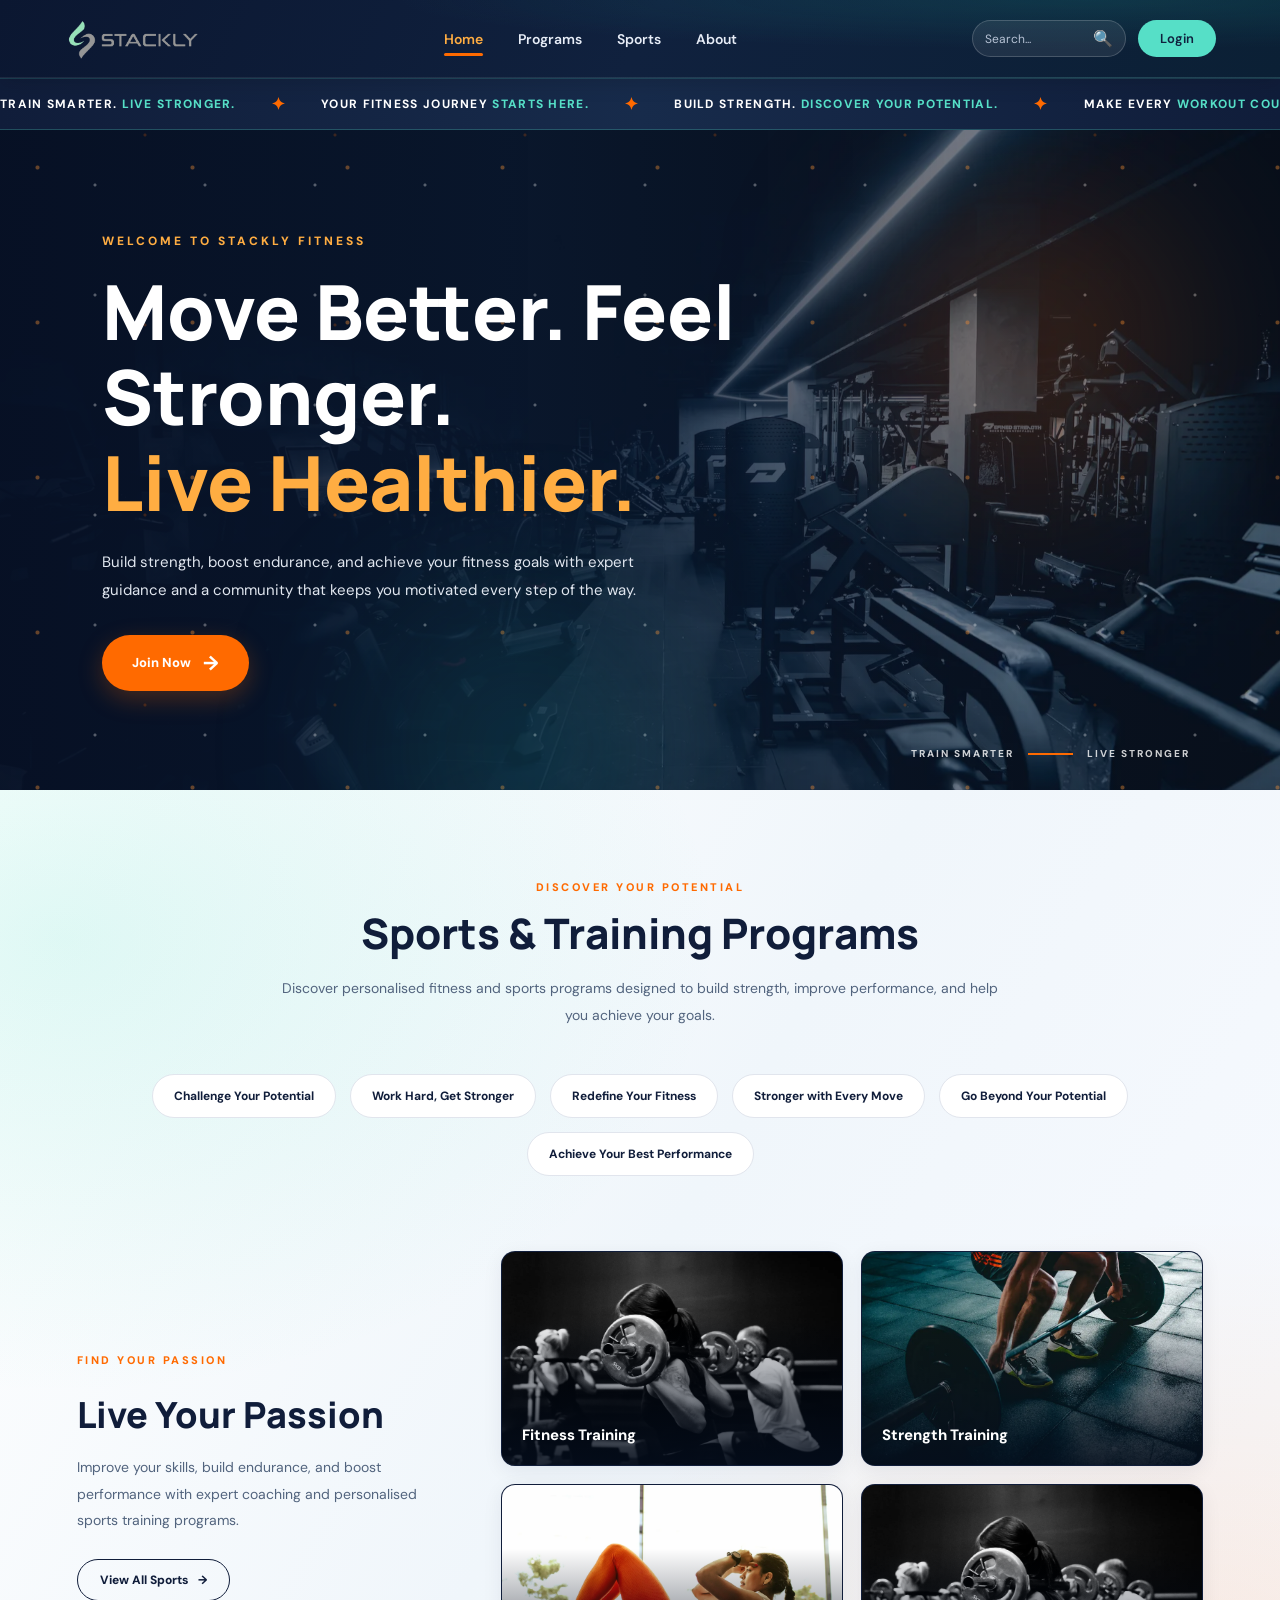
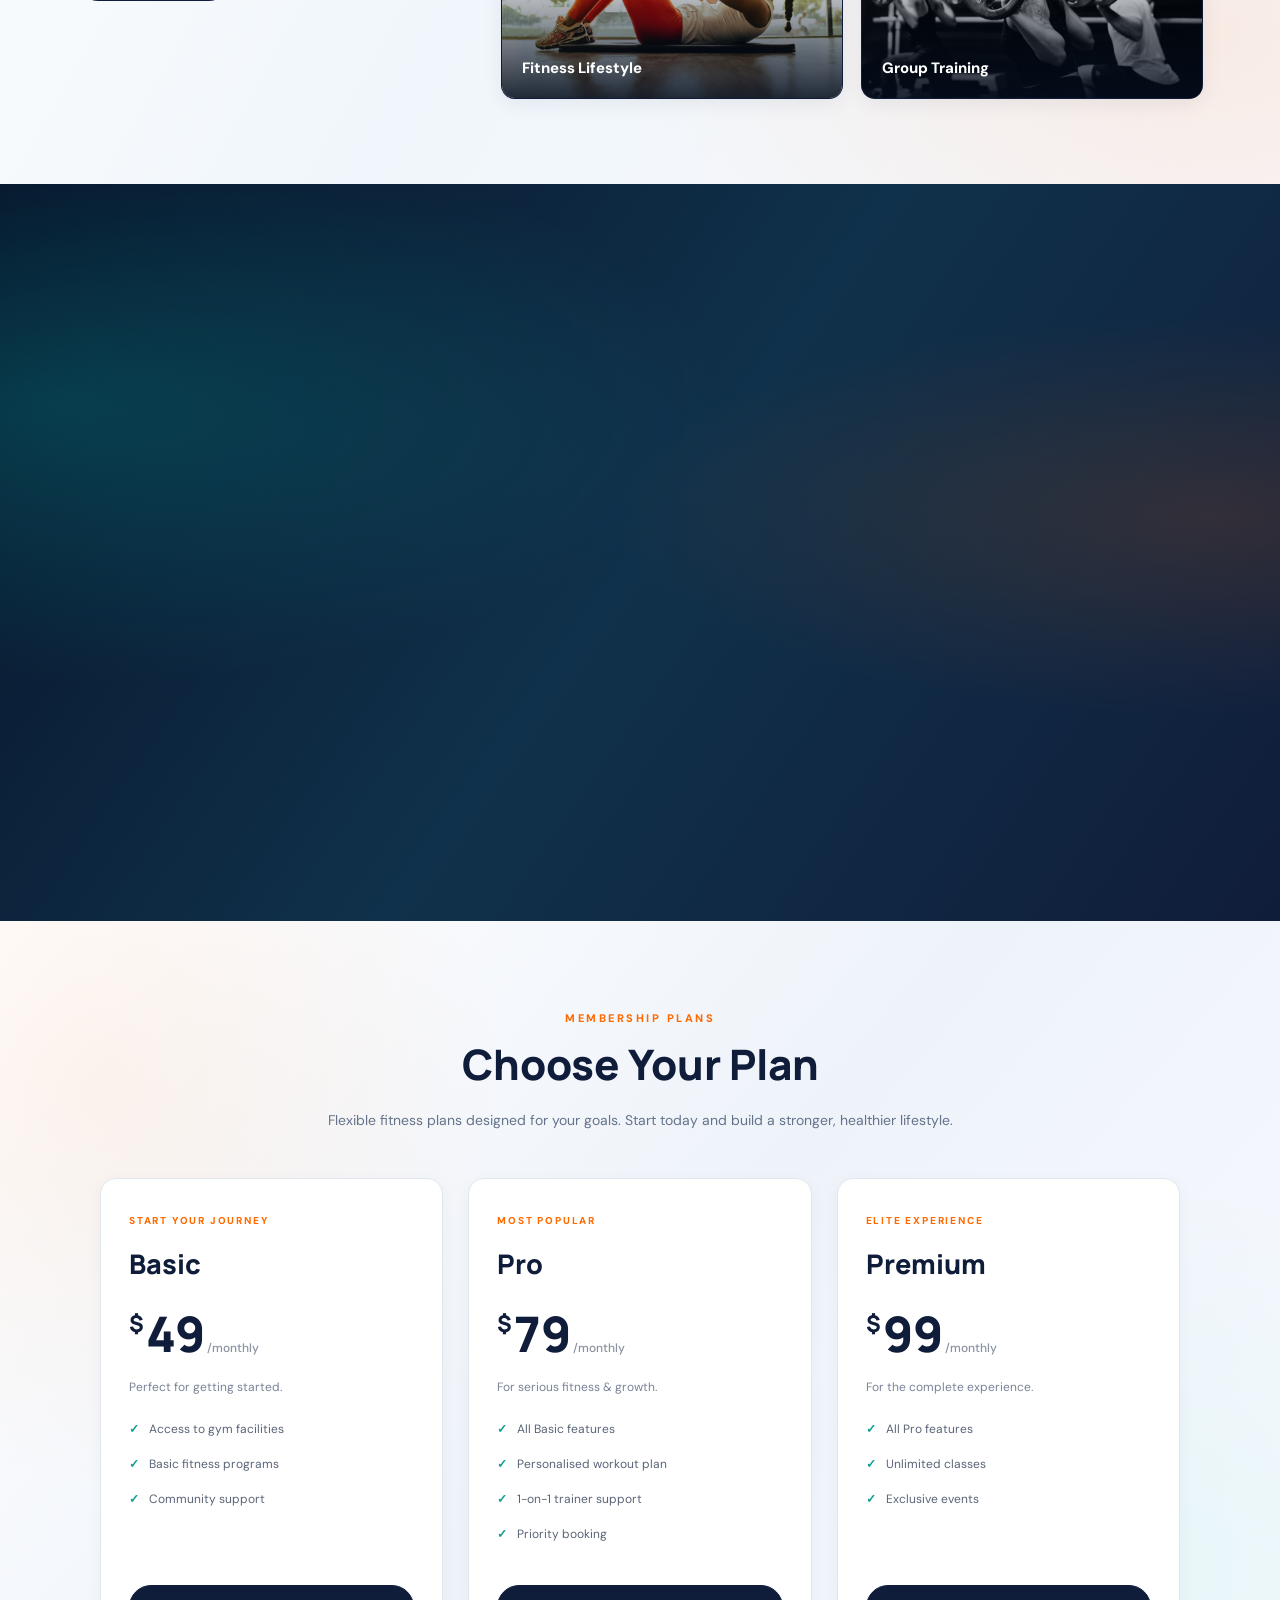
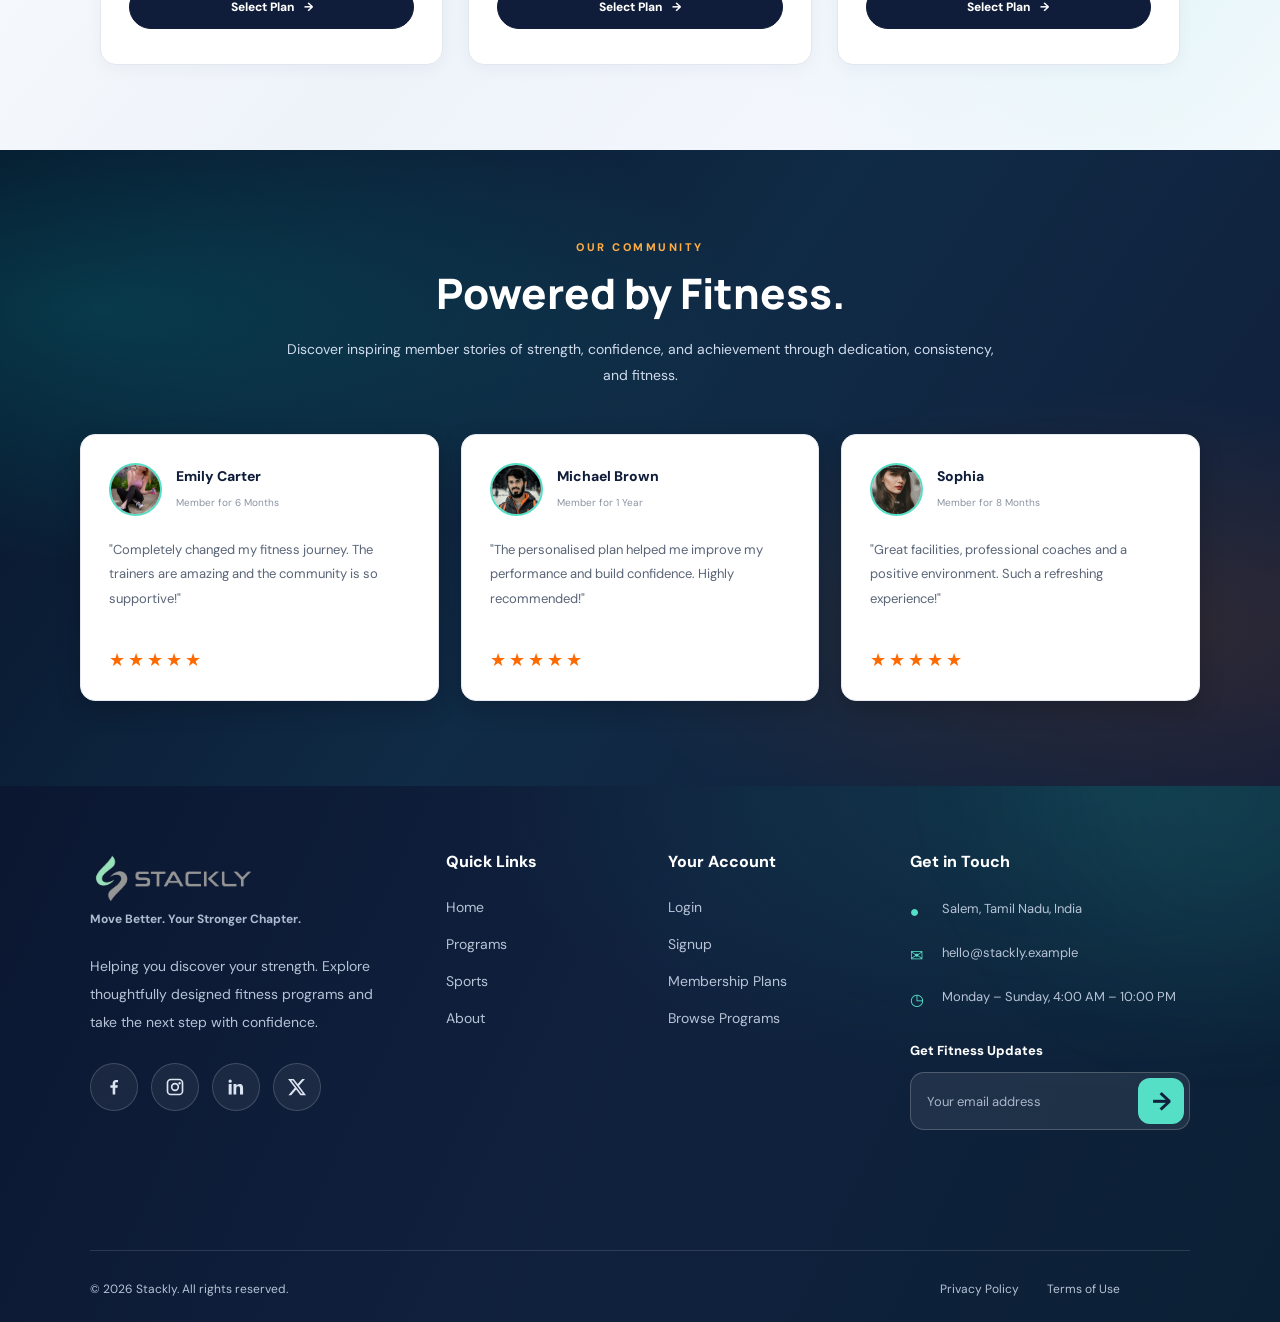
<file: index.html>
<!DOCTYPE html>
<html lang="en">

<head>

    <meta charset="UTF-8">
    <meta name="viewport" content="width=device-width, initial-scale=1.0">
    <meta name="theme-color" content="#101d3a">

    <meta
        name="description"
        content="Move Better. Feel Stronger. Live Healthier. Explore STACKLY fitness programs, expert trainers, sports and membership plans."
    >

    <title>STACKLY | Move Better. Feel Stronger.</title>

    <!-- GOOGLE FONTS -->

    <link rel="preconnect" href="https://fonts.googleapis.com">
    <link rel="preconnect" href="https://fonts.gstatic.com" crossorigin>

    <link
        href="https://fonts.googleapis.com/css2?family=DM+Sans:wght@400;500;600;700;800&family=Manrope:wght@400;500;600;700;800&display=swap"
        rel="stylesheet"
    >

    <!-- COMMON CSS -->

    <link rel="stylesheet" href="common.css">

    <!-- HOME PAGE CSS -->

    <link rel="stylesheet" href="index.css">

</head>

<body>


<!-- =====================================================
     COMMON HEADER
====================================================== -->

<div id="siteHeader"></div>


<!-- =====================================================
     HOMEPAGE ANNOUNCEMENT TICKER
====================================================== -->

<div
    class="home-announcement"
    aria-label="Stackly Fitness announcements"
>

    <div class="home-announcement-track">

        <!-- FIRST GROUP -->

        <div class="home-announcement-group">

            <span>
                TRAIN SMARTER.
                <strong>LIVE STRONGER.</strong>
            </span>

            <span class="home-ticker-divider">✦</span>

            <span>
                YOUR FITNESS JOURNEY
                <strong>STARTS HERE.</strong>
            </span>

            <span class="home-ticker-divider">✦</span>

            <span>
                BUILD STRENGTH.
                <strong>DISCOVER YOUR POTENTIAL.</strong>
            </span>

            <span class="home-ticker-divider">✦</span>

            <span>
                MAKE EVERY
                <strong>WORKOUT COUNT.</strong>
            </span>

            <span class="home-ticker-divider">✦</span>

        </div>


        <!-- DUPLICATE GROUP FOR CONTINUOUS SCROLLING -->

        <div
            class="home-announcement-group"
            aria-hidden="true"
        >

            <span>
                TRAIN SMARTER.
                <strong>LIVE STRONGER.</strong>
            </span>

            <span class="home-ticker-divider">✦</span>

            <span>
                YOUR FITNESS JOURNEY
                <strong>STARTS HERE.</strong>
            </span>

            <span class="home-ticker-divider">✦</span>

            <span>
                BUILD STRENGTH.
                <strong>DISCOVER YOUR POTENTIAL.</strong>
            </span>

            <span class="home-ticker-divider">✦</span>

            <span>
                MAKE EVERY
                <strong>WORKOUT COUNT.</strong>
            </span>

            <span class="home-ticker-divider">✦</span>

        </div>

    </div>

</div>


<main>

    <!-- =================================================
         HERO SECTION
    ================================================== -->

    <section class="home-hero" id="home">

        <!-- Background image -->

        <div class="hero-background">

            <img
                src="assets/about/about hero.webp"
                alt="Premium STACKLY fitness training environment"
                class="hero-bg-image"
            >

            <div class="hero-dark-overlay"></div>

            <div class="hero-glitter"></div>

            <div class="hero-orb hero-orb-one"></div>

            <div class="hero-orb hero-orb-two"></div>

        </div>


        <!-- Hero Content -->

        <div class="hero-content">

            <span class="hero-small-title">
                WELCOME TO STACKLY FITNESS
            </span>

            <h1>
                Move Better. Feel Stronger.
                <span>Live Healthier.</span>
            </h1>

            <p>
                Build strength, boost endurance, and achieve
                your fitness goals with expert guidance and a
                community that keeps you motivated every step
                of the way.
            </p>

            <a href="programs.html" class="stackly-btn hero-btn">

                Join Now

                <span>→</span>

            </a>

        </div>


        <!-- Hero bottom information -->

        <div class="hero-bottom-info">

            <span>TRAIN SMARTER</span>

            <span class="hero-info-line"></span>

            <span>LIVE STRONGER</span>

        </div>

    </section>


    <!-- =================================================
         SPORTS & TRAINING PROGRAMS
    ================================================== -->

    <section
        class="program-section section-padding"
        id="programs"
    >

        <div class="section-heading">

            <span class="section-label">
                DISCOVER YOUR POTENTIAL
            </span>

            <h2>
                Sports & Training Programs
            </h2>

            <p>
                Discover personalised fitness and sports
                programs designed to build strength, improve
                performance, and help you achieve your goals.
            </p>

        </div>


        <!-- Program Tags -->

        <div class="program-tags">

            <a href="programs.html">
                Challenge Your Potential
            </a>

            <a href="programs.html">
                Work Hard, Get Stronger
            </a>

            <a href="programs.html">
                Redefine Your Fitness
            </a>

            <a href="programs.html">
                Stronger with Every Move
            </a>

            <a href="programs.html">
                Go Beyond Your Potential
            </a>

            <a href="programs.html">
                Achieve Your Best Performance
            </a>

        </div>


        <!-- Passion Layout -->

        <div class="passion-layout">

            <div class="passion-description">

                <span class="section-label">
                    FIND YOUR PASSION
                </span>

                <h3>
                    Live Your Passion
                </h3>

                <p>
                    Improve your skills, build endurance, and
                    boost performance with expert coaching
                    and personalised sports training programs.
                </p>

                <a href="sports.html" class="outline-btn">

                    View All Sports

                    <span>→</span>

                </a>

            </div>


            <div class="passion-cards">


                <!-- CARD 1 -->

                <a
                    href="sports.html"
                    class="passion-card stackly-card"
                >

                    <img
                        src="assets/home/group fitness.webp"
                        alt="Modern fitness training"
                        loading="lazy"
                    >

                    <div class="image-overlay">

                        <span>Fitness Training</span>

                        <span class="card-arrow">↗</span>

                    </div>

                </a>


                <!-- CARD 2 -->

                <a
                    href="sports.html"
                    class="passion-card stackly-card"
                >

                    <img
                        src="assets/home/strength training.webp"
                        alt="Strength workout"
                        loading="lazy"
                    >

                    <div class="image-overlay">

                        <span>Strength Training</span>

                        <span class="card-arrow">↗</span>

                    </div>

                </a>


                <!-- CARD 3 -->

                <a
                    href="sports.html"
                    class="passion-card stackly-card"
                >

                    <img
                        src="assets/home/fitness lifestyle.webp"
                        alt="Personal fitness workout"
                        loading="lazy"
                    >

                    <div class="image-overlay">

                        <span>Fitness Lifestyle</span>

                        <span class="card-arrow">↗</span>

                    </div>

                </a>


                <!-- CARD 4 -->

                <a
                    href="sports.html"
                    class="passion-card stackly-card"
                >

                    <img
                        src="assets/home/group fitness.webp"
                        alt="Group fitness training"
                        loading="lazy"
                    >

                    <div class="image-overlay">

                        <span>Group Training</span>

                        <span class="card-arrow">↗</span>

                    </div>

                </a>

            </div>

        </div>

    </section>


    <!-- =================================================
         TRAIN WITH THE BEST
    ================================================== -->

    <section
        class="trainer-section section-padding"
        id="trainers"
    >

        <div class="trainer-heading">

            <div>

                <span class="section-label">
                    MEET OUR EXPERTS
                </span>

                <h2>
                    Train with the Best
                </h2>

                <p>
                    Train with expert coaches who inspire
                    progress, build confidence, and help you
                    achieve your fitness and sports goals.
                </p>

            </div>

            <a href="programs.html" class="outline-btn">

                View All Trainers

                <span>→</span>

            </a>

        </div>


        <div class="trainer-grid">


            <!-- TRAINER 1 -->

            <a
                href="programs.html"
                class="trainer-card stackly-card"
            >

                <div class="trainer-image">

                    <img
                        src="assets/home/sarah trainer.webp"
                        alt="Strength and conditioning trainer"
                        loading="lazy"
                    >

                </div>

                <div class="trainer-info">

                    <h3>Sarah Mitchell</h3>

                    <p>Strength & Conditioning</p>

                    <span>★ 4.9 (120 reviews)</span>

                </div>

            </a>


            <!-- TRAINER 2 -->

            <a
                href="programs.html"
                class="trainer-card stackly-card"
            >

                <div class="trainer-image">

                    <img
                        src="assets/home/james trainer.webp"
                        alt="Sports performance trainer"
                        loading="lazy"
                    >

                </div>

                <div class="trainer-info">

                    <h3>James Carter</h3>

                    <p>Sports Performance</p>

                    <span>★ 4.8 (104 reviews)</span>

                </div>

            </a>


            <!-- TRAINER 3 -->

            <a
                href="programs.html"
                class="trainer-card stackly-card"
            >

                <div class="trainer-image">

                    <img
                        src="assets/home/david trainer.webp"
                        alt="Professional fitness coach"
                        loading="lazy"
                    >

                </div>

                <div class="trainer-info">

                    <h3>David Wilson</h3>

                    <p>Sports Performance</p>

                    <span>★ 4.4 (100 reviews)</span>

                </div>

            </a>


            <!-- TRAINER 4 -->

            <a
                href="programs.html"
                class="trainer-card stackly-card"
            >

                <div class="trainer-image">

                    <img
                        src="assets/home/gym experts.webp"
                        alt="Personal fitness coaching"
                        loading="lazy"
                    >

                </div>

                <div class="trainer-info">

                    <h3>Fitness Experts</h3>

                    <p>Personal Coaching</p>

                    <span>★ 4.9 (98 reviews)</span>

                </div>

            </a>

        </div>

    </section>


    <!-- =================================================
         MEMBERSHIP PLANS
    ================================================== -->

    <section
        class="membership-section section-padding"
        id="membership"
    >

        <div class="membership-heading">

            <span class="section-label">
                MEMBERSHIP PLANS
            </span>

            <h2>
                Choose Your Plan
            </h2>

            <p>
                Flexible fitness plans designed for your goals.
                Start today and build a stronger, healthier
                lifestyle.
            </p>

        </div>


        <div class="membership-grid">


            <!-- BASIC PLAN -->

            <article class="membership-card stackly-card">

                <span class="plan-label">
                    START YOUR JOURNEY
                </span>

                <h3>Basic</h3>

                <div class="plan-price">

                    <span>$</span>49

                    <small>/monthly</small>

                </div>

                <p class="plan-description">
                    Perfect for getting started.
                </p>

                <ul>

                    <li>
                        <span>✓</span>
                        Access to gym facilities
                    </li>

                    <li>
                        <span>✓</span>
                        Basic fitness programs
                    </li>

                    <li>
                        <span>✓</span>
                        Community support
                    </li>

                </ul>

                <a
                    href="signup.html?plan=basic"
                    class="plan-btn"
                >

                    Select Plan

                    <span>→</span>

                </a>

            </article>


            <!-- PRO PLAN -->

            <article class="membership-card stackly-card">

                <span class="plan-label">
                    MOST POPULAR
                </span>

                <h3>Pro</h3>

                <div class="plan-price">

                    <span>$</span>79

                    <small>/monthly</small>

                </div>

                <p class="plan-description">
                    For serious fitness & growth.
                </p>

                <ul>

                    <li>
                        <span>✓</span>
                        All Basic features
                    </li>

                    <li>
                        <span>✓</span>
                        Personalised workout plan
                    </li>

                    <li>
                        <span>✓</span>
                        1-on-1 trainer support
                    </li>

                    <li>
                        <span>✓</span>
                        Priority booking
                    </li>

                </ul>

                <a
                    href="signup.html?plan=pro"
                    class="plan-btn"
                >

                    Select Plan

                    <span>→</span>

                </a>

            </article>


            <!-- PREMIUM PLAN -->

            <article class="membership-card stackly-card">

                <span class="plan-label">
                    ELITE EXPERIENCE
                </span>

                <h3>Premium</h3>

                <div class="plan-price">

                    <span>$</span>99

                    <small>/monthly</small>

                </div>

                <p class="plan-description">
                    For the complete experience.
                </p>

                <ul>

                    <li>
                        <span>✓</span>
                        All Pro features
                    </li>

                    <li>
                        <span>✓</span>
                        Unlimited classes
                    </li>

                    <li>
                        <span>✓</span>
                        Exclusive events
                    </li>

                </ul>

                <a
                    href="signup.html?plan=premium"
                    class="plan-btn"
                >

                    Select Plan

                    <span>→</span>

                </a>

            </article>

        </div>

    </section>


    <!-- =================================================
         POWERED BY FITNESS - TESTIMONIALS
    ================================================== -->

    <section
        class="testimonial-section section-padding"
        id="testimonials"
    >

        <div class="testimonial-heading">

            <span class="section-label">
                OUR COMMUNITY
            </span>

            <h2>
                Powered by Fitness.
            </h2>

            <p>
                Discover inspiring member stories of strength,
                confidence, and achievement through dedication,
                consistency, and fitness.
            </p>

        </div>


        <div class="testimonial-grid">


            <!-- TESTIMONIAL 1 -->

            <article class="testimonial-card">

                <div class="testimonial-user">

                    <img
                        src="assets/home/email image1.webp"
                        alt="Emily Carter"
                        loading="lazy"
                    >

                    <div>

                        <h3>Emily Carter</h3>

                        <span>Member for 6 Months</span>

                    </div>

                </div>

                <p>
                    "Completely changed my fitness journey.
                    The trainers are amazing and the community
                    is so supportive!"
                </p>

                <div class="testimonial-stars">
                    ★★★★★
                </div>

            </article>


            <!-- TESTIMONIAL 2 -->

            <article class="testimonial-card">

                <div class="testimonial-user">

                    <img
                        src="assets/home/email image2.webp"
                        alt="Michael Brown"
                        loading="lazy"
                    >

                    <div>

                        <h3>Michael Brown</h3>

                        <span>Member for 1 Year</span>

                    </div>

                </div>

                <p>
                    "The personalised plan helped me improve
                    my performance and build confidence.
                    Highly recommended!"
                </p>

                <div class="testimonial-stars">
                    ★★★★★
                </div>

            </article>


            <!-- TESTIMONIAL 3 -->

            <article class="testimonial-card">

                <div class="testimonial-user">

                    <img
                        src="assets/home/email image3.webp"
                        alt="Sophia"
                        loading="lazy"
                    >

                    <div>

                        <h3>Sophia</h3>

                        <span>Member for 8 Months</span>

                    </div>

                </div>

                <p>
                    "Great facilities, professional coaches
                    and a positive environment. Such a
                    refreshing experience!"
                </p>

                <div class="testimonial-stars">
                    ★★★★★
                </div>

            </article>

        </div>

    </section>

</main>


<!-- =====================================================
     COMMON FOOTER
====================================================== -->

<div id="siteFooter"></div>


<!-- =====================================================
     JAVASCRIPT
====================================================== -->

<script src="common.js"></script>

<script src="index.js"></script>


</body>

</html>
</file>
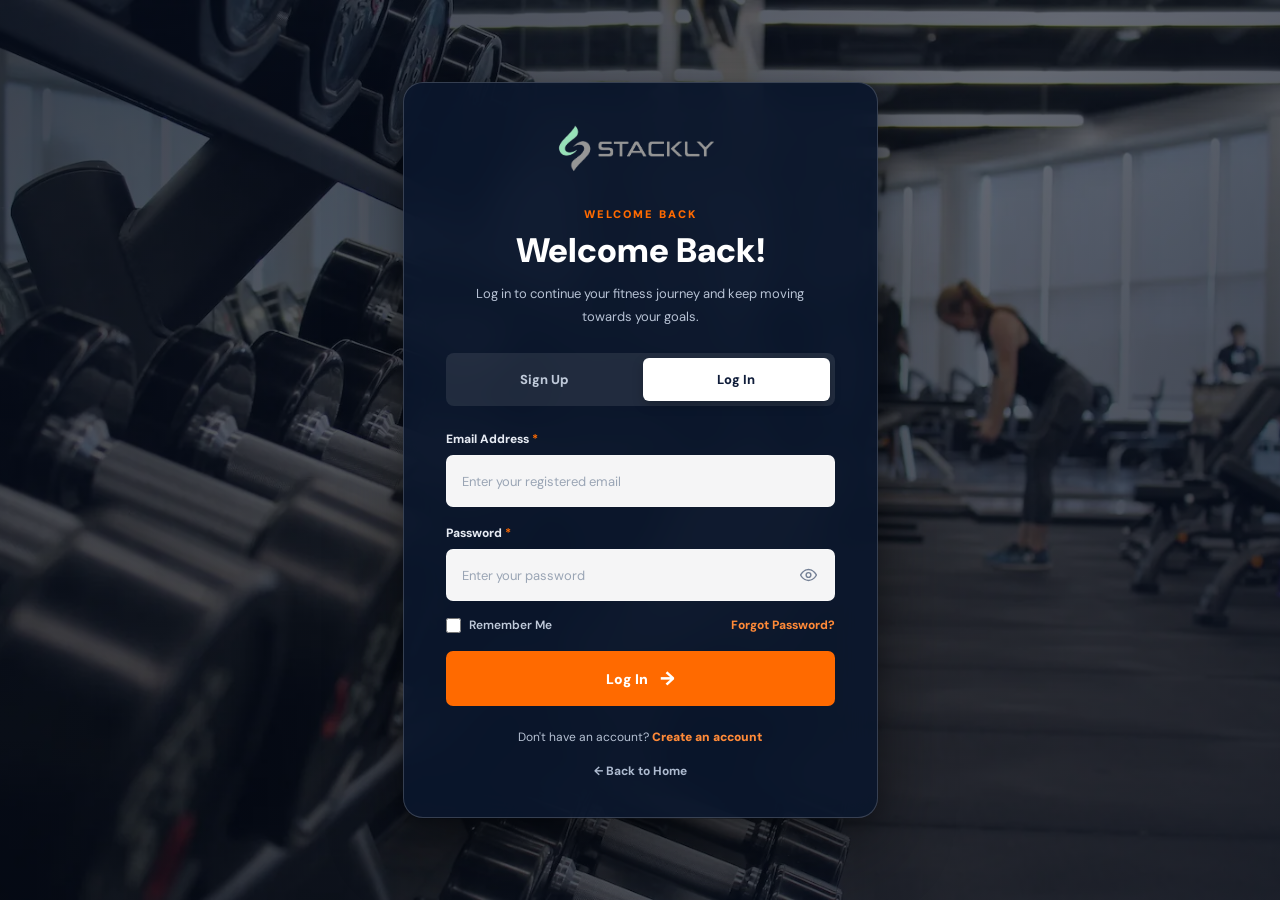
<file: login.html>
<!DOCTYPE html>

<html lang="en">

<head>
  <meta charset="UTF-8">
  <meta name="viewport" content="width=device-width, initial-scale=1.0">
  <meta name="theme-color" content="#101d3a">

<meta
name="description"
content="Log in to your Stackly Fitness account and continue your fitness journey."

>

  <title>Login | Stackly Fitness</title>

  <!-- Google Fonts -->

  <link rel="preconnect" href="https://fonts.googleapis.com">
  <link rel="preconnect" href="https://fonts.gstatic.com" crossorigin>

  <link
    href="https://fonts.googleapis.com/css2?family=DM+Sans:wght@400;500;600;700;800&family=Manrope:wght@400;500;600;700;800&display=swap"
    rel="stylesheet"
  >

  <!-- Login CSS -->

  <link rel="stylesheet" href="login.css">
</head>

<body class="auth-page login-page">

  <main class="auth-layout">


<section class="auth-form-panel">

  <div class="auth-form-inner">

    <!-- LOGO -->
    <a href="index.html" class="auth-logo">
      <img
        src="assets/stackly logo.webp"
        alt="Stackly Fitness Logo"
      >
    </a>

    <!-- FORM HEADING -->
    <div class="auth-heading">

      <span class="auth-eyebrow">WELCOME BACK</span>

      <h1>Welcome Back!</h1>

      <p>
        Log in to continue your fitness journey
        and keep moving towards your goals.
      </p>

    </div>

    <!-- LOGIN / SIGNUP SWITCH -->
    <div class="auth-switch">

      <a href="signup.html" class="auth-switch-btn">
        Sign Up
      </a>

      <a href="login.html" class="auth-switch-btn active">
        Log In
      </a>

    </div>

    <!-- LOGIN FORM -->
    <form id="loginForm" class="auth-form" novalidate>

      <!-- EMAIL -->
      <div class="auth-field">

        <label for="loginEmail">
          Email Address <span>*</span>
        </label>

        <input
          type="email"
          id="loginEmail"
          name="email"
          placeholder="Enter your registered email"
          autocomplete="email"
          required
        >

        <small
          class="auth-error"
          data-error-for="email"
        ></small>

      </div>

      <!-- PASSWORD -->
      <div class="auth-field">

        <label for="loginPassword">
          Password <span>*</span>
        </label>

        <div class="auth-password-wrap">

          <input
            type="password"
            id="loginPassword"
            name="password"
            placeholder="Enter your password"
            autocomplete="current-password"
            required
          >

          <button
            type="button"
            class="auth-toggle-password"
            data-toggle-password="loginPassword"
            aria-label="Show password"
          >

            <svg viewBox="0 0 24 24" aria-hidden="true">
              <path
                d="M2 12s3.6-7 10-7 10 7 10 7-3.6 7-10 7S2 12 2 12Z"
              />
              <circle cx="12" cy="12" r="3"/>
            </svg>

          </button>

        </div>

        <small
          class="auth-error"
          data-error-for="password"
        ></small>

      </div>

      <!-- REMEMBER ME / FORGOT PASSWORD -->
      <div class="auth-options">

        <label class="auth-remember">

          <input
            type="checkbox"
            id="rememberMe"
            name="remember"
          >

          <span>Remember Me</span>

        </label>

        <a
          href="#"
          class="auth-forgot-link"
          id="forgotPasswordLink"
        >
          Forgot Password?
        </a>

      </div>

      <!-- MESSAGE -->
      <div
        class="auth-message"
        id="loginMessage"
        role="status"
        aria-live="polite"
        hidden
      ></div>

      <!-- SUBMIT -->
      <button
        type="submit"
        class="auth-submit-btn"
        id="loginSubmit"
      >
        Log In
        <span>→</span>
      </button>

    </form>

    <!-- SIGNUP LINK -->
    <p class="auth-bottom-text">
      Don't have an account?
      <a href="signup.html">Create an account</a>
    </p>

    <!-- HOME LINK -->
    <a href="index.html" class="auth-home-link">
      ← Back to Home
    </a>

  </div>

</section>


  </main>

  <!-- LOGIN JS -->

  <script src="login.js"></script>

</body>
</html>
</file>
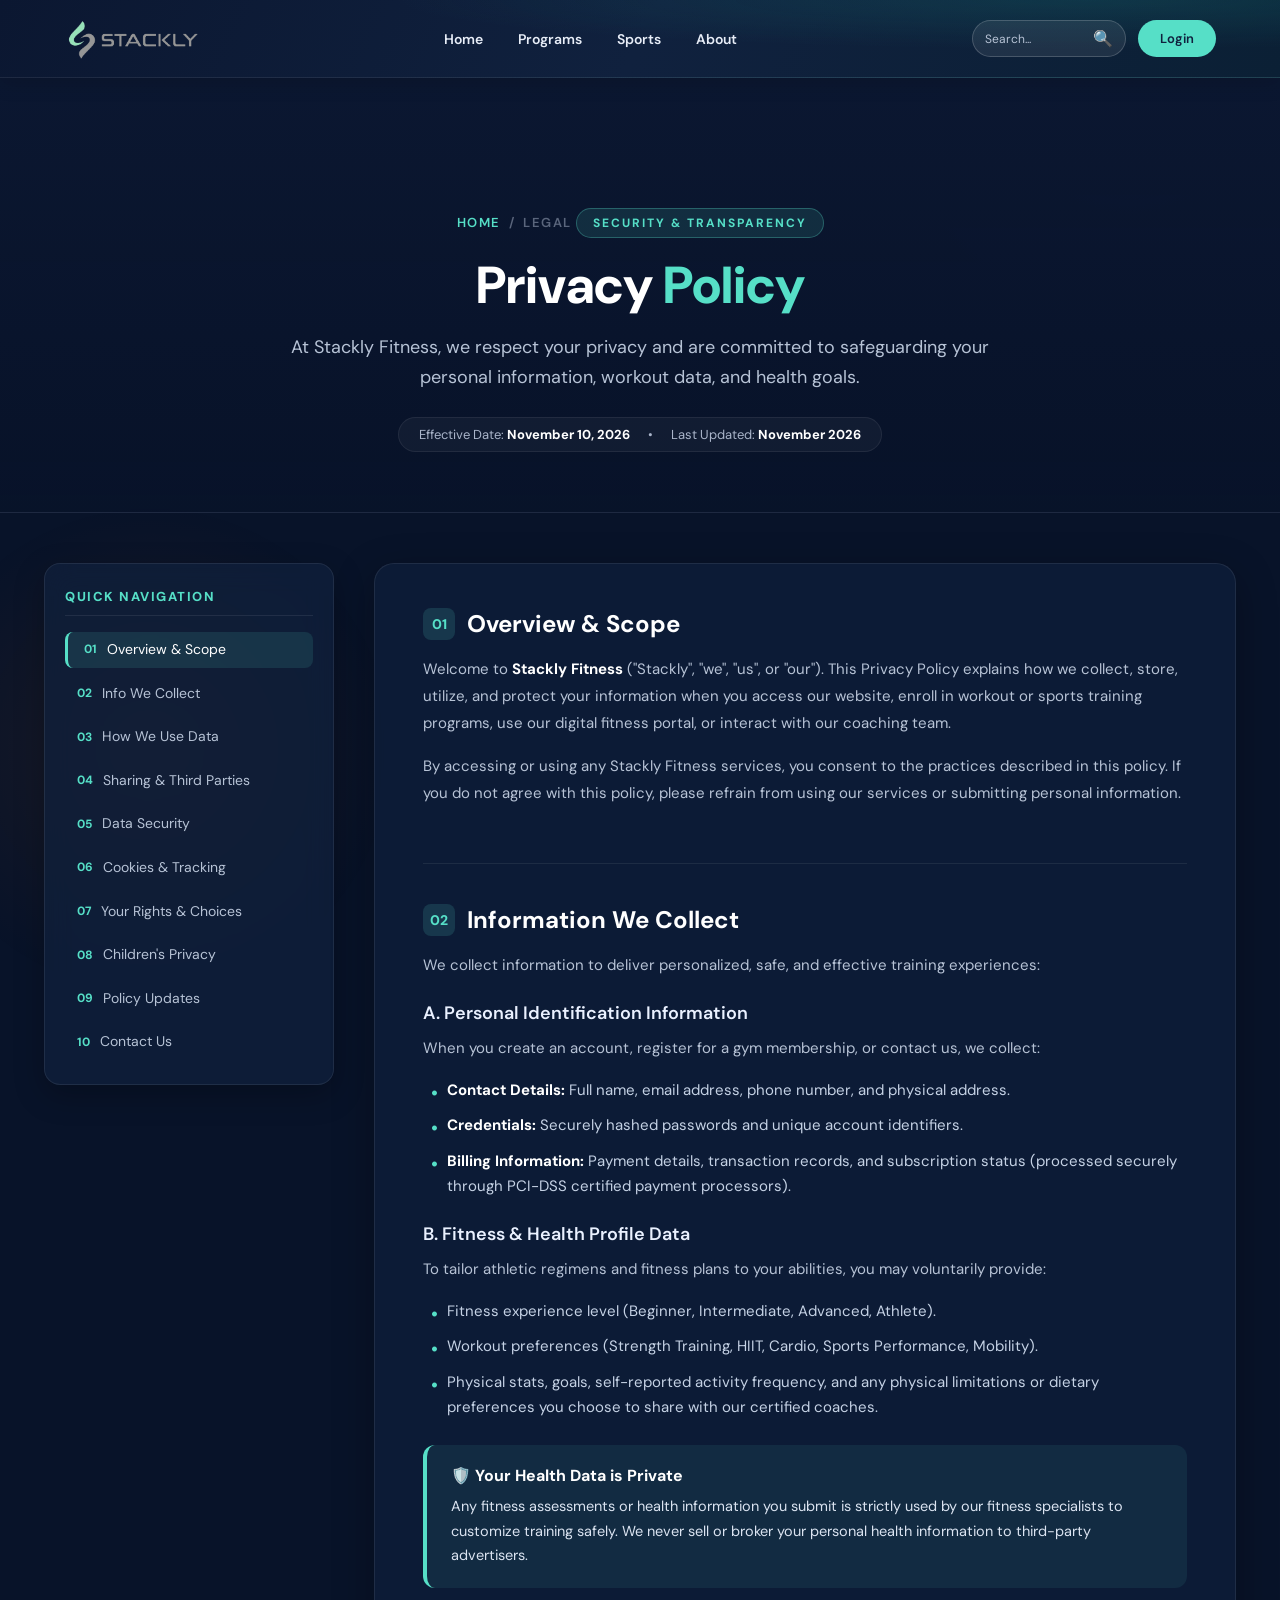
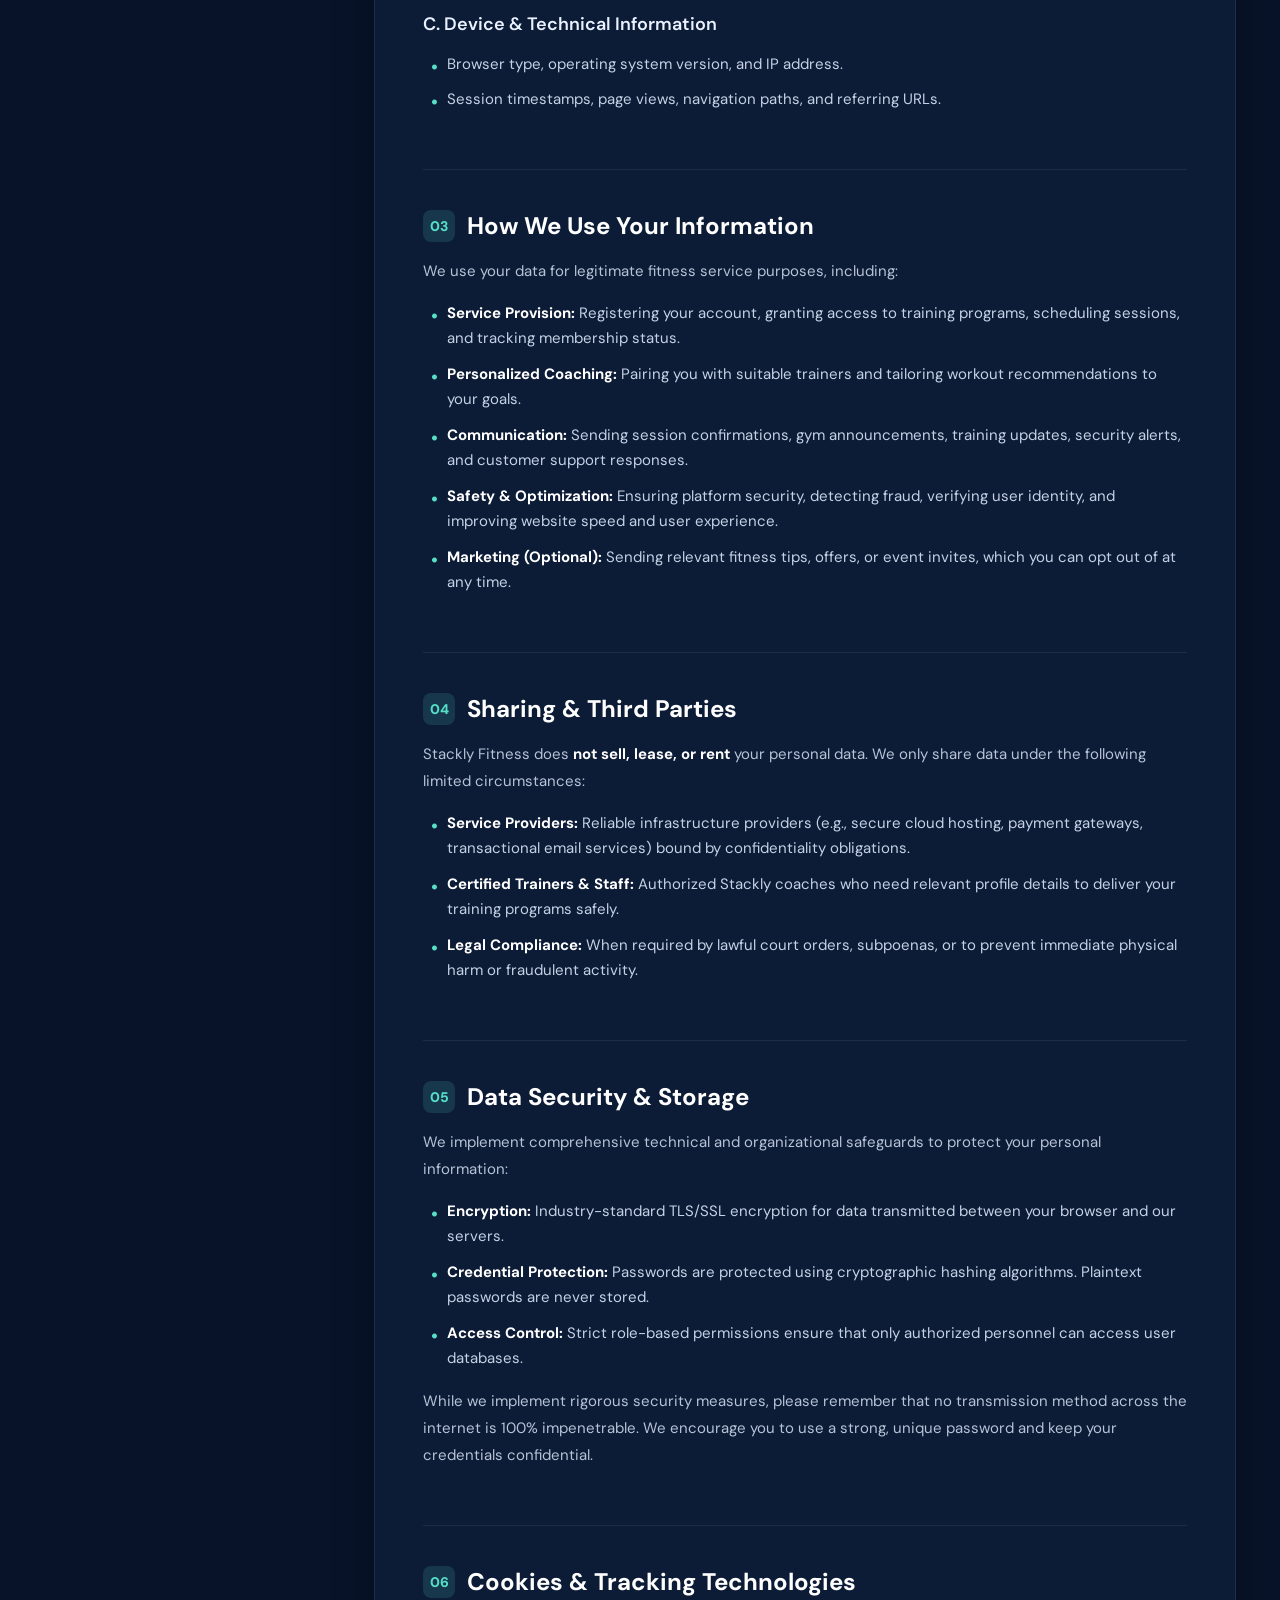
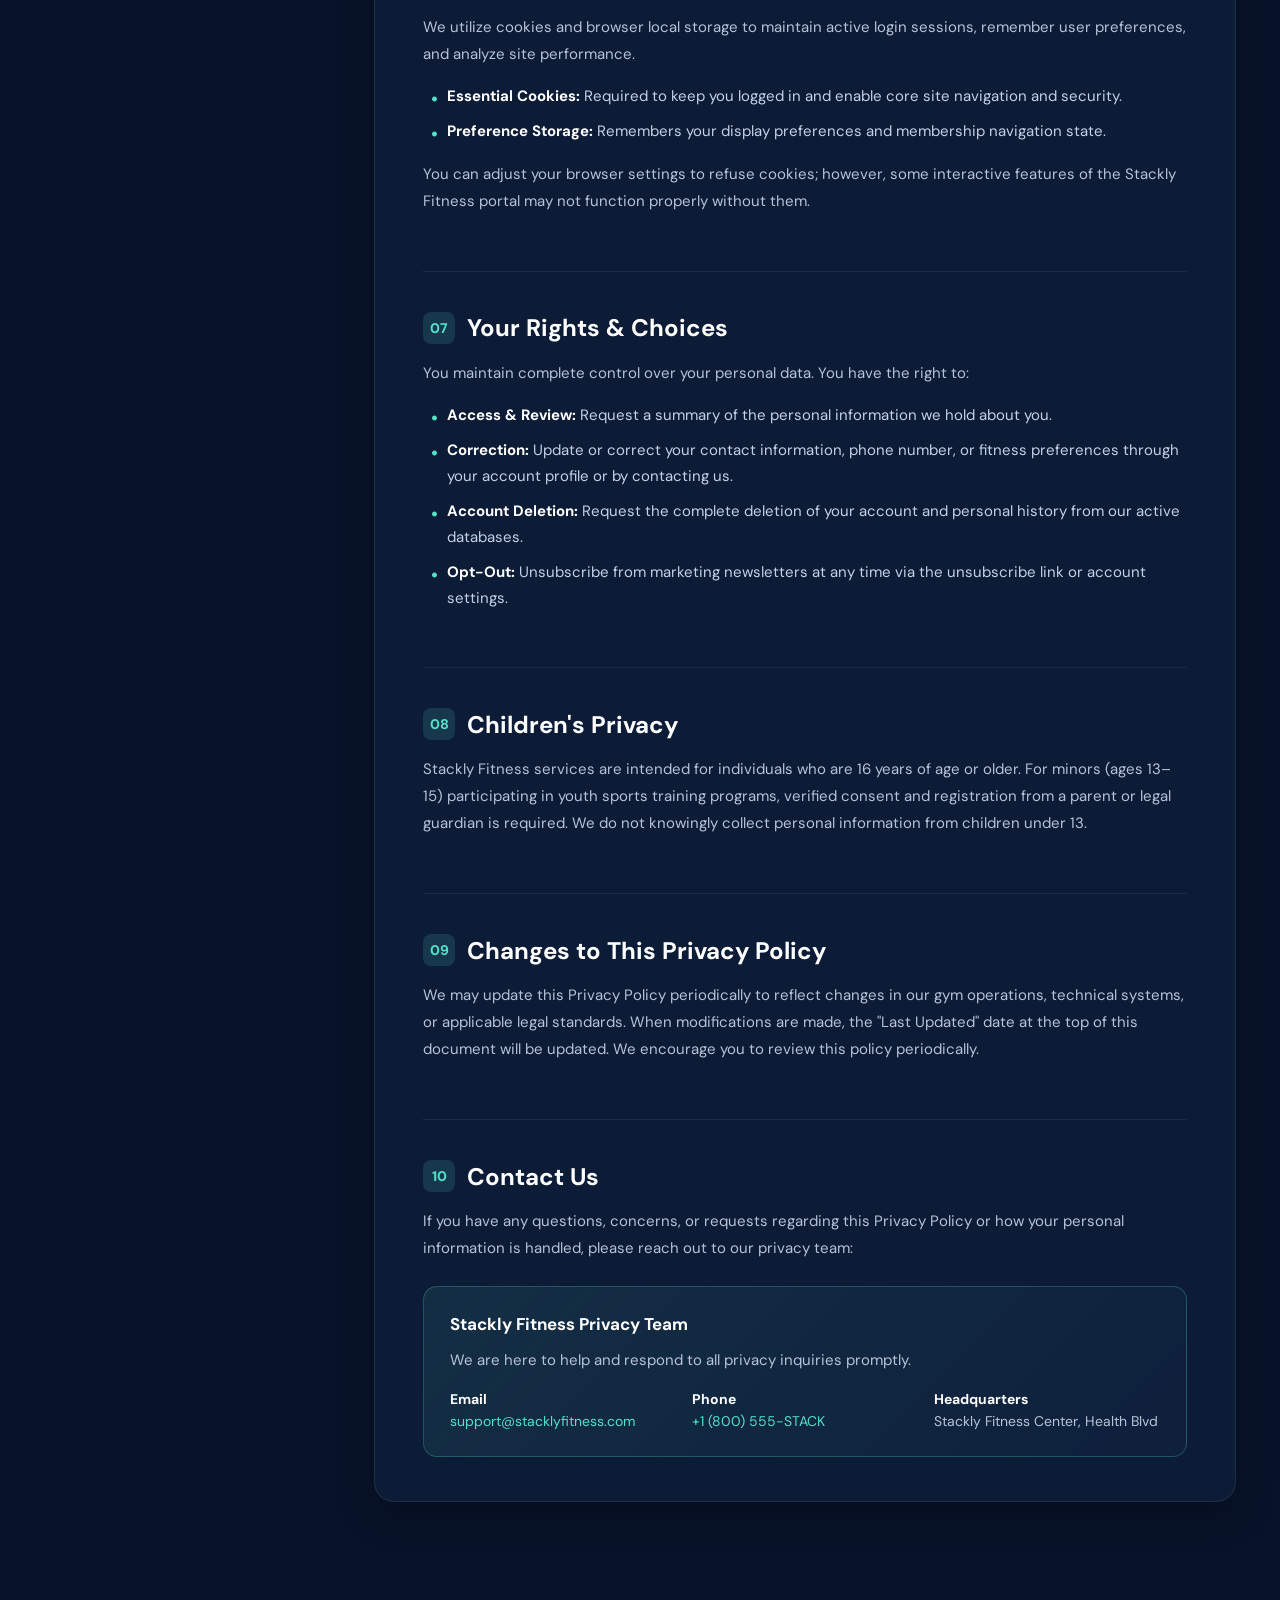
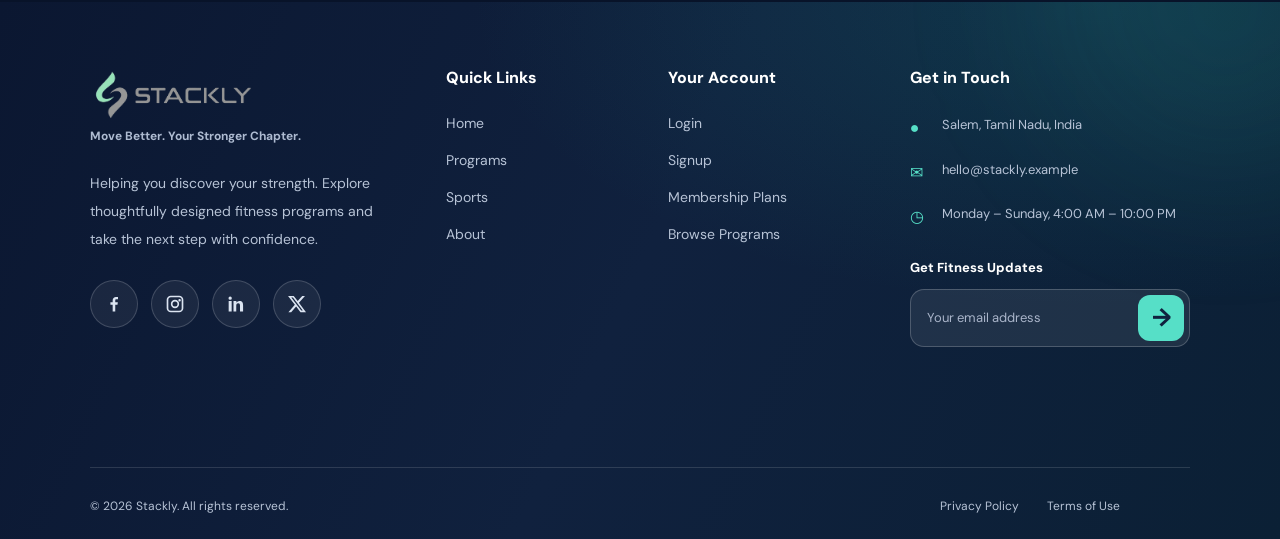
<file: privacy-policy.html>
<!DOCTYPE html>
<html lang="en">
<head>
  <meta charset="UTF-8">
  <meta name="viewport" content="width=device-width, initial-scale=1.0">
  <meta
    name="description"
    content="Read the Stackly Fitness Privacy Policy. Learn how we collect, protect, and use your personal and fitness data to provide the best health experience."
  >
  <meta name="theme-color" content="#101d3a">
  <title>Privacy Policy | Stackly Fitness</title>

  <!-- Google Fonts -->
  <link rel="preconnect" href="https://fonts.googleapis.com">
  <link rel="preconnect" href="https://fonts.gstatic.com" crossorigin>
  <link
    href="https://fonts.googleapis.com/css2?family=DM+Sans:wght@400;500;600;700;800&family=Manrope:wght@400;500;600;700;800&display=swap"
    rel="stylesheet"
  >

  <!-- Common & Legal CSS -->
  <link rel="stylesheet" href="common.css">
  <link rel="stylesheet" href="legal.css">
</head>

<body>
  <!-- COMMON HEADER (Rendered by common.js) -->
  <div id="siteHeader"></div>

  <main class="legal-page">

    <!-- HERO SECTION -->
    <header class="legal-hero">
      <div class="legal-hero-inner">
        <nav class="legal-breadcrumb" aria-label="Breadcrumb">
          <a href="index.html">Home</a>
          <span>/</span>
          <span>Legal</span>
        </nav>
        <span class="legal-badge">Security & Transparency</span>
        <h1>Privacy <span>Policy</span></h1>
        <p class="legal-intro">
          At Stackly Fitness, we respect your privacy and are committed to safeguarding your personal information, workout data, and health goals.
        </p>
        <div class="legal-meta">
          <span>Effective Date: <strong>November 10, 2026</strong></span>
          <span>•</span>
          <span>Last Updated: <strong>November 2026</strong></span>
        </div>
      </div>
    </header>

    <!-- CONTENT LAYOUT -->
    <div class="legal-main">
      <div class="legal-layout">

        <!-- TABLE OF CONTENTS -->
        <aside class="legal-sidebar" aria-label="Table of Contents">
          <h3>Quick Navigation</h3>
          <nav class="legal-toc">
            <a href="#overview"><span class="toc-num">01</span> Overview & Scope</a>
            <a href="#info-collect"><span class="toc-num">02</span> Info We Collect</a>
            <a href="#how-we-use"><span class="toc-num">03</span> How We Use Data</a>
            <a href="#data-sharing"><span class="toc-num">04</span> Sharing & Third Parties</a>
            <a href="#data-security"><span class="toc-num">05</span> Data Security</a>
            <a href="#cookies"><span class="toc-num">06</span> Cookies & Tracking</a>
            <a href="#your-rights"><span class="toc-num">07</span> Your Rights & Choices</a>
            <a href="#children"><span class="toc-num">08</span> Children's Privacy</a>
            <a href="#policy-updates"><span class="toc-num">09</span> Policy Updates</a>
            <a href="#contact"><span class="toc-num">10</span> Contact Us</a>
          </nav>
        </aside>

        <!-- ARTICLE CONTENT -->
        <article class="legal-content">

          <!-- SECTION 1 -->
          <section id="overview" class="legal-section">
            <h2><span class="sec-num">01</span> Overview & Scope</h2>
            <p>
              Welcome to <strong>Stackly Fitness</strong> ("Stackly", "we", "us", or "our"). This Privacy Policy explains how we collect, store, utilize, and protect your information when you access our website, enroll in workout or sports training programs, use our digital fitness portal, or interact with our coaching team.
            </p>
            <p>
              By accessing or using any Stackly Fitness services, you consent to the practices described in this policy. If you do not agree with this policy, please refrain from using our services or submitting personal information.
            </p>
          </section>

          <!-- SECTION 2 -->
          <section id="info-collect" class="legal-section">
            <h2><span class="sec-num">02</span> Information We Collect</h2>
            <p>
              We collect information to deliver personalized, safe, and effective training experiences:
            </p>

            <h3>A. Personal Identification Information</h3>
            <p>
              When you create an account, register for a gym membership, or contact us, we collect:
            </p>
            <ul>
              <li><strong>Contact Details:</strong> Full name, email address, phone number, and physical address.</li>
              <li><strong>Credentials:</strong> Securely hashed passwords and unique account identifiers.</li>
              <li><strong>Billing Information:</strong> Payment details, transaction records, and subscription status (processed securely through PCI-DSS certified payment processors).</li>
            </ul>

            <h3>B. Fitness & Health Profile Data</h3>
            <p>
              To tailor athletic regimens and fitness plans to your abilities, you may voluntarily provide:
            </p>
            <ul>
              <li>Fitness experience level (Beginner, Intermediate, Advanced, Athlete).</li>
              <li>Workout preferences (Strength Training, HIIT, Cardio, Sports Performance, Mobility).</li>
              <li>Physical stats, goals, self-reported activity frequency, and any physical limitations or dietary preferences you choose to share with our certified coaches.</li>
            </ul>

            <div class="legal-callout">
              <h4>🛡️ Your Health Data is Private</h4>
              <p>
                Any fitness assessments or health information you submit is strictly used by our fitness specialists to customize training safely. We never sell or broker your personal health information to third-party advertisers.
              </p>
            </div>

            <h3>C. Device & Technical Information</h3>
            <ul>
              <li>Browser type, operating system version, and IP address.</li>
              <li>Session timestamps, page views, navigation paths, and referring URLs.</li>
            </ul>
          </section>

          <!-- SECTION 3 -->
          <section id="how-we-use" class="legal-section">
            <h2><span class="sec-num">03</span> How We Use Your Information</h2>
            <p>We use your data for legitimate fitness service purposes, including:</p>
            <ul>
              <li><strong>Service Provision:</strong> Registering your account, granting access to training programs, scheduling sessions, and tracking membership status.</li>
              <li><strong>Personalized Coaching:</strong> Pairing you with suitable trainers and tailoring workout recommendations to your goals.</li>
              <li><strong>Communication:</strong> Sending session confirmations, gym announcements, training updates, security alerts, and customer support responses.</li>
              <li><strong>Safety & Optimization:</strong> Ensuring platform security, detecting fraud, verifying user identity, and improving website speed and user experience.</li>
              <li><strong>Marketing (Optional):</strong> Sending relevant fitness tips, offers, or event invites, which you can opt out of at any time.</li>
            </ul>
          </section>

          <!-- SECTION 4 -->
          <section id="data-sharing" class="legal-section">
            <h2><span class="sec-num">04</span> Sharing & Third Parties</h2>
            <p>
              Stackly Fitness does <strong>not sell, lease, or rent</strong> your personal data. We only share data under the following limited circumstances:
            </p>
            <ul>
              <li><strong>Service Providers:</strong> Reliable infrastructure providers (e.g., secure cloud hosting, payment gateways, transactional email services) bound by confidentiality obligations.</li>
              <li><strong>Certified Trainers & Staff:</strong> Authorized Stackly coaches who need relevant profile details to deliver your training programs safely.</li>
              <li><strong>Legal Compliance:</strong> When required by lawful court orders, subpoenas, or to prevent immediate physical harm or fraudulent activity.</li>
            </ul>
          </section>

          <!-- SECTION 5 -->
          <section id="data-security" class="legal-section">
            <h2><span class="sec-num">05</span> Data Security & Storage</h2>
            <p>
              We implement comprehensive technical and organizational safeguards to protect your personal information:
            </p>
            <ul>
              <li><strong>Encryption:</strong> Industry-standard TLS/SSL encryption for data transmitted between your browser and our servers.</li>
              <li><strong>Credential Protection:</strong> Passwords are protected using cryptographic hashing algorithms. Plaintext passwords are never stored.</li>
              <li><strong>Access Control:</strong> Strict role-based permissions ensure that only authorized personnel can access user databases.</li>
            </ul>
            <p>
              While we implement rigorous security measures, please remember that no transmission method across the internet is 100% impenetrable. We encourage you to use a strong, unique password and keep your credentials confidential.
            </p>
          </section>

          <!-- SECTION 6 -->
          <section id="cookies" class="legal-section">
            <h2><span class="sec-num">06</span> Cookies & Tracking Technologies</h2>
            <p>
              We utilize cookies and browser local storage to maintain active login sessions, remember user preferences, and analyze site performance.
            </p>
            <ul>
              <li><strong>Essential Cookies:</strong> Required to keep you logged in and enable core site navigation and security.</li>
              <li><strong>Preference Storage:</strong> Remembers your display preferences and membership navigation state.</li>
            </ul>
            <p>
              You can adjust your browser settings to refuse cookies; however, some interactive features of the Stackly Fitness portal may not function properly without them.
            </p>
          </section>

          <!-- SECTION 7 -->
          <section id="your-rights" class="legal-section">
            <h2><span class="sec-num">07</span> Your Rights & Choices</h2>
            <p>
              You maintain complete control over your personal data. You have the right to:
            </p>
            <ul>
              <li><strong>Access & Review:</strong> Request a summary of the personal information we hold about you.</li>
              <li><strong>Correction:</strong> Update or correct your contact information, phone number, or fitness preferences through your account profile or by contacting us.</li>
              <li><strong>Account Deletion:</strong> Request the complete deletion of your account and personal history from our active databases.</li>
              <li><strong>Opt-Out:</strong> Unsubscribe from marketing newsletters at any time via the unsubscribe link or account settings.</li>
            </ul>
          </section>

          <!-- SECTION 8 -->
          <section id="children" class="legal-section">
            <h2><span class="sec-num">08</span> Children's Privacy</h2>
            <p>
              Stackly Fitness services are intended for individuals who are 16 years of age or older. For minors (ages 13–15) participating in youth sports training programs, verified consent and registration from a parent or legal guardian is required. We do not knowingly collect personal information from children under 13.
            </p>
          </section>

          <!-- SECTION 9 -->
          <section id="policy-updates" class="legal-section">
            <h2><span class="sec-num">09</span> Changes to This Privacy Policy</h2>
            <p>
              We may update this Privacy Policy periodically to reflect changes in our gym operations, technical systems, or applicable legal standards. When modifications are made, the "Last Updated" date at the top of this document will be updated. We encourage you to review this policy periodically.
            </p>
          </section>

          <!-- SECTION 10 -->
          <section id="contact" class="legal-section">
            <h2><span class="sec-num">10</span> Contact Us</h2>
            <p>
              If you have any questions, concerns, or requests regarding this Privacy Policy or how your personal information is handled, please reach out to our privacy team:
            </p>

            <div class="legal-contact-card">
              <h4>Stackly Fitness Privacy Team</h4>
              <p>We are here to help and respond to all privacy inquiries promptly.</p>
              <div class="legal-contact-grid">
                <div class="legal-contact-item">
                  <strong>Email</strong>
                  <a href="mailto:support@stacklyfitness.com">support@stacklyfitness.com</a>
                </div>
                <div class="legal-contact-item">
                  <strong>Phone</strong>
                  <a href="tel:+1234567890">+1 (800) 555-STACK</a>
                </div>
                <div class="legal-contact-item">
                  <strong>Headquarters</strong>
                  <span>Stackly Fitness Center, Health Blvd</span>
                </div>
              </div>
            </div>
          </section>

        </article>

      </div>
    </div>
  </main>

  <!-- COMMON FOOTER (Rendered by common.js) -->
  <div id="siteFooter"></div>

  <!-- Common Script -->
  <script src="common.js"></script>

  <!-- Table of Contents Active Link Highlighter -->
  <script>
    document.addEventListener("DOMContentLoaded", () => {
      const tocLinks = document.querySelectorAll(".legal-toc a");
      const sections = document.querySelectorAll(".legal-section");

      function updateActiveToc() {
        let current = "";
        const scrollPosition = window.scrollY + 140;

        sections.forEach(section => {
          const sectionTop = section.offsetTop;
          if (scrollPosition >= sectionTop) {
            current = section.getAttribute("id");
          }
        });

        tocLinks.forEach(link => {
          link.classList.remove("active");
          if (link.getAttribute("href") === "#" + current) {
            link.classList.add("active");
          }
        });
      }

      window.addEventListener("scroll", updateActiveToc, { passive: true });
      updateActiveToc();
    });
  </script>
</body>
</html>
</file>
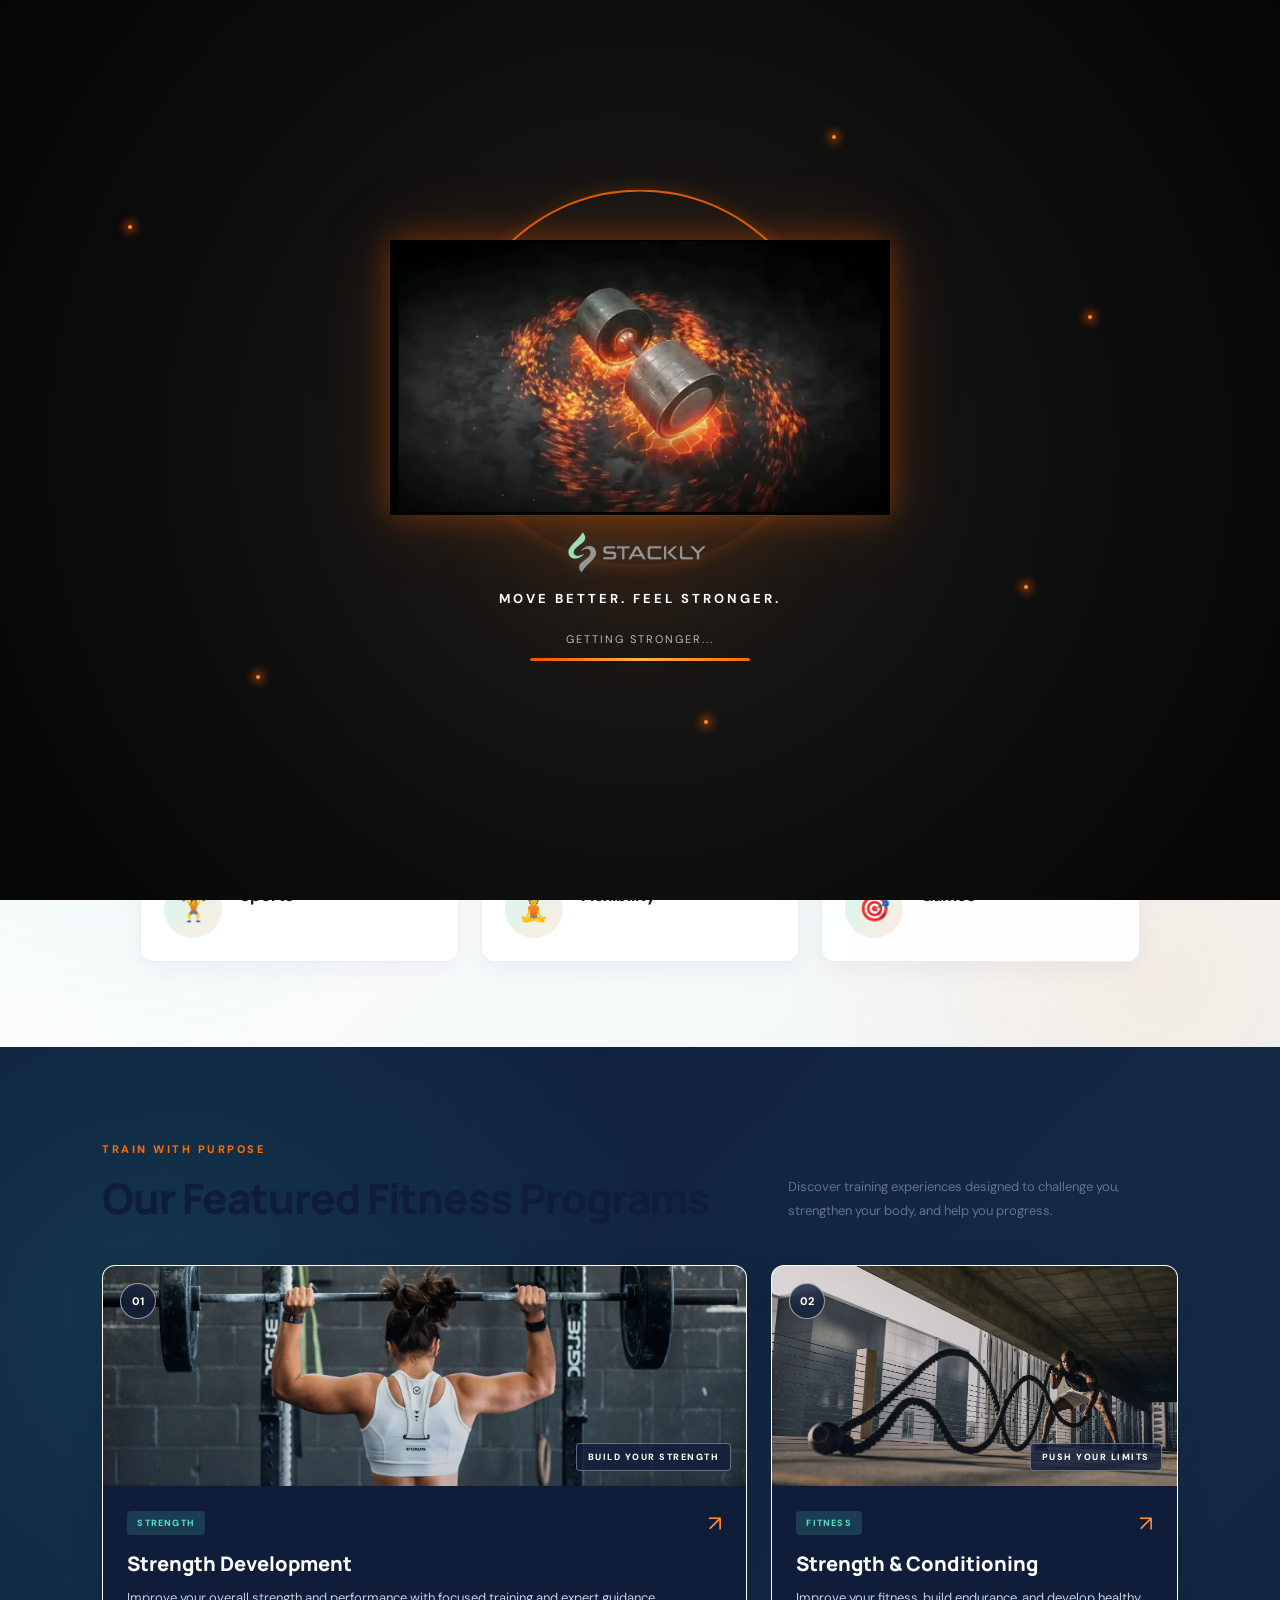
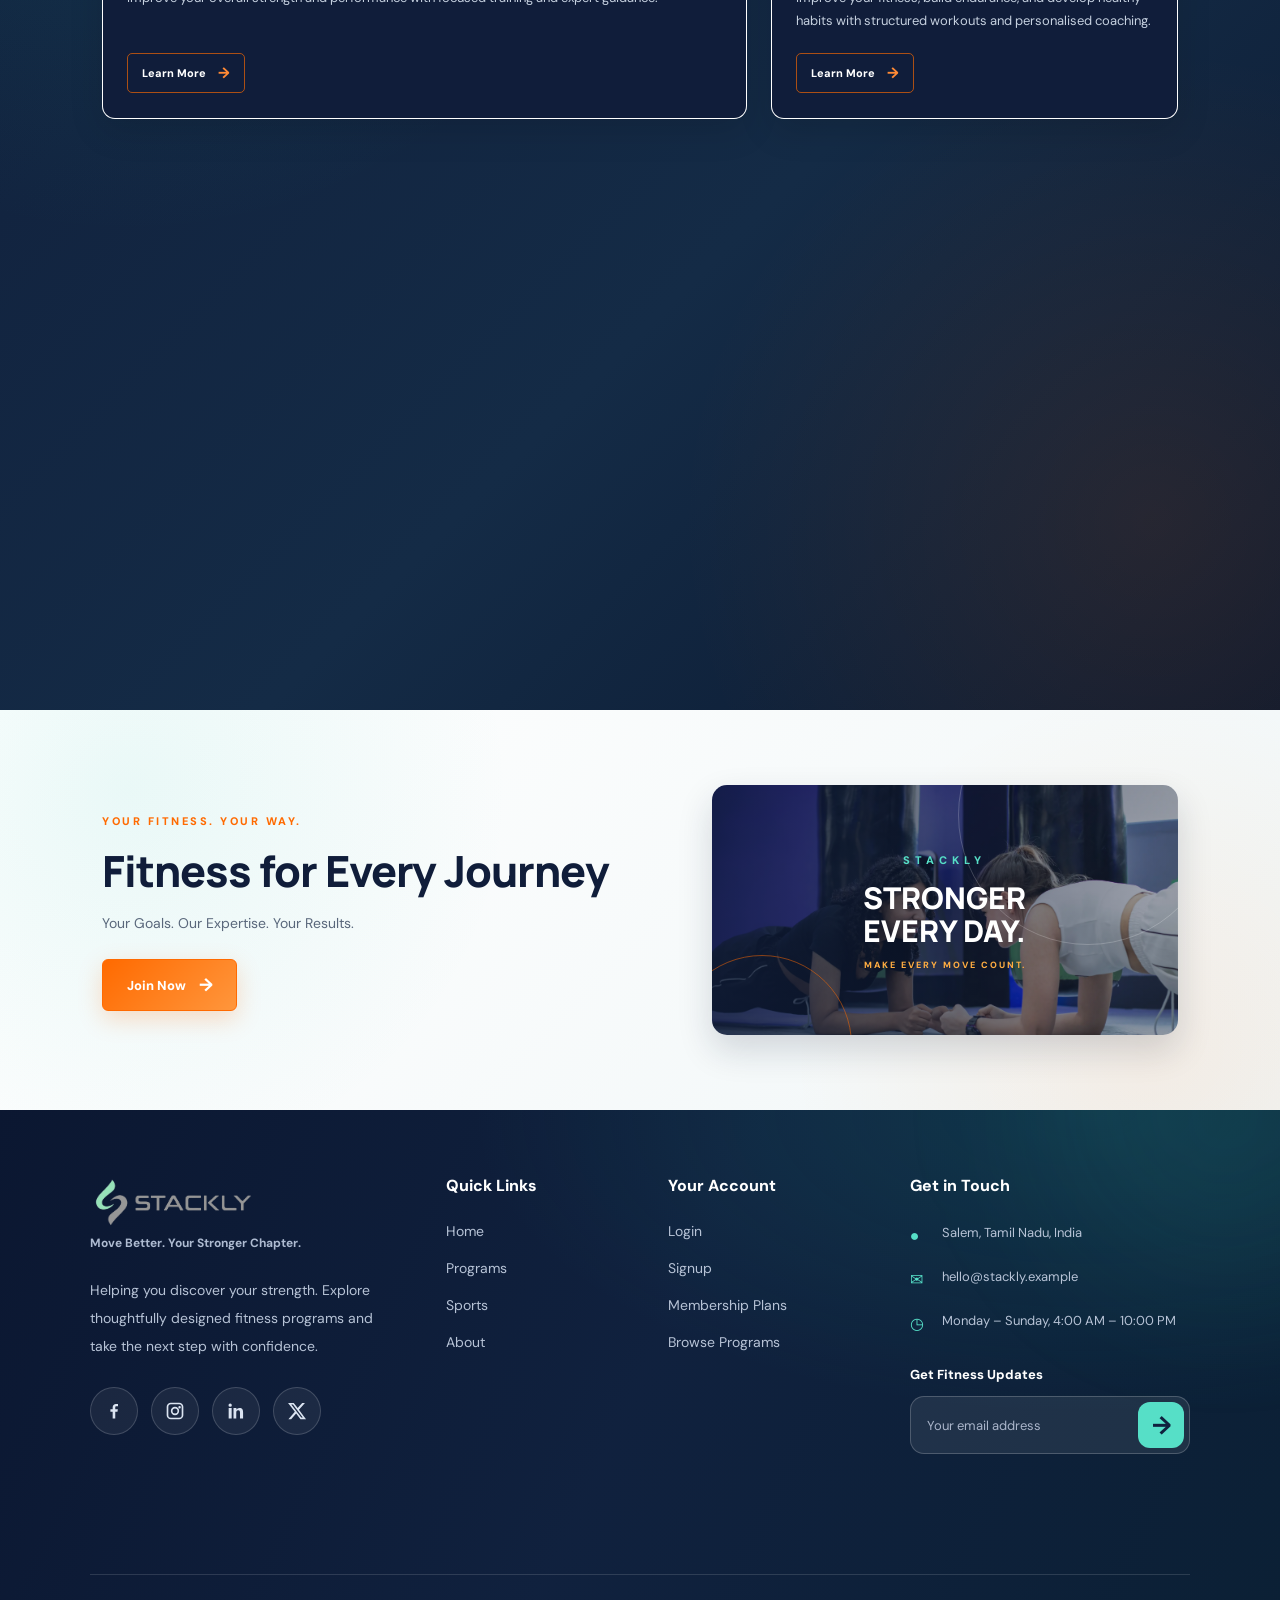
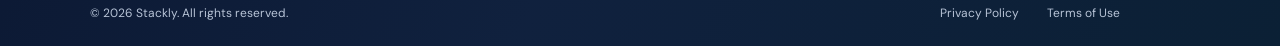
<file: programs.html>
<!DOCTYPE html>
<html lang="en">

<head>
  <meta charset="UTF-8">
  <meta name="viewport" content="width=device-width, initial-scale=1.0">

  <meta
    name="description"
    content="Explore Stackly fitness programs designed to help you build strength, improve flexibility and achieve your fitness goals."
  >

  <meta name="theme-color" content="#101d3a">

  <title>Programs | Stackly Fitness</title>

  <!-- Google Fonts -->
  <link rel="preconnect" href="https://fonts.googleapis.com">
  <link rel="preconnect" href="https://fonts.gstatic.com" crossorigin>

  <link
    href="https://fonts.googleapis.com/css2?family=DM+Sans:wght@400;500;600;700;800&family=Manrope:wght@400;500;600;700;800&display=swap"
    rel="stylesheet"
  >

  <!-- Common CSS -->
  <link rel="stylesheet" href="common.css">

  <!-- Programs CSS -->
  <link rel="stylesheet" href="programs.css">
</head>

<body>

  <!-- COMMON PRELOADER -->
  <!-- Existing common.js handles the shared preloader -->

  <!-- COMMON HEADER -->
  <div id="siteHeader"></div>


  <main class="programs-page">

    <!-- =========================================
         HERO SECTION
    ========================================== -->

    <section class="programs-hero">

      <div class="programs-hero-bg"></div>
      <div class="programs-hero-overlay"></div>

      <div class="programs-hero-content reveal">

        <span class="section-eyebrow">
          TRAIN SMARTER. GET STRONGER.
        </span>

        <h1>
          Personalised Training,
          <span>Better Results</span>
        </h1>

        <p>
          Take your fitness journey further with effective workouts,
          professional guidance, and support that keeps you moving forward.
        </p>

        <a href="signup.html" class="program-btn">
          Join Now
          <span aria-hidden="true">→</span>
        </a>

      </div>

      <div class="hero-decoration hero-decoration-one"></div>
      <div class="hero-decoration hero-decoration-two"></div>

      <div class="programs-hero-bottom">
        <span>MOVE WITH PURPOSE</span>
        <span>01 / 04</span>
      </div>

    </section>


    <!-- =========================================
         FITNESS CATEGORIES
    ========================================== -->

    <section class="program-categories section-light">

      <div class="categories-heading reveal">

        <span class="section-eyebrow">
          FIND YOUR FOCUS
        </span>

        <h2>
          Explore Your Fitness Journey
        </h2>

        <p>
          Explore tailored fitness programs that match your goals,
          abilities, and lifestyle, helping you build strength and
          achieve lasting progress.
        </p>

      </div>


      <div class="category-grid">

        <a href="#featured-programs" class="category-item reveal">

          <div class="category-icon">
            <span>🏋️</span>
          </div>

          <div class="category-info">
            <h3>Sports</h3>
            <span>Explore programs →</span>
          </div>

        </a>


        <a href="#featured-programs" class="category-item reveal">

          <div class="category-icon">
            <span>🧘</span>
          </div>

          <div class="category-info">
            <h3>Flexibility</h3>
            <span>Explore programs →</span>
          </div>

        </a>


        <a href="#featured-programs" class="category-item reveal">

          <div class="category-icon">
            <span>🎯</span>
          </div>

          <div class="category-info">
            <h3>Games</h3>
            <span>Explore programs →</span>
          </div>

        </a>

      </div>

    </section>


    <!-- =========================================
         FEATURED FITNESS PROGRAMS
    ========================================== -->

    <section class="featured-programs section-dark" id="featured-programs">

      <div class="section-heading reveal">

        <div>
          <span class="section-eyebrow">
            TRAIN WITH PURPOSE
          </span>

          <h2>
            Our Featured Fitness Programs
          </h2>
        </div>

        <p>
          Discover training experiences designed to challenge you,
          strengthen your body, and help you progress.
        </p>

      </div>


      <div class="featured-program-grid">


        <!-- PROGRAM 01 -->

        <article class="program-card program-card-large reveal">

          <div class="program-card-image strength-image">

            <span class="program-number">01</span>

            <span class="program-image-label">
              BUILD YOUR STRENGTH
            </span>

          </div>

          <div class="program-card-content">

            <div class="program-card-top">
              <span class="program-tag">STRENGTH</span>
              <span class="program-arrow">↗</span>
            </div>

            <h3>Strength Development</h3>

            <p>
              Improve your overall strength and performance with
              focused training and expert guidance.
            </p>

            <a href="signup.html" class="learn-more-btn">
              Learn More
              <span>→</span>
            </a>

          </div>

        </article>


        <!-- PROGRAM 02 -->

        <article class="program-card program-card-large reveal">

          <div class="program-card-image conditioning-image">

            <span class="program-number">02</span>

            <span class="program-image-label">
              PUSH YOUR LIMITS
            </span>

          </div>

          <div class="program-card-content">

            <div class="program-card-top">
              <span class="program-tag">FITNESS</span>
              <span class="program-arrow">↗</span>
            </div>

            <h3>Strength &amp; Conditioning</h3>

            <p>
              Improve your fitness, build endurance, and develop
              healthy habits with structured workouts and
              personalised coaching.
            </p>

            <a href="signup.html" class="learn-more-btn">
              Learn More
              <span>→</span>
            </a>

          </div>

        </article>


        <!-- PROGRAM 03 -->

        <article class="program-card program-card-bottom reveal">

          <div class="program-card-image athletic-image">

            <span class="program-number">03</span>

            <span class="program-image-label">
              MOVE WITH POWER
            </span>

          </div>

          <div class="program-card-content">

            <div class="program-card-top">
              <span class="program-tag">PERFORMANCE</span>
              <span class="program-arrow">↗</span>
            </div>

            <h3>Athletic Power Training</h3>

            <p>
              Develop explosive power, improve athletic performance,
              and build strength with specialised training designed
              to elevate your capabilities.
            </p>

            <a href="signup.html" class="learn-more-btn">
              Learn More
              <span>→</span>
            </a>

          </div>

        </article>


        <!-- PROGRAM 04 -->

        <article class="program-card program-card-bottom reveal">

          <div class="program-card-image stretching-image">

            <span class="program-number">04</span>

            <span class="program-image-label">
              STRETCH. RECOVER. GROW.
            </span>

          </div>

          <div class="program-card-content">

            <div class="program-card-top">
              <span class="program-tag">FLEXIBILITY</span>
              <span class="program-arrow">↗</span>
            </div>

            <h3>Complete Body Stretching</h3>

            <p>
              Enhance flexibility, increase mobility, and support
              overall wellness through guided stretching sessions
              that promote better movement and recovery.
            </p>

            <a href="signup.html" class="learn-more-btn">
              Learn More
              <span>→</span>
            </a>

          </div>

        </article>

      </div>

    </section>


    <!-- =========================================
         BOTTOM CTA SECTION
    ========================================== -->

    <section class="program-cta section-light">

      <div class="program-cta-content reveal">

        <span class="section-eyebrow">
          YOUR FITNESS. YOUR WAY.
        </span>

        <h2>
          Fitness for Every Journey
        </h2>

        <p>
          Your Goals. Our Expertise. Your Results.
        </p>

        <a href="signup.html" class="program-btn">
          Join Now
          <span aria-hidden="true">→</span>
        </a>

      </div>


      <div class="program-cta-visual reveal">

        <div class="cta-visual-circle circle-one"></div>
        <div class="cta-visual-circle circle-two"></div>

        <div class="cta-visual-content">
          <span>STACKLY</span>
          <h3>STRONGER<br>EVERY DAY.</h3>
          <p>MAKE EVERY MOVE COUNT.</p>
        </div>

      </div>

    </section>

  </main>


  <!-- COMMON FOOTER -->
  <div id="siteFooter"></div>


  <!-- COMMON JS -->
  <script src="common.js"></script>

  <!-- PROGRAMS JS -->
  <script src="programs.js"></script>

</body>
</html>
</file>
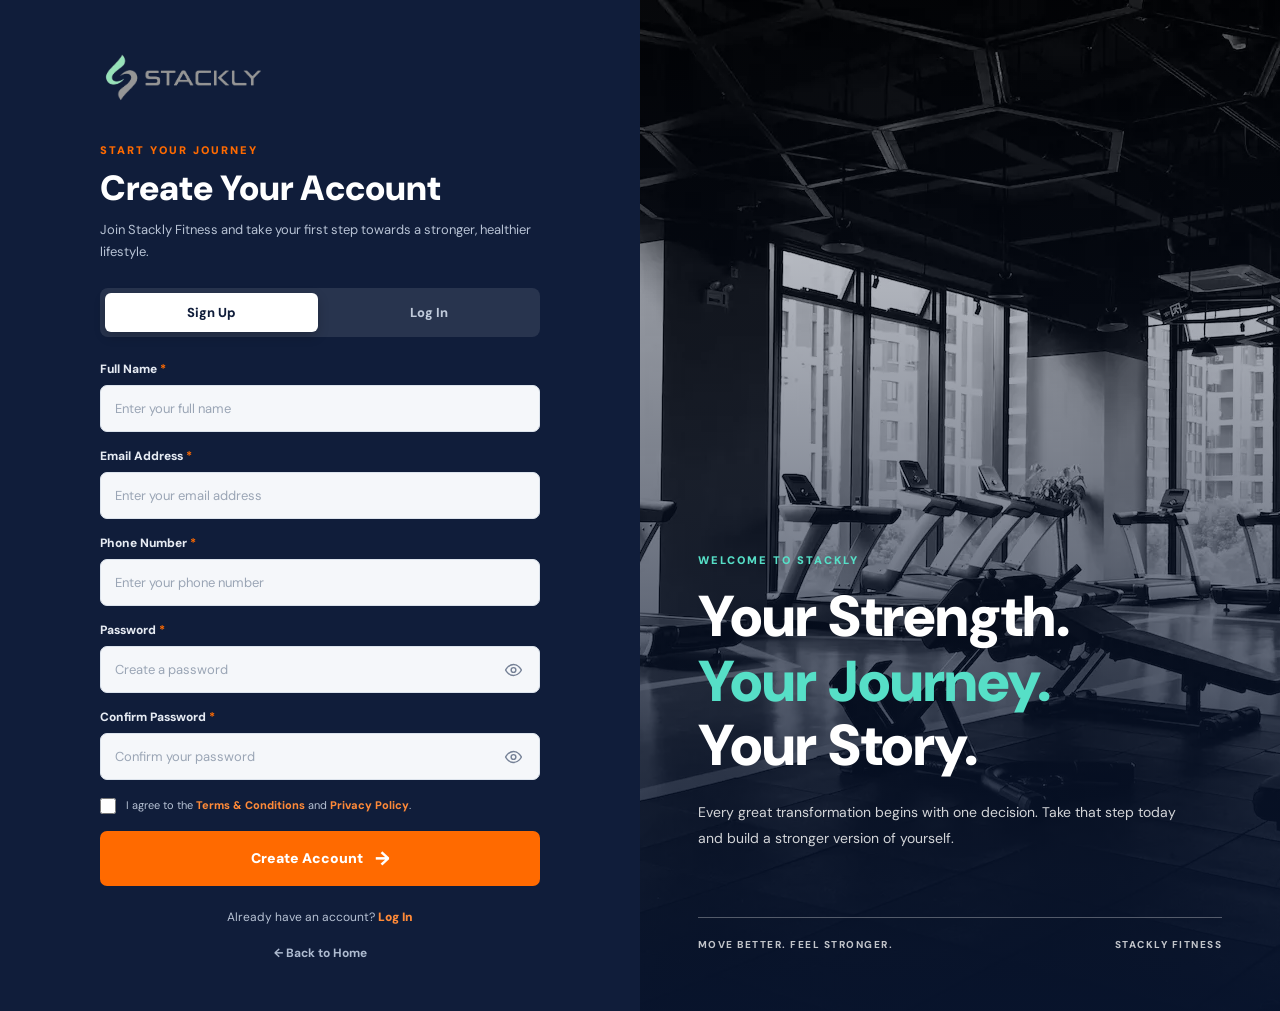
<file: signup.html>
<!DOCTYPE html>
<html lang="en">

<head>
  <meta charset="UTF-8">
  <meta name="viewport" content="width=device-width, initial-scale=1.0">

  <meta name="theme-color" content="#101d3a">

  <meta
    name="description"
    content="Create your Stackly Fitness account and begin your fitness journey."
  >

  <title>Create Account | Stackly Fitness</title>

  <!-- Google Fonts -->
  <link rel="preconnect" href="https://fonts.googleapis.com">
  <link rel="preconnect" href="https://fonts.gstatic.com" crossorigin>

  <link
    href="https://fonts.googleapis.com/css2?family=DM+Sans:wght@400;500;600;700;800&family=Manrope:wght@400;500;600;700;800&display=swap"
    rel="stylesheet"
  >

  <!-- Signup CSS -->
  <link rel="stylesheet" href="signup.css">
</head>

<body class="auth-page signup-page">

  <main class="auth-layout">

    <!-- LEFT SIDE: SIGNUP FORM -->

    <section class="auth-form-panel">

      <div class="auth-form-inner">

        <!-- LOGO -->

        <a href="index.html" class="auth-logo">
          <img
            src="assets/stackly logo.webp"
            alt="Stackly Fitness Logo"
          >
        </a>


        <!-- FORM HEADING -->

        <div class="auth-heading">

          <span class="auth-eyebrow">
            START YOUR JOURNEY
          </span>

          <h1>Create Your Account</h1>

          <p>
            Join Stackly Fitness and take your first step
            towards a stronger, healthier lifestyle.
          </p>

        </div>


        <!-- LOGIN / SIGNUP SWITCH -->

        <div class="auth-switch">

          <a href="signup.html" class="auth-switch-btn active">
            Sign Up
          </a>

          <a href="login.html" class="auth-switch-btn">
            Log In
          </a>

        </div>


        <!-- SIGNUP FORM -->

        <form id="signupForm" class="auth-form" novalidate>

          <!-- FULL NAME -->

          <div class="auth-field">

            <label for="signupName">
              Full Name <span>*</span>
            </label>

            <input
              type="text"
              id="signupName"
              name="name"
              placeholder="Enter your full name"
              minlength="2"
              maxlength="60"
              autocomplete="name"
              required
            >

            <small class="auth-error" data-error-for="name"></small>

          </div>


          <!-- EMAIL -->

          <div class="auth-field">

            <label for="signupEmail">
              Email Address <span>*</span>
            </label>

            <input
              type="email"
              id="signupEmail"
              name="email"
              placeholder="Enter your email address"
              autocomplete="email"
              required
            >

            <small class="auth-error" data-error-for="email"></small>

          </div>


          <!-- PHONE -->

          <div class="auth-field">

            <label for="signupPhone">
              Phone Number <span>*</span>
            </label>

            <input
              type="tel"
              id="signupPhone"
              name="phone"
              placeholder="Enter your phone number"
              autocomplete="tel"
              required
            >

            <small class="auth-error" data-error-for="phone"></small>

          </div>


          <!-- PASSWORD -->

          <div class="auth-field">

            <label for="signupPassword">
              Password <span>*</span>
            </label>

            <div class="auth-password-wrap">

              <input
                type="password"
                id="signupPassword"
                name="password"
                placeholder="Create a password"
                minlength="8"
                autocomplete="new-password"
                required
              >

              <button
                type="button"
                class="auth-toggle-password"
                data-toggle-password="signupPassword"
                aria-label="Show password"
              >
                <svg viewBox="0 0 24 24" aria-hidden="true">
                  <path
                    d="M2 12s3.6-7 10-7 10 7 10 7-3.6 7-10 7S2 12 2 12Z"
                  />
                  <circle cx="12" cy="12" r="3"/>
                </svg>
              </button>

            </div>

            <small class="auth-error" data-error-for="password"></small>

          </div>


          <!-- CONFIRM PASSWORD -->

          <div class="auth-field">

            <label for="signupConfirmPassword">
              Confirm Password <span>*</span>
            </label>

            <div class="auth-password-wrap">

              <input
                type="password"
                id="signupConfirmPassword"
                name="confirmPassword"
                placeholder="Confirm your password"
                autocomplete="new-password"
                required
              >

              <button
                type="button"
                class="auth-toggle-password"
                data-toggle-password="signupConfirmPassword"
                aria-label="Show confirm password"
              >
                <svg viewBox="0 0 24 24" aria-hidden="true">
                  <path
                    d="M2 12s3.6-7 10-7 10 7 10 7-3.6 7-10 7S2 12 2 12Z"
                  />
                  <circle cx="12" cy="12" r="3"/>
                </svg>
              </button>

            </div>

            <small class="auth-error" data-error-for="confirmPassword"></small>

          </div>


          <!-- TERMS -->

          <div class="auth-terms">

            <input
              type="checkbox"
              id="signupTerms"
              name="terms"
              required
            >

            <label for="signupTerms">
              I agree to the
              <a href="terms-of-use.html" class="auth-terms-link" target="_blank" rel="noopener noreferrer">Terms & Conditions</a>
              and
              <a href="privacy-policy.html" class="auth-terms-link" target="_blank" rel="noopener noreferrer">Privacy Policy</a>.
            </label>

          </div>

          <small class="auth-error" data-error-for="terms"></small>


          <!-- GENERAL MESSAGE -->

          <div
            class="auth-message"
            id="signupMessage"
            role="status"
            aria-live="polite"
            hidden
          ></div>


          <!-- SUBMIT -->

          <button
            type="submit"
            class="auth-submit-btn"
            id="signupSubmit"
          >
            Create Account
            <span>→</span>
          </button>

        </form>


        <!-- LOGIN LINK -->

        <p class="auth-bottom-text">
          Already have an account?
          <a href="login.html">Log In</a>
        </p>


        <!-- HOME LINK -->

        <a href="index.html" class="auth-home-link">
          ← Back to Home
        </a>

      </div>

    </section>


    <!-- RIGHT SIDE: IMAGE PANEL -->

    <section class="auth-image-panel">

      <div class="auth-image-background">

        <img
          src="assets/programs/programs hero.webp"
          alt="Modern fitness training environment"
        >

      </div>

      <div class="auth-image-overlay"></div>

      <div class="auth-image-content">

        <span class="auth-image-eyebrow">
          WELCOME TO STACKLY
        </span>

        <h2>
          Your Strength.
          <span>Your Journey.</span>
          Your Story.
        </h2>

        <p>
          Every great transformation begins with one decision.
          Take that step today and build a stronger version
          of yourself.
        </p>

        <div class="auth-image-bottom">

          <span>MOVE BETTER. FEEL STRONGER.</span>

          <span>STACKLY FITNESS</span>

        </div>

      </div>

    </section>

  </main>


  <!-- SIGNUP JS -->
  <script src="signup.js"></script>

</body>
</html>
</file>
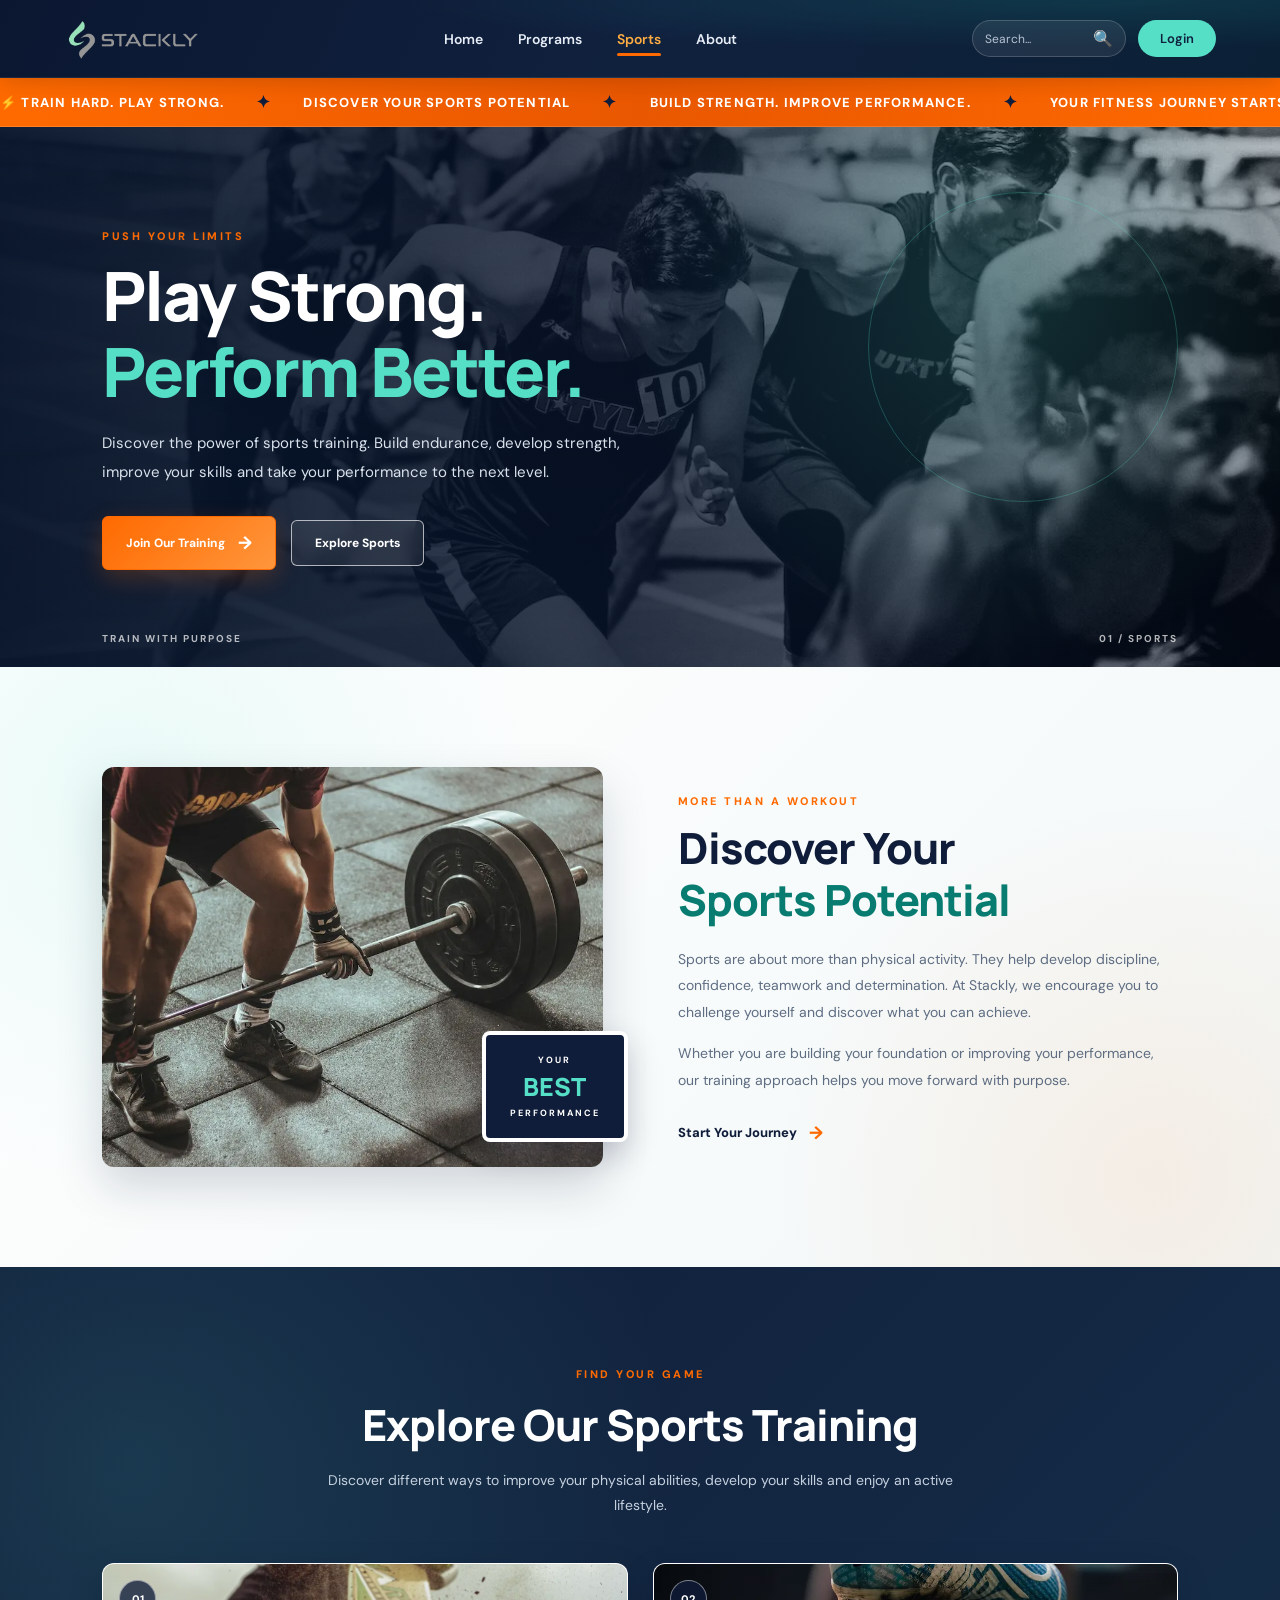
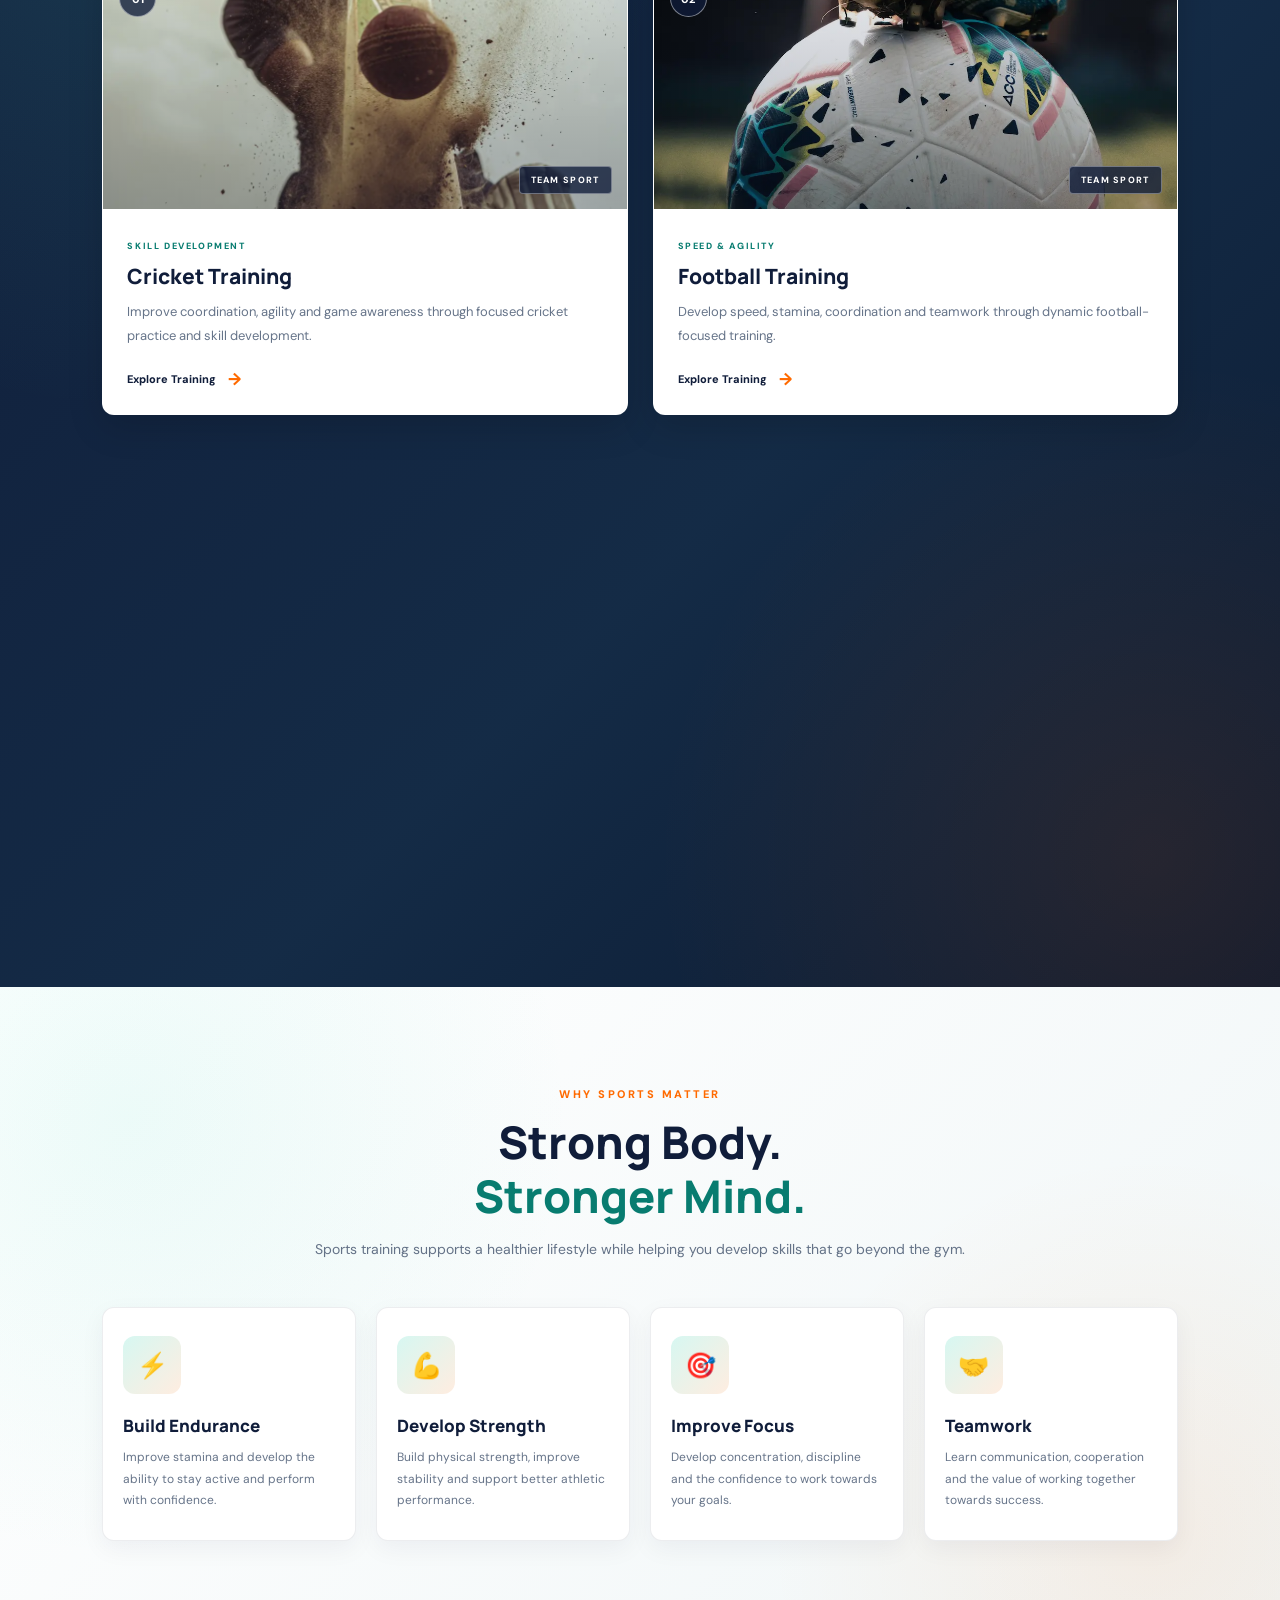
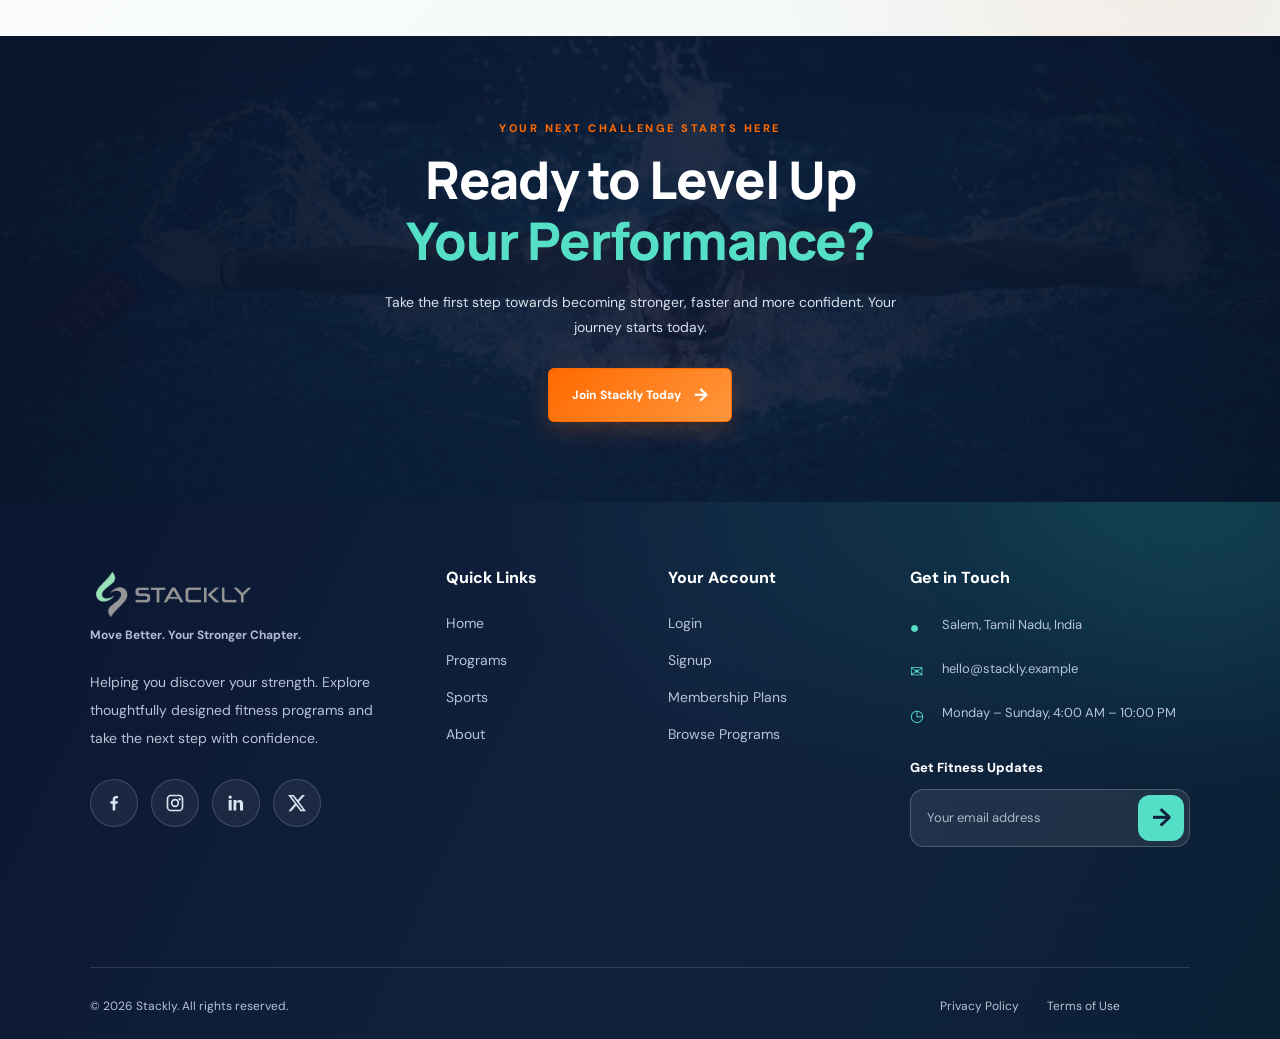
<file: sports.html>
<!DOCTYPE html>
<html lang="en">

<head>
  <meta charset="UTF-8">
  <meta name="viewport" content="width=device-width, initial-scale=1.0">

  <meta
    name="description"
    content="Discover sports training programs at Stackly Fitness. Improve your performance, build strength and achieve your fitness goals."
  >

  <meta name="theme-color" content="#101d3a">

  <title>Sports | Stackly Fitness</title>

  <!-- Google Fonts -->

  <link rel="preconnect" href="https://fonts.googleapis.com">
  <link rel="preconnect" href="https://fonts.gstatic.com" crossorigin>

  <link
    href="https://fonts.googleapis.com/css2?family=DM+Sans:wght@400;500;600;700;800&family=Manrope:wght@400;500;600;700;800&display=swap"
    rel="stylesheet"
  >

  <!-- Common CSS -->

  <link rel="stylesheet" href="common.css">

  <!-- Sports CSS -->

  <link rel="stylesheet" href="sports.css">

</head>

<body>

  <!-- =========================================
       COMMON HEADER
  ========================================== -->

  <div id="siteHeader"></div>


  <!-- =========================================
       SPORTS ANNOUNCEMENT TICKER
       Immediately Below Header
  ========================================== -->

  <div
    class="sports-announcement"
    aria-label="Stackly Fitness announcements"
  >

    <div class="sports-announcement-track">

      <!-- First Group -->

      <div class="sports-announcement-group">

        <span>⚡ TRAIN HARD. PLAY STRONG.</span>

        <span class="ticker-divider">✦</span>

        <span>DISCOVER YOUR SPORTS POTENTIAL</span>

        <span class="ticker-divider">✦</span>

        <span>BUILD STRENGTH. IMPROVE PERFORMANCE.</span>

        <span class="ticker-divider">✦</span>

        <span>YOUR FITNESS JOURNEY STARTS HERE</span>

        <span class="ticker-divider">✦</span>

      </div>


      <!-- Duplicate Group For Continuous Scrolling -->

      <div
        class="sports-announcement-group"
        aria-hidden="true"
      >

        <span>⚡ TRAIN HARD. PLAY STRONG.</span>

        <span class="ticker-divider">✦</span>

        <span>DISCOVER YOUR SPORTS POTENTIAL</span>

        <span class="ticker-divider">✦</span>

        <span>BUILD STRENGTH. IMPROVE PERFORMANCE.</span>

        <span class="ticker-divider">✦</span>

        <span>YOUR FITNESS JOURNEY STARTS HERE</span>

        <span class="ticker-divider">✦</span>

      </div>

    </div>

  </div>


  <!-- =========================================
       MAIN SPORTS CONTENT
  ========================================== -->

  <main class="sports-page">


    <!-- =========================================
         HERO SECTION
    ========================================== -->

    <section class="sports-hero">

      <div class="sports-hero-background"></div>

      <div class="sports-hero-overlay"></div>

      <div class="sports-hero-content reveal">

        <span class="sports-eyebrow">
          PUSH YOUR LIMITS
        </span>

        <h1>
          Play Strong.
          <span>Perform Better.</span>
        </h1>

        <p>
          Discover the power of sports training. Build endurance,
          develop strength, improve your skills and take your
          performance to the next level.
        </p>

        <div class="sports-hero-buttons">

          <a href="signup.html" class="sports-primary-btn">
            Join Our Training
            <span>→</span>
          </a>

          <a href="#sports-programs" class="sports-outline-btn">
            Explore Sports
          </a>

        </div>

      </div>

      <div class="sports-hero-decoration"></div>

      <div class="sports-hero-bottom">

        <span>TRAIN WITH PURPOSE</span>

        <span>01 / SPORTS</span>

      </div>

    </section>


    <!-- =========================================
         INTRODUCTION SECTION
    ========================================== -->

    <section class="sports-intro">

      <div class="sports-intro-image reveal">

        <img
          src="assets/sports/sports img2.webp"
          alt="Athlete training at a fitness centre"
          loading="lazy"
        >

        <div class="sports-image-badge">

          <span>YOUR</span>

          <strong>BEST</strong>

          <span>PERFORMANCE</span>

        </div>

      </div>


      <div class="sports-intro-content reveal">

        <span class="sports-eyebrow">
          MORE THAN A WORKOUT
        </span>

        <h2>
          Discover Your
          <span>Sports Potential</span>
        </h2>

        <p>
          Sports are about more than physical activity. They help
          develop discipline, confidence, teamwork and determination.
          At Stackly, we encourage you to challenge yourself and
          discover what you can achieve.
        </p>

        <p>
          Whether you are building your foundation or improving
          your performance, our training approach helps you move
          forward with purpose.
        </p>

        <a href="signup.html" class="sports-text-link">
          Start Your Journey
          <span>→</span>
        </a>

      </div>

    </section>


    <!-- =========================================
         SPORTS PROGRAMS
    ========================================== -->

    <section
      class="sports-programs"
      id="sports-programs"
    >

      <div class="sports-section-heading reveal">

        <span class="sports-eyebrow">
          FIND YOUR GAME
        </span>

        <h2>
          Explore Our Sports Training
        </h2>

        <p>
          Discover different ways to improve your physical abilities,
          develop your skills and enjoy an active lifestyle.
        </p>

      </div>


      <div class="sports-grid">


        <!-- CARD 01 -->

        <article class="sports-card reveal">

          <div class="sports-card-image">

            <img
              src="assets/sports/cricket training.webp"
              alt="Cricket sports training"
              loading="lazy"
            >

            <span class="sports-card-number">01</span>

            <span class="sports-card-label">
              TEAM SPORT
            </span>

          </div>

          <div class="sports-card-content">

            <span class="sports-category">
              SKILL DEVELOPMENT
            </span>

            <h3>Cricket Training</h3>

            <p>
              Improve coordination, agility and game awareness
              through focused cricket practice and skill development.
            </p>

            <a href="signup.html" class="sports-card-link">
              Explore Training
              <span>→</span>
            </a>

          </div>

        </article>


        <!-- CARD 02 -->

        <article class="sports-card reveal">

          <div class="sports-card-image">

            <img
              src="assets/sports/football traing.webp"
              alt="Football sports training"
              loading="lazy"
            >

            <span class="sports-card-number">02</span>

            <span class="sports-card-label">
              TEAM SPORT
            </span>

          </div>

          <div class="sports-card-content">

            <span class="sports-category">
              SPEED & AGILITY
            </span>

            <h3>Football Training</h3>

            <p>
              Develop speed, stamina, coordination and teamwork
              through dynamic football-focused training.
            </p>

            <a href="signup.html" class="sports-card-link">
              Explore Training
              <span>→</span>
            </a>

          </div>

        </article>


        <!-- CARD 03 -->

        <article class="sports-card reveal">

          <div class="sports-card-image">

            <img
              src="assets/sports/basketball training.webp"
              alt="Basketball training"
              loading="lazy"
            >

            <span class="sports-card-number">03</span>

            <span class="sports-card-label">
              TEAM SPORT
            </span>

          </div>

          <div class="sports-card-content">

            <span class="sports-category">
              POWER & COORDINATION
            </span>

            <h3>Basketball Training</h3>

            <p>
              Build coordination, agility, balance and athletic
              movement through basketball-inspired exercises.
            </p>

            <a href="signup.html" class="sports-card-link">
              Explore Training
              <span>→</span>
            </a>

          </div>

        </article>


        <!-- CARD 04 -->

        <article class="sports-card reveal">

          <div class="sports-card-image">

            <img
              src="assets/sports/athlets traing.webp"
              alt="Athletic fitness training"
              loading="lazy"
            >

            <span class="sports-card-number">04</span>

            <span class="sports-card-label">
              INDIVIDUAL TRAINING
            </span>

          </div>

          <div class="sports-card-content">

            <span class="sports-category">
              FITNESS & ENDURANCE
            </span>

            <h3>Athletic Training</h3>

            <p>
              Improve overall athletic ability with exercises
              focused on strength, stamina and movement.
            </p>

            <a href="signup.html" class="sports-card-link">
              Explore Training
              <span>→</span>
            </a>

          </div>

        </article>


      </div>

    </section>


    <!-- =========================================
         BENEFITS SECTION
    ========================================== -->

    <section class="sports-benefits">

      <div class="sports-benefits-heading reveal">

        <span class="sports-eyebrow">
          WHY SPORTS MATTER
        </span>

        <h2>
          Strong Body.
          <span>Stronger Mind.</span>
        </h2>

        <p>
          Sports training supports a healthier lifestyle while
          helping you develop skills that go beyond the gym.
        </p>

      </div>


      <div class="sports-benefits-grid">


        <div class="sports-benefit-card reveal">

          <div class="benefit-icon">
            <span>⚡</span>
          </div>

          <h3>Build Endurance</h3>

          <p>
            Improve stamina and develop the ability to stay active
            and perform with confidence.
          </p>

        </div>


        <div class="sports-benefit-card reveal">

          <div class="benefit-icon">
            <span>💪</span>
          </div>

          <h3>Develop Strength</h3>

          <p>
            Build physical strength, improve stability and
            support better athletic performance.
          </p>

        </div>


        <div class="sports-benefit-card reveal">

          <div class="benefit-icon">
            <span>🎯</span>
          </div>

          <h3>Improve Focus</h3>

          <p>
            Develop concentration, discipline and the confidence
            to work towards your goals.
          </p>

        </div>


        <div class="sports-benefit-card reveal">

          <div class="benefit-icon">
            <span>🤝</span>
          </div>

          <h3>Teamwork</h3>

          <p>
            Learn communication, cooperation and the value of
            working together towards success.
          </p>

        </div>


      </div>

    </section>


    <!-- =========================================
         FINAL CTA
    ========================================== -->

    <section class="sports-cta">

      <div class="sports-cta-background"></div>

      <div class="sports-cta-overlay"></div>

      <div class="sports-cta-content reveal">

        <span class="sports-eyebrow">
          YOUR NEXT CHALLENGE STARTS HERE
        </span>

        <h2>
          Ready to Level Up
          <span>Your Performance?</span>
        </h2>

        <p>
          Take the first step towards becoming stronger,
          faster and more confident. Your journey starts today.
        </p>

        <a href="signup.html" class="sports-primary-btn">
          Join Stackly Today
          <span>→</span>
        </a>

      </div>

    </section>


  </main>


  <!-- =========================================
       COMMON FOOTER
  ========================================== -->

  <div id="siteFooter"></div>


  <!-- =========================================
       COMMON JS
  ========================================== -->

  <script src="common.js"></script>

  <!-- SPORTS JS -->

  <script src="sports.js"></script>

</body>

</html>
</file>
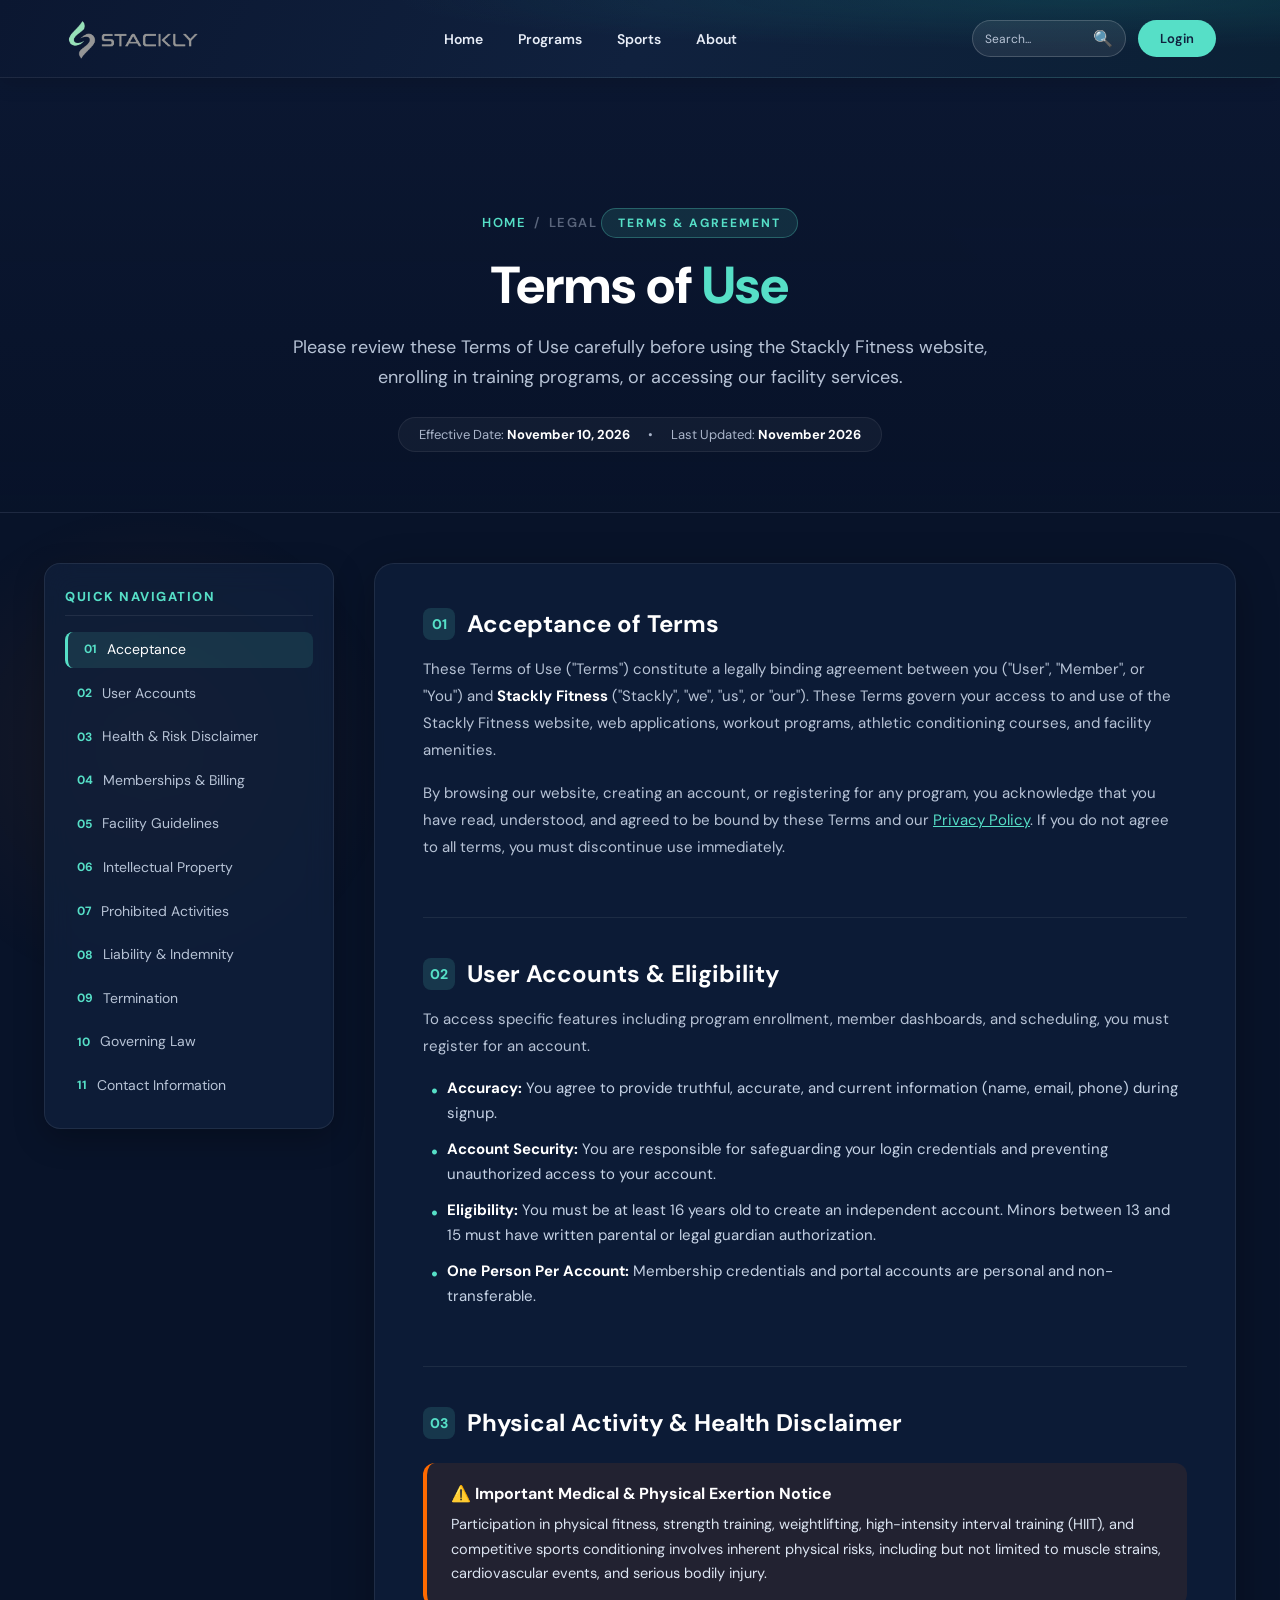
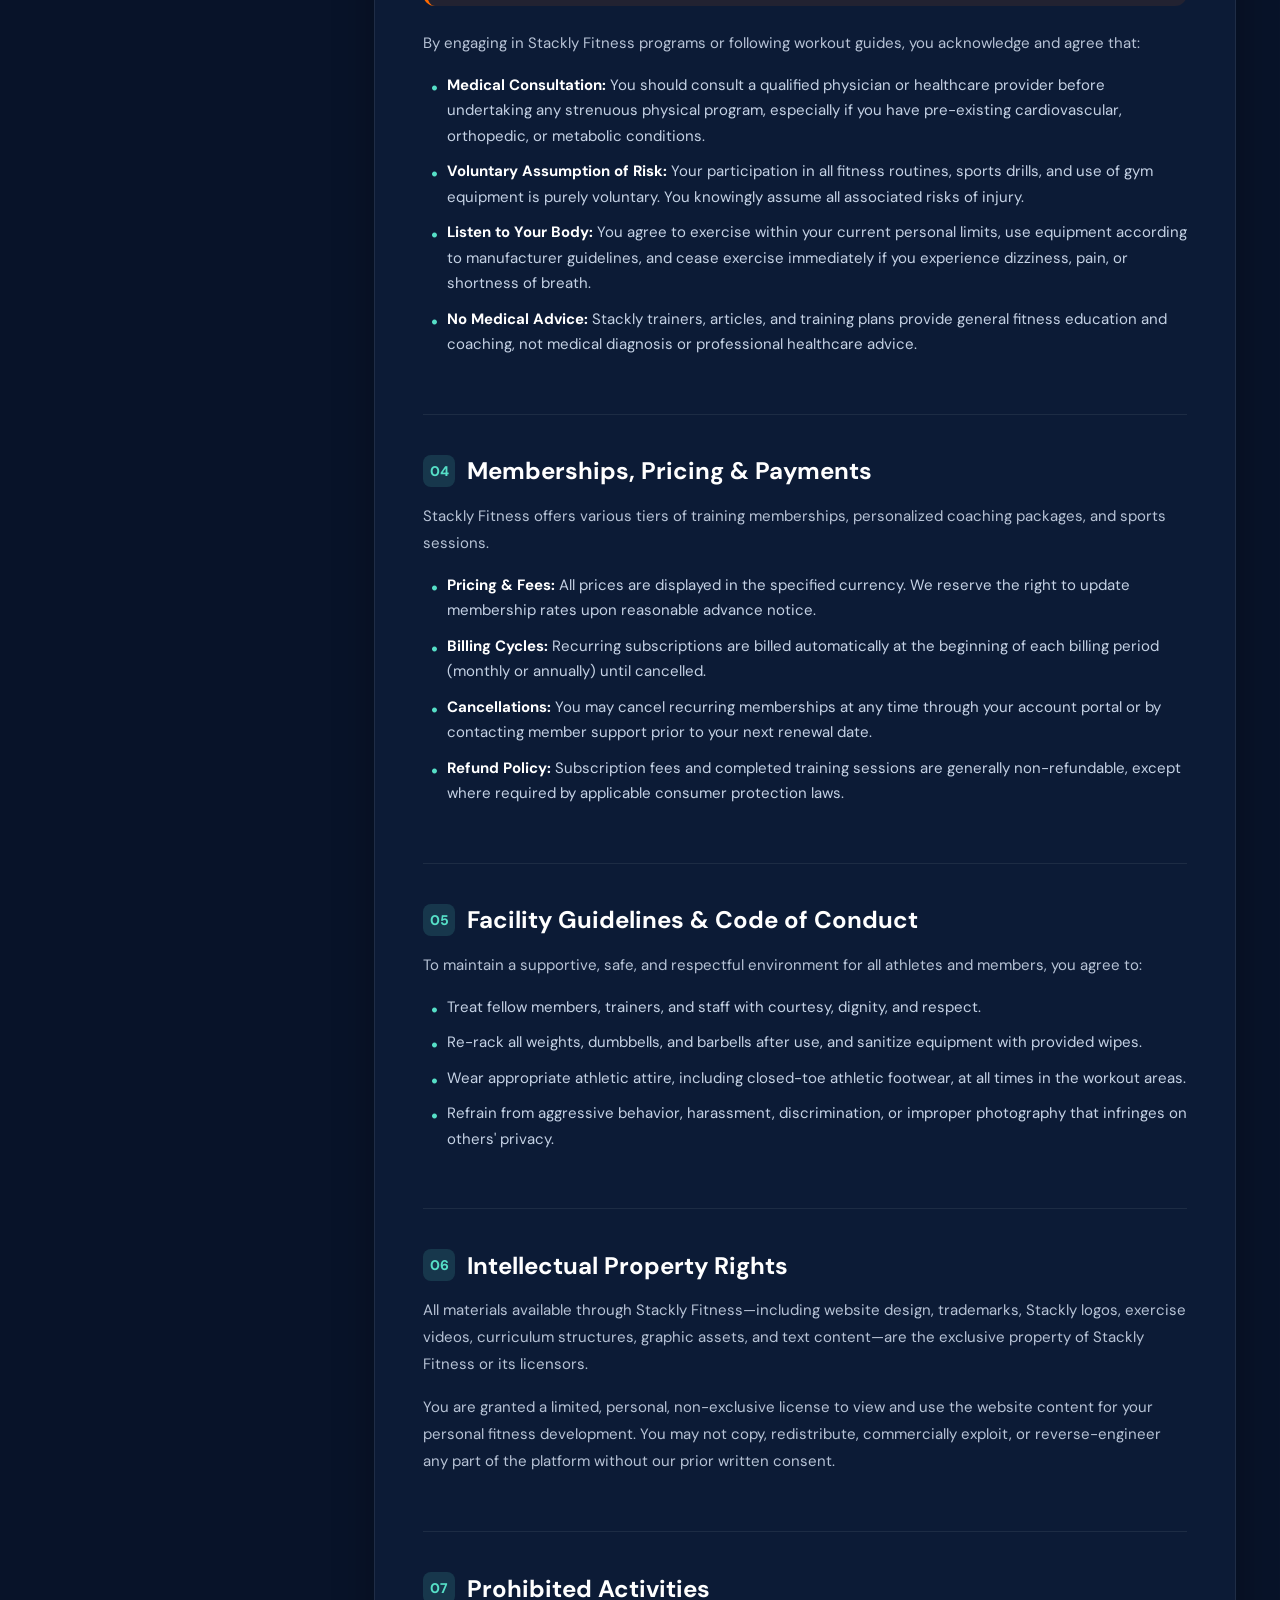
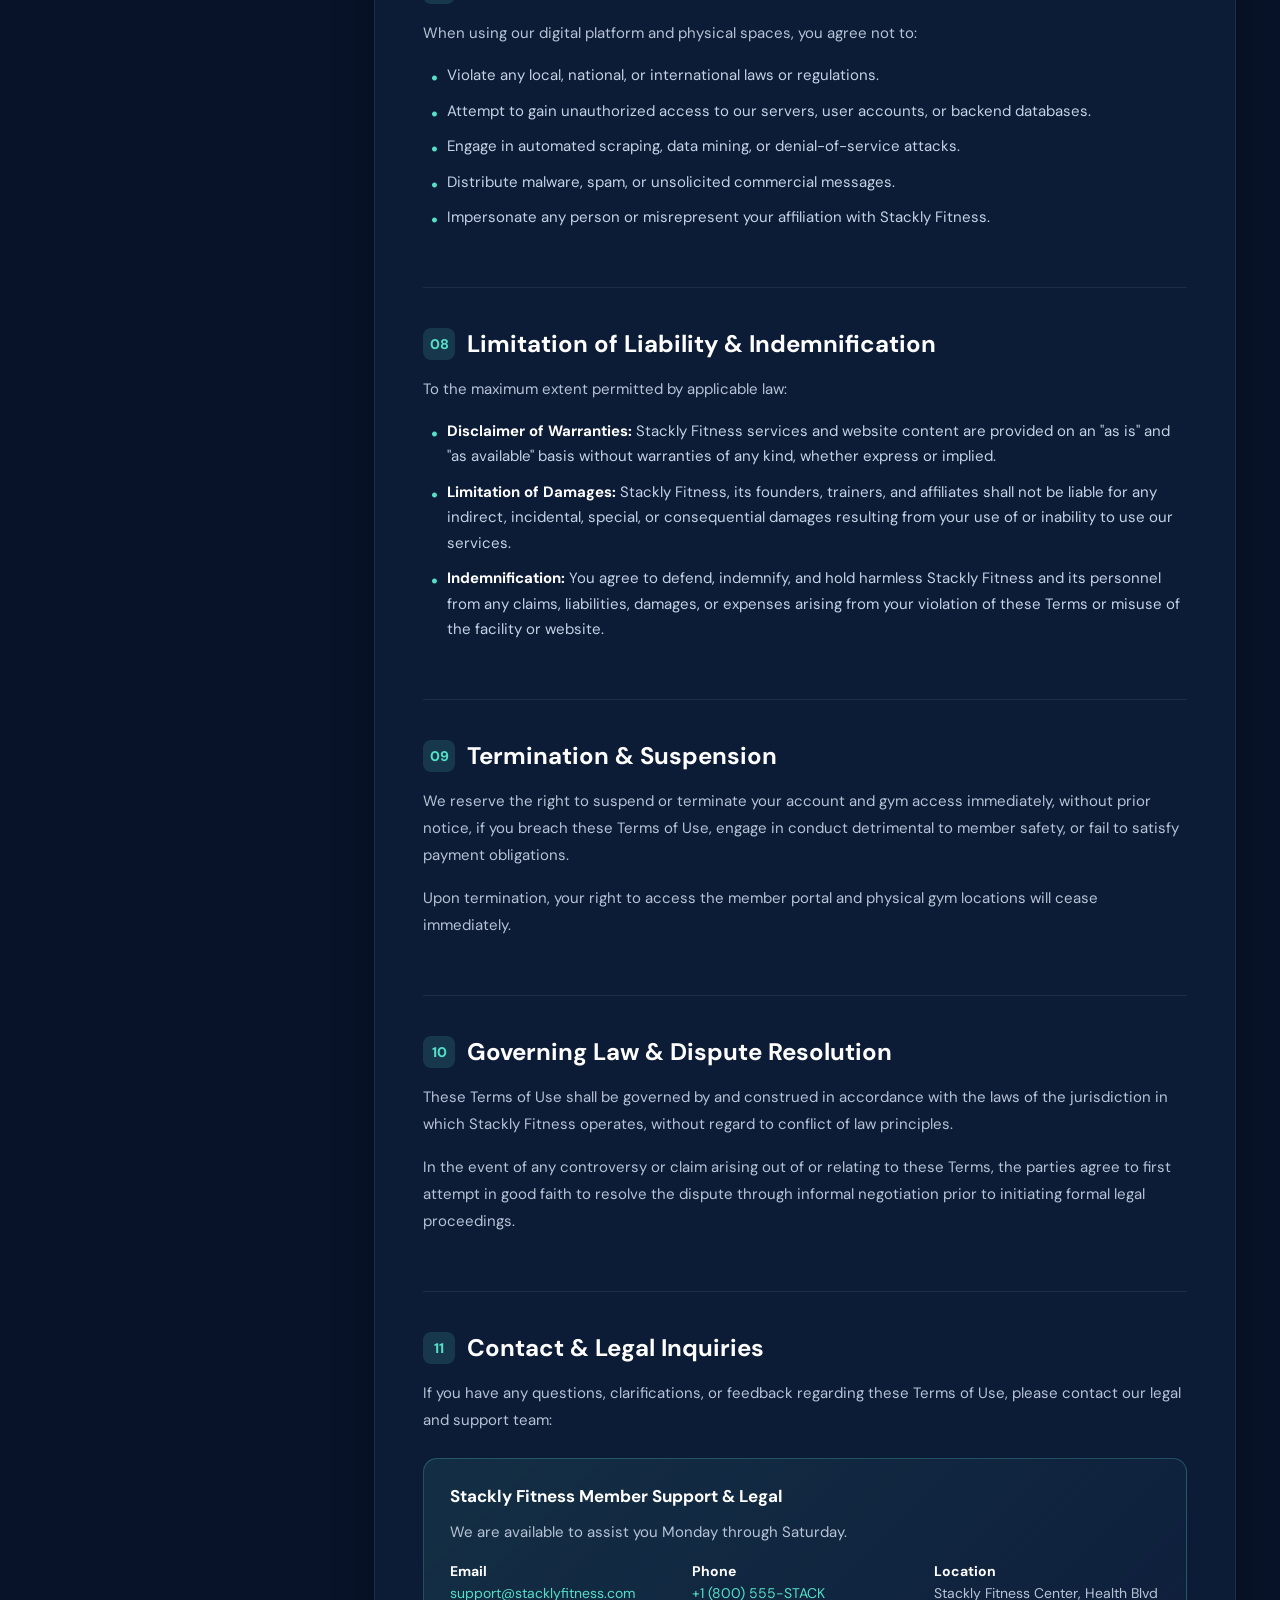
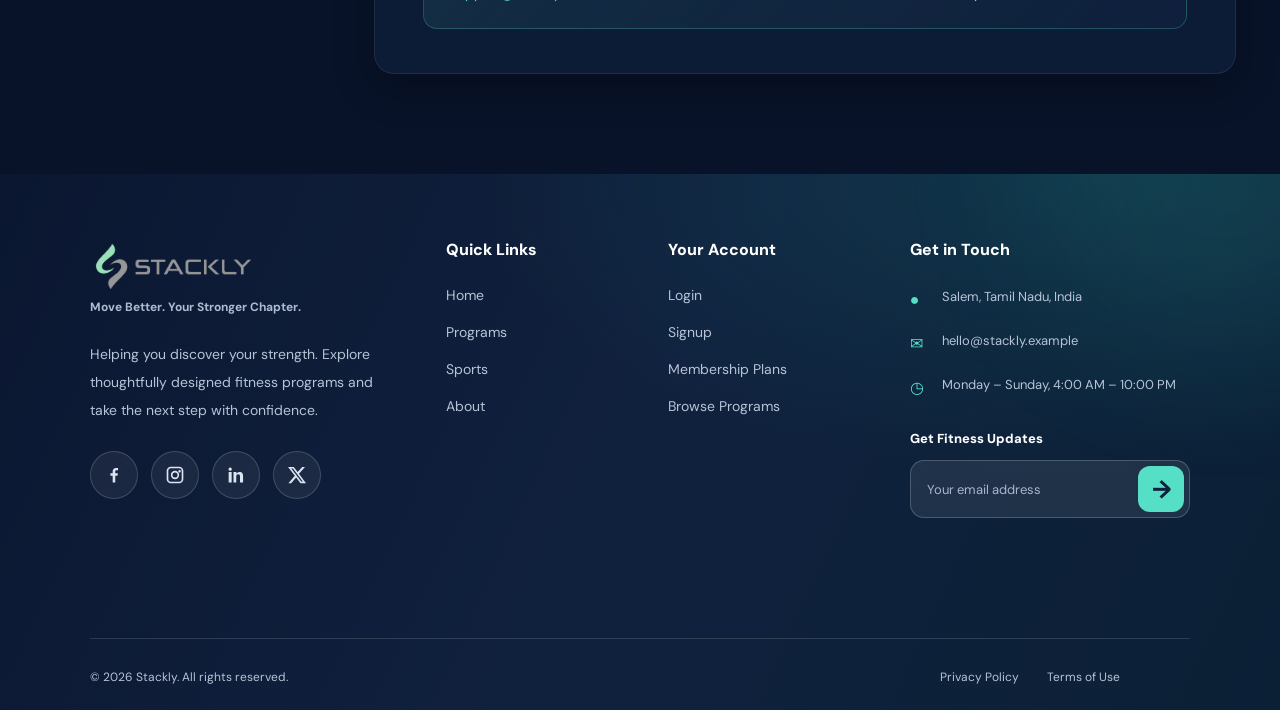
<file: terms-of-use.html>
<!DOCTYPE html>
<html lang="en">
<head>
  <meta charset="UTF-8">
  <meta name="viewport" content="width=device-width, initial-scale=1.0">
  <meta
    name="description"
    content="Review the Stackly Fitness Terms of Use. Understand membership terms, health disclaimers, training guidelines, and user rights."
  >
  <meta name="theme-color" content="#101d3a">
  <title>Terms of Use | Stackly Fitness</title>

  <!-- Google Fonts -->
  <link rel="preconnect" href="https://fonts.googleapis.com">
  <link rel="preconnect" href="https://fonts.gstatic.com" crossorigin>
  <link
    href="https://fonts.googleapis.com/css2?family=DM+Sans:wght@400;500;600;700;800&family=Manrope:wght@400;500;600;700;800&display=swap"
    rel="stylesheet"
  >

  <!-- Common & Legal CSS -->
  <link rel="stylesheet" href="common.css">
  <link rel="stylesheet" href="legal.css">
</head>

<body>
  <!-- COMMON HEADER (Rendered by common.js) -->
  <div id="siteHeader"></div>

  <main class="legal-page">

    <!-- HERO SECTION -->
    <header class="legal-hero">
      <div class="legal-hero-inner">
        <nav class="legal-breadcrumb" aria-label="Breadcrumb">
          <a href="index.html">Home</a>
          <span>/</span>
          <span>Legal</span>
        </nav>
        <span class="legal-badge">Terms & Agreement</span>
        <h1>Terms of <span>Use</span></h1>
        <p class="legal-intro">
          Please review these Terms of Use carefully before using the Stackly Fitness website, enrolling in training programs, or accessing our facility services.
        </p>
        <div class="legal-meta">
          <span>Effective Date: <strong>November 10, 2026</strong></span>
          <span>•</span>
          <span>Last Updated: <strong>November 2026</strong></span>
        </div>
      </div>
    </header>

    <!-- CONTENT LAYOUT -->
    <div class="legal-main">
      <div class="legal-layout">

        <!-- TABLE OF CONTENTS -->
        <aside class="legal-sidebar" aria-label="Table of Contents">
          <h3>Quick Navigation</h3>
          <nav class="legal-toc">
            <a href="#acceptance"><span class="toc-num">01</span> Acceptance</a>
            <a href="#accounts"><span class="toc-num">02</span> User Accounts</a>
            <a href="#health-disclaimer"><span class="toc-num">03</span> Health & Risk Disclaimer</a>
            <a href="#membership-payments"><span class="toc-num">04</span> Memberships & Billing</a>
            <a href="#gym-rules"><span class="toc-num">05</span> Facility Guidelines</a>
            <a href="#intellectual-property"><span class="toc-num">06</span> Intellectual Property</a>
            <a href="#prohibited-conduct"><span class="toc-num">07</span> Prohibited Activities</a>
            <a href="#liability"><span class="toc-num">08</span> Liability & Indemnity</a>
            <a href="#termination"><span class="toc-num">09</span> Termination</a>
            <a href="#governing-law"><span class="toc-num">10</span> Governing Law</a>
            <a href="#legal-contact"><span class="toc-num">11</span> Contact Information</a>
          </nav>
        </aside>

        <!-- ARTICLE CONTENT -->
        <article class="legal-content">

          <!-- SECTION 1 -->
          <section id="acceptance" class="legal-section">
            <h2><span class="sec-num">01</span> Acceptance of Terms</h2>
            <p>
              These Terms of Use ("Terms") constitute a legally binding agreement between you ("User", "Member", or "You") and <strong>Stackly Fitness</strong> ("Stackly", "we", "us", or "our"). These Terms govern your access to and use of the Stackly Fitness website, web applications, workout programs, athletic conditioning courses, and facility amenities.
            </p>
            <p>
              By browsing our website, creating an account, or registering for any program, you acknowledge that you have read, understood, and agreed to be bound by these Terms and our <a href="privacy-policy.html" style="color: var(--teal, #56dfc7); text-decoration: underline;">Privacy Policy</a>. If you do not agree to all terms, you must discontinue use immediately.
            </p>
          </section>

          <!-- SECTION 2 -->
          <section id="accounts" class="legal-section">
            <h2><span class="sec-num">02</span> User Accounts & Eligibility</h2>
            <p>
              To access specific features including program enrollment, member dashboards, and scheduling, you must register for an account.
            </p>
            <ul>
              <li><strong>Accuracy:</strong> You agree to provide truthful, accurate, and current information (name, email, phone) during signup.</li>
              <li><strong>Account Security:</strong> You are responsible for safeguarding your login credentials and preventing unauthorized access to your account.</li>
              <li><strong>Eligibility:</strong> You must be at least 16 years old to create an independent account. Minors between 13 and 15 must have written parental or legal guardian authorization.</li>
              <li><strong>One Person Per Account:</strong> Membership credentials and portal accounts are personal and non-transferable.</li>
            </ul>
          </section>

          <!-- SECTION 3 (CRITICAL HEALTH DISCLAIMER) -->
          <section id="health-disclaimer" class="legal-section">
            <h2><span class="sec-num">03</span> Physical Activity & Health Disclaimer</h2>
            
            <div class="legal-callout warning">
              <h4>⚠️ Important Medical & Physical Exertion Notice</h4>
              <p>
                Participation in physical fitness, strength training, weightlifting, high-intensity interval training (HIIT), and competitive sports conditioning involves inherent physical risks, including but not limited to muscle strains, cardiovascular events, and serious bodily injury.
              </p>
            </div>

            <p>By engaging in Stackly Fitness programs or following workout guides, you acknowledge and agree that:</p>
            <ul>
              <li><strong>Medical Consultation:</strong> You should consult a qualified physician or healthcare provider before undertaking any strenuous physical program, especially if you have pre-existing cardiovascular, orthopedic, or metabolic conditions.</li>
              <li><strong>Voluntary Assumption of Risk:</strong> Your participation in all fitness routines, sports drills, and use of gym equipment is purely voluntary. You knowingly assume all associated risks of injury.</li>
              <li><strong>Listen to Your Body:</strong> You agree to exercise within your current personal limits, use equipment according to manufacturer guidelines, and cease exercise immediately if you experience dizziness, pain, or shortness of breath.</li>
              <li><strong>No Medical Advice:</strong> Stackly trainers, articles, and training plans provide general fitness education and coaching, not medical diagnosis or professional healthcare advice.</li>
            </ul>
          </section>

          <!-- SECTION 4 -->
          <section id="membership-payments" class="legal-section">
            <h2><span class="sec-num">04</span> Memberships, Pricing & Payments</h2>
            <p>
              Stackly Fitness offers various tiers of training memberships, personalized coaching packages, and sports sessions.
            </p>
            <ul>
              <li><strong>Pricing & Fees:</strong> All prices are displayed in the specified currency. We reserve the right to update membership rates upon reasonable advance notice.</li>
              <li><strong>Billing Cycles:</strong> Recurring subscriptions are billed automatically at the beginning of each billing period (monthly or annually) until cancelled.</li>
              <li><strong>Cancellations:</strong> You may cancel recurring memberships at any time through your account portal or by contacting member support prior to your next renewal date.</li>
              <li><strong>Refund Policy:</strong> Subscription fees and completed training sessions are generally non-refundable, except where required by applicable consumer protection laws.</li>
            </ul>
          </section>

          <!-- SECTION 5 -->
          <section id="gym-rules" class="legal-section">
            <h2><span class="sec-num">05</span> Facility Guidelines & Code of Conduct</h2>
            <p>
              To maintain a supportive, safe, and respectful environment for all athletes and members, you agree to:
            </p>
            <ul>
              <li>Treat fellow members, trainers, and staff with courtesy, dignity, and respect.</li>
              <li>Re-rack all weights, dumbbells, and barbells after use, and sanitize equipment with provided wipes.</li>
              <li>Wear appropriate athletic attire, including closed-toe athletic footwear, at all times in the workout areas.</li>
              <li>Refrain from aggressive behavior, harassment, discrimination, or improper photography that infringes on others' privacy.</li>
            </ul>
          </section>

          <!-- SECTION 6 -->
          <section id="intellectual-property" class="legal-section">
            <h2><span class="sec-num">06</span> Intellectual Property Rights</h2>
            <p>
              All materials available through Stackly Fitness—including website design, trademarks, Stackly logos, exercise videos, curriculum structures, graphic assets, and text content—are the exclusive property of Stackly Fitness or its licensors.
            </p>
            <p>
              You are granted a limited, personal, non-exclusive license to view and use the website content for your personal fitness development. You may not copy, redistribute, commercially exploit, or reverse-engineer any part of the platform without our prior written consent.
            </p>
          </section>

          <!-- SECTION 7 -->
          <section id="prohibited-conduct" class="legal-section">
            <h2><span class="sec-num">07</span> Prohibited Activities</h2>
            <p>When using our digital platform and physical spaces, you agree not to:</p>
            <ul>
              <li>Violate any local, national, or international laws or regulations.</li>
              <li>Attempt to gain unauthorized access to our servers, user accounts, or backend databases.</li>
              <li>Engage in automated scraping, data mining, or denial-of-service attacks.</li>
              <li>Distribute malware, spam, or unsolicited commercial messages.</li>
              <li>Impersonate any person or misrepresent your affiliation with Stackly Fitness.</li>
            </ul>
          </section>

          <!-- SECTION 8 -->
          <section id="liability" class="legal-section">
            <h2><span class="sec-num">08</span> Limitation of Liability & Indemnification</h2>
            <p>
              To the maximum extent permitted by applicable law:
            </p>
            <ul>
              <li><strong>Disclaimer of Warranties:</strong> Stackly Fitness services and website content are provided on an "as is" and "as available" basis without warranties of any kind, whether express or implied.</li>
              <li><strong>Limitation of Damages:</strong> Stackly Fitness, its founders, trainers, and affiliates shall not be liable for any indirect, incidental, special, or consequential damages resulting from your use of or inability to use our services.</li>
              <li><strong>Indemnification:</strong> You agree to defend, indemnify, and hold harmless Stackly Fitness and its personnel from any claims, liabilities, damages, or expenses arising from your violation of these Terms or misuse of the facility or website.</li>
            </ul>
          </section>

          <!-- SECTION 9 -->
          <section id="termination" class="legal-section">
            <h2><span class="sec-num">09</span> Termination & Suspension</h2>
            <p>
              We reserve the right to suspend or terminate your account and gym access immediately, without prior notice, if you breach these Terms of Use, engage in conduct detrimental to member safety, or fail to satisfy payment obligations.
            </p>
            <p>
              Upon termination, your right to access the member portal and physical gym locations will cease immediately.
            </p>
          </section>

          <!-- SECTION 10 -->
          <section id="governing-law" class="legal-section">
            <h2><span class="sec-num">10</span> Governing Law & Dispute Resolution</h2>
            <p>
              These Terms of Use shall be governed by and construed in accordance with the laws of the jurisdiction in which Stackly Fitness operates, without regard to conflict of law principles.
            </p>
            <p>
              In the event of any controversy or claim arising out of or relating to these Terms, the parties agree to first attempt in good faith to resolve the dispute through informal negotiation prior to initiating formal legal proceedings.
            </p>
          </section>

          <!-- SECTION 11 -->
          <section id="legal-contact" class="legal-section">
            <h2><span class="sec-num">11</span> Contact & Legal Inquiries</h2>
            <p>
              If you have any questions, clarifications, or feedback regarding these Terms of Use, please contact our legal and support team:
            </p>

            <div class="legal-contact-card">
              <h4>Stackly Fitness Member Support & Legal</h4>
              <p>We are available to assist you Monday through Saturday.</p>
              <div class="legal-contact-grid">
                <div class="legal-contact-item">
                  <strong>Email</strong>
                  <a href="mailto:support@stacklyfitness.com">support@stacklyfitness.com</a>
                </div>
                <div class="legal-contact-item">
                  <strong>Phone</strong>
                  <a href="tel:+1234567890">+1 (800) 555-STACK</a>
                </div>
                <div class="legal-contact-item">
                  <strong>Location</strong>
                  <span>Stackly Fitness Center, Health Blvd</span>
                </div>
              </div>
            </div>
          </section>

        </article>

      </div>
    </div>
  </main>

  <!-- COMMON FOOTER (Rendered by common.js) -->
  <div id="siteFooter"></div>

  <!-- Common Script -->
  <script src="common.js"></script>

  <!-- Table of Contents Active Link Highlighter -->
  <script>
    document.addEventListener("DOMContentLoaded", () => {
      const tocLinks = document.querySelectorAll(".legal-toc a");
      const sections = document.querySelectorAll(".legal-section");

      function updateActiveToc() {
        let current = "";
        const scrollPosition = window.scrollY + 140;

        sections.forEach(section => {
          const sectionTop = section.offsetTop;
          if (scrollPosition >= sectionTop) {
            current = section.getAttribute("id");
          }
        });

        tocLinks.forEach(link => {
          link.classList.remove("active");
          if (link.getAttribute("href") === "#" + current) {
            link.classList.add("active");
          }
        });
      }

      window.addEventListener("scroll", updateActiveToc, { passive: true });
      updateActiveToc();
    });
  </script>
</body>
</html>
</file>
<file: common.css>
/* =========================================================
   STACKLY FITNESS WEBSITE
   COMMON CSS — GLOBAL THEME
   Header | Preloader | Footer | Background | Responsive
========================================================= */

@import url('https://fonts.googleapis.com/css2?family=DM+Sans:wght@400;500;600;700;800&family=Manrope:wght@400;500;600;700;800&display=swap');

/* =========================================================
   01. GLOBAL VARIABLES
========================================================= */

:root {
    --primary: #101d3a;
    --primary-light: #192c50;
    --primary-dark: #071329;

    --accent: #ff6a00;
    --accent-light: #ffad42;

    --teal: #56dfc7;
    --teal-dark: #0b9c90;

    --white: #ffffff;
    --black: #080808;

    --text-dark: #202b40;
    --text-light: #eaf1ff;
    --muted: #aab5ca;

    --footer-bg: #0c1933;

    --transition: .35s ease;
}

/* =========================================================
   02. RESET
========================================================= */

* {
    margin: 0;
    padding: 0;
    box-sizing: border-box;
}

html {
    min-height: 100%;
    scroll-behavior: smooth;
    background: #081329;
}

body {
    min-height: 100vh;
    font-family: "DM Sans", sans-serif;
    color: var(--text-light);
    overflow-x: hidden;

    background:
        radial-gradient(
            ellipse at 10% 15%,
            rgba(0, 190, 180, .18),
            transparent 38%
        ),
        radial-gradient(
            ellipse at 90% 40%,
            rgba(255, 106, 0, .10),
            transparent 35%
        ),
        radial-gradient(
            ellipse at 50% 100%,
            rgba(0, 120, 160, .16),
            transparent 45%
        ),
        linear-gradient(
            135deg,
            #071329,
            #102b46,
            #08182e
        );

    background-attachment: fixed;
    background-repeat: no-repeat;
    background-size: cover;
}

body.loading {
    overflow: hidden;
}

a {
    text-decoration: none;
    color: inherit;
}

button,
input,
textarea,
select {
    font: inherit;
}

img {
    max-width: 100%;
    display: block;
}

::selection {
    background: var(--accent);
    color: #ffffff;
}

/* =========================================================
   03. COMMON PRELOADER
========================================================= */

#stackly-preloader {
    position: fixed;
    inset: 0;
    z-index: 999999;

    background:
        radial-gradient(
            circle at center,
            #25201b,
            #101010 48%,
            #050505
        );

    display: flex;
    justify-content: center;
    align-items: center;
    overflow: hidden;

    transition:
        opacity .8s ease,
        visibility .8s ease;
}

#stackly-preloader.preloader-hidden {
    opacity: 0;
    visibility: hidden;
    pointer-events: none;
}

.preloader-content {
    width: min(90%, 600px);
    display: flex;
    flex-direction: column;
    align-items: center;
    position: relative;
    z-index: 2;
}

.preloader-glow {
    position: absolute;
    width: 380px;
    height: 380px;

    background:
        radial-gradient(
            circle,
            rgba(255, 95, 0, .20),
            rgba(255, 95, 0, .04) 55%,
            transparent 75%
        );

    filter: blur(35px);
    animation: glowPulse 2.5s ease-in-out infinite;
}

.preloader-image-wrap {
    width: min(100%, 500px);
    position: relative;
    animation: dumbbellFloat 2.8s ease-in-out infinite;
}

.preloader-dumbbell {
    width: 100%;
    aspect-ratio: 865 / 480;
    object-fit: contain;

    filter:
        drop-shadow(0 0 15px rgba(255, 91, 0, .35))
        drop-shadow(0 0 35px rgba(255, 91, 0, .15));

    animation: dumbbellZoom 3s ease-in-out infinite;
}

.preloader-energy-ring {
    position: absolute;
    width: 75%;
    aspect-ratio: 1;

    border: 2px solid transparent;
    border-top-color: rgba(255, 106, 0, .85);
    border-right-color: rgba(255, 153, 50, .35);

    border-radius: 50%;
    top: 50%;
    left: 50%;

    transform: translate(-50%, -50%);
    animation: energyRotate 4s linear infinite;

    box-shadow: 0 0 18px rgba(255, 106, 0, .2);
}

.preloader-particles {
    position: absolute;
    inset: 0;
    pointer-events: none;
    overflow: hidden;
}

.preloader-particle {
    position: absolute;
    width: 4px;
    height: 4px;
    border-radius: 50%;

    background: #ff8a24;

    box-shadow: 0 0 10px 3px rgba(255, 100, 0, .7);

    animation: particleTravel linear infinite;
}

.preloader-particle:nth-child(1) {
    top: 25%;
    left: 10%;
    animation-duration: 3s;
}

.preloader-particle:nth-child(2) {
    top: 65%;
    left: 80%;
    animation-duration: 4s;
}

.preloader-particle:nth-child(3) {
    top: 35%;
    left: 85%;
    animation-duration: 3.5s;
}

.preloader-particle:nth-child(4) {
    top: 75%;
    left: 20%;
    animation-duration: 4.5s;
}

.preloader-particle:nth-child(5) {
    top: 15%;
    left: 65%;
    animation-duration: 3.2s;
}

.preloader-particle:nth-child(6) {
    top: 80%;
    left: 55%;
    animation-duration: 3.8s;
}

.preloader-logo {
    width: 155px;
    max-height: 65px;
    object-fit: contain;
    margin-top: 12px;

    filter: drop-shadow(0 0 12px rgba(255, 255, 255, .15));

    animation: logoReveal 1.5s ease both;
}

.preloader-tagline {
    color: #ffffff;
    font-size: 13px;
    font-weight: 700;
    letter-spacing: 3px;
    text-align: center;
    margin-top: 15px;
}

.preloader-loading-text {
    color: #b9b9b9;
    font-size: 11px;
    letter-spacing: 2px;
    margin-top: 25px;
    text-transform: uppercase;
}

.preloader-progress {
    width: min(220px, 65%);
    height: 3px;
    background: rgba(255, 255, 255, .15);
    border-radius: 20px;
    margin-top: 12px;
    overflow: hidden;
}

.preloader-progress-fill {
    height: 100%;
    width: 0;

    background:
        linear-gradient(
            90deg,
            #ff4b00,
            #ffb347,
            #ff6a00
        );

    box-shadow: 0 0 12px #ff6a00;
    border-radius: inherit;
    transition: width .12s linear;
}

/* Preloader animations */

@keyframes dumbbellFloat {
    0%, 100% {
        transform: translateY(0);
    }

    50% {
        transform: translateY(-12px);
    }
}

@keyframes dumbbellZoom {
    0%, 100% {
        transform: scale(1);
    }

    50% {
        transform: scale(1.035);
    }
}

@keyframes energyRotate {
    to {
        transform: translate(-50%, -50%) rotate(360deg);
    }
}

@keyframes glowPulse {
    0%, 100% {
        opacity: .5;
        transform: scale(.9);
    }

    50% {
        opacity: 1;
        transform: scale(1.15);
    }
}

@keyframes particleTravel {
    0% {
        transform: translate(0, 0) scale(.4);
        opacity: 0;
    }

    30% {
        opacity: 1;
    }

    100% {
        transform: translate(-100px, -70px) scale(1.4);
        opacity: 0;
    }
}

@keyframes logoReveal {
    from {
        opacity: 0;
        transform: translateY(15px);
    }

    to {
        opacity: 1;
        transform: translateY(0);
    }
}

/* =========================================================
   04. COMMON HEADER
========================================================= */

#siteHeader {
    min-height: 78px;
}

.site-header {
    width: 100%;
    min-height: 78px;
    padding: 12px 5%;

    background:
        radial-gradient(
            ellipse at 85% 0%,
            rgba(24, 133, 130, .22),
            transparent 45%
        ),
        linear-gradient(
            115deg,
            #0b1731,
            #10213e,
            #0b2035
        );

    display: flex;
    align-items: center;
    justify-content: space-between;

    position: fixed;
    top: 0;
    left: 0;
    z-index: 99999;

    box-shadow: 0 4px 20px rgba(0, 0, 0, .15);
    border-bottom: 1px solid rgba(255, 255, 255, .08);
}

.header-logo img {
    width: 145px;
    max-height: 55px;
    object-fit: contain;
}

.header-navigation {
    display: flex;
    align-items: center;
    gap: 35px;
}

.header-navigation a {
    position: relative;
    font-size: 14px;
    font-weight: 600;
    color: #e7edf7;
    padding: 10px 0;
    transition: color var(--transition);
}

.header-navigation a::after {
    content: "";
    position: absolute;
    left: 0;
    bottom: 2px;
    width: 0;
    height: 3px;
    background: var(--accent);
    border-radius: 5px;
    transition: width var(--transition);
}

.header-navigation a:hover,
.header-navigation a.active {
    color: var(--accent-light);
}

.header-navigation a:hover::after,
.header-navigation a.active::after {
    width: 100%;
}

.header-actions {
    display: flex;
    align-items: center;
    gap: 12px;
}

.header-search {
    display: flex;
    align-items: center;
    border: 1px solid rgba(255, 255, 255, .18);
    border-radius: 30px;
    padding: 7px 12px;
    gap: 8px;
    background: rgba(255, 255, 255, .08);
}

.header-search input {
    width: 100px;
    border: none;
    outline: none;
    font-size: 12px;
    background: transparent;
    color: #ffffff;
}

.header-search input::placeholder {
    color: #b7c3d6;
}

.header-search button {
    background: transparent;
    border: none;
    color: var(--teal);
    cursor: pointer;
}

.header-login {
    background: var(--teal);
    color: #10213e;
    padding: 10px 22px;
    border-radius: 25px;
    font-size: 13px;
    font-weight: 600;
    transition: var(--transition);
}

.header-login:hover {
    background: var(--accent);
    color: #ffffff;
    transform: translateY(-2px);
}

.menu-toggle {
    display: none;
    width: 42px;
    height: 42px;
    border: none;
    background: var(--teal);
    color: #10213e;
    border-radius: 8px;
    font-size: 23px;
    cursor: pointer;
}

/* =========================================================
   05. COMMON BACKGROUND EFFECT
========================================================= */

main {
    position: relative;
    min-height: 60vh;
}

/* Reusable background glow layer */

.common-page-glow {
    position: absolute;
    inset: 0;
    pointer-events: none;
    z-index: 0;

    background:
        radial-gradient(
            ellipse at 10% 15%,
            rgba(0, 190, 180, .09),
            transparent 35%
        ),
        radial-gradient(
            ellipse at 90% 65%,
            rgba(255, 106, 0, .07),
            transparent 35%
        );
}

/* =========================================================
   06. COMMON FOOTER
========================================================= */

.site-footer {
    position: relative;
    width: 100%;
    color: #ffffff;
    padding: 65px 7% 25px;
    overflow: hidden;

    background:
        radial-gradient(
            ellipse at 85% 0%,
            rgba(24, 133, 130, .22),
            transparent 40%
        ),
        linear-gradient(
            115deg,
            #0b1731,
            #10213e,
            #0b2035
        );
}

.site-footer::before {
    content: "";
    position: absolute;
    width: 350px;
    height: 350px;
    right: -120px;
    top: -180px;
    background: rgba(56, 211, 190, .08);
    border-radius: 50%;
    filter: blur(80px);
    pointer-events: none;
}

.footer-container {
    position: relative;
    z-index: 2;

    display: grid;
    grid-template-columns: 1.45fr .8fr .9fr 1.35fr;

    gap: 55px;
    max-width: 1450px;
    margin: 0 auto;
}

/* Brand */

.footer-brand {
    max-width: 390px;
}

.footer-logo {
    width: 175px;
    max-height: 65px;
    object-fit: contain;
    object-position: left center;
    margin-bottom: 7px;
}

.footer-tagline {
    display: block;
    color: #aebbd1;
    font-size: 12px;
    font-weight: 700;
    margin-bottom: 25px;
}

.footer-brand p {
    color: #b7c3d6;
    font-size: 14px;
    line-height: 2;
    margin-bottom: 27px;
}

/* Social icons */

.footer-socials {
    display: flex;
    align-items: center;
    gap: 13px;
}

.footer-socials a {
    width: 48px;
    height: 48px;
    border: 1px solid rgba(255, 255, 255, .17);
    background: rgba(255, 255, 255, .06);
    border-radius: 50%;
    display: grid;
    place-items: center;
    color: #dbe4f1;
    transition: .35s ease;
}

.footer-socials a svg {
    width: 20px;
    height: 20px;
    fill: currentColor;
}

.footer-socials a:hover {
    background: var(--teal);
    color: #10213e;
    border-color: var(--teal);
    transform: translateY(-5px);
}

/* Footer columns */

.footer-column h3 {
    font-size: 16px;
    font-weight: 800;
    color: #ffffff;
    margin-bottom: 26px;
}

.footer-column > a {
    display: block;
    width: fit-content;
    color: #b7c3d6;
    font-size: 14px;
    margin-bottom: 19px;
    transition: .3s ease;
}

.footer-column > a:hover {
    color: var(--teal);
    transform: translateX(5px);
}

/* Contact details */

.footer-contact-item {
    display: flex;
    align-items: flex-start;
    gap: 15px;
    color: #b7c3d6;
    font-size: 13px;
    line-height: 1.7;
    margin-bottom: 17px;
}

.footer-contact-icon {
    color: var(--teal);
    font-size: 16px;
    width: 17px;
    flex-shrink: 0;
}

/* Email form */

.footer-subscribe {
    margin-top: 29px;
}

.footer-subscribe h4 {
    color: #ffffff;
    font-size: 13px;
    font-weight: 800;
    margin-bottom: 13px;
}

.footer-email-form {
    display: flex;
    align-items: center;
    width: 100%;
    min-height: 57px;
    padding: 5px;
    border: 1px solid rgba(255, 255, 255, .2);
    border-radius: 14px;
    background: rgba(255, 255, 255, .08);
    transition: .3s ease;
}

.footer-email-form:focus-within {
    border-color: var(--teal);
    box-shadow: 0 0 15px rgba(86, 223, 199, .13);
}

.footer-email-form input {
    width: 100%;
    min-width: 0;
    border: none;
    outline: none;
    background: transparent;
    color: #ffffff;
    padding: 12px 11px;
    font-size: 13px;
}

.footer-email-form input::placeholder {
    color: #aab5ca;
}

.footer-email-form button {
    width: 46px;
    height: 46px;
    flex-shrink: 0;
    border: none;
    border-radius: 12px;
    background: var(--teal);
    color: #10213e;
    font-size: 25px;
    font-weight: 700;
    cursor: pointer;
    transition: .3s ease;
}

.footer-email-form button:hover {
    background: #ffffff;
    transform: scale(.95);
}

/* Footer bottom */

.footer-bottom {
    position: relative;
    z-index: 2;
    max-width: 1450px;
    margin: 65px auto 0;
    padding-top: 30px;
    border-top: 1px solid rgba(255, 255, 255, .13);

    display: flex;
    justify-content: space-between;
    align-items: center;
    gap: 20px;
}

.footer-bottom p,
.footer-bottom a {
    color: #b7c3d6;
    font-size: 12px;
}

.footer-legal {
    display: flex;
    align-items: center;
    gap: 28px;
}

.footer-legal a {
    transition: .3s ease;
}

.footer-legal a:hover {
    color: var(--teal);
}

/* =========================================================
   07. BACK TO TOP
========================================================= */

.back-to-top {
    position: fixed;
    right: 30px;
    bottom: 25px;
    z-index: 900;

    width: 57px;
    height: 57px;

    border: none;
    border-radius: 18px;

    background: #0b9c90;
    color: #ffffff;

    font-size: 25px;
    font-weight: 800;

    cursor: pointer;

    display: grid;
    place-items: center;

    box-shadow: 0 8px 25px rgba(0, 150, 130, .25);

    opacity: 0;
    visibility: hidden;
    transform: translateY(15px);

    transition: .35s ease;
}

.back-to-top.show {
    opacity: 1;
    visibility: visible;
    transform: translateY(0);
}

.back-to-top:hover {
    background: var(--teal);
    color: var(--primary);
    transform: translateY(-5px);
}

/* =========================================================
   08. TOAST NOTIFICATION
========================================================= */

.stackly-toast {
    position: fixed;
    right: 25px;
    top: 95px;
    z-index: 1000000;

    display: flex;
    align-items: center;
    gap: 12px;

    max-width: min(390px, calc(100% - 35px));
    padding: 17px 22px;

    background: #ffffff;
    color: #172a40;

    border-left: 4px solid #13ae88;
    border-radius: 12px;

    box-shadow: 0 12px 35px rgba(0, 0, 0, .17);

    font-size: 13px;
    font-weight: 700;

    opacity: 0;
    visibility: hidden;
    transform: translateY(-15px);

    transition: .35s ease;
}

.stackly-toast.show {
    opacity: 1;
    visibility: visible;
    transform: translateY(0);
}

.toast-icon {
    width: 27px;
    height: 27px;
    flex-shrink: 0;

    display: grid;
    place-items: center;

    background: #e0f8f1;
    color: #0a9c73;
    border-radius: 50%;
}

/* =========================================================
   09. COMMON BUTTON
========================================================= */

.stackly-btn {
    display: inline-flex;
    justify-content: center;
    align-items: center;
    gap: 8px;

    padding: 12px 25px;

    border: none;
    border-radius: 30px;

    background: var(--accent);
    color: #ffffff;

    font-weight: 700;
    cursor: pointer;

    transition: var(--transition);
}

.stackly-btn:hover {
    background: var(--teal);
    color: var(--primary);
    transform: translateY(-4px);
    box-shadow: 0 8px 20px rgba(255, 106, 0, .25);
}

/* =========================================================
   10. COMMON CARD HOVER
========================================================= */

.stackly-card {
    transition:
        transform .4s ease,
        box-shadow .4s ease,
        border-color .4s ease;
}

.stackly-card img {
    transition: transform .5s ease;
}

@media (hover: hover) and (pointer: fine) {
    .stackly-card:hover {
        transform: translateY(-8px);
        box-shadow: 0 15px 35px rgba(0, 0, 0, .22);
        border-color: var(--accent);
    }

    .stackly-card:hover img {
        transform: scale(1.05);
    }
}

/* =========================================================
   11. TABLET RESPONSIVE
========================================================= */

@media (max-width: 1100px) {
    .footer-container {
        grid-template-columns: 1.3fr 1fr 1fr;
        gap: 40px;
    }

    .footer-contact-column {
        grid-column: 1 / -1;
    }

    .footer-contact-content {
        display: grid;
        grid-template-columns: repeat(3, 1fr);
        gap: 15px;
    }
}

@media (max-width: 900px) {
    .site-header {
        padding: 12px 4%;
    }

    .header-navigation {
        gap: 20px;
    }

    .header-navigation a {
        font-size: 13px;
    }

    .footer-container {
        grid-template-columns: repeat(2, 1fr);
        gap: 40px 30px;
    }

    .footer-contact-column {
        grid-column: auto;
    }

    .footer-contact-content {
        display: block;
    }
}

/* =========================================================
   12. MOBILE RESPONSIVE
========================================================= */

@media (max-width: 700px) {
    #siteHeader {
        min-height: 68px;
    }

    .site-header {
        min-height: 68px;
    }

    .header-logo img {
        width: 125px;
    }

    .menu-toggle {
        display: block;
    }

    .header-navigation {
        position: absolute;
        top: 100%;
        left: 0;
        width: 100%;

        padding: 20px;

        background:
            linear-gradient(
                115deg,
                #0b1731,
                #10213e,
                #0b2035
            );

        display: flex;
        flex-direction: column;
        align-items: flex-start;
        gap: 15px;

        border-top: 1px solid rgba(255, 255, 255, .1);

        box-shadow: 0 10px 20px rgba(0, 0, 0, .2);

        transform: translateY(-10px);
        opacity: 0;
        visibility: hidden;

        transition: var(--transition);
    }

    .header-navigation.mobile-open {
        transform: translateY(0);
        opacity: 1;
        visibility: visible;
    }

    .header-navigation a {
        color: #ffffff;
    }

    .header-navigation a:hover,
    .header-navigation a.active {
        color: var(--accent-light);
    }

    .header-actions {
        margin-left: auto;
        margin-right: 12px;
    }

    .header-search {
        display: none;
    }

    .header-login {
        padding: 9px 15px;
    }

    .site-footer {
        padding: 50px 6% 25px;
    }

    .footer-container {
        grid-template-columns: 1fr 1fr;
        gap: 38px 22px;
    }

    .footer-brand {
        grid-column: 1 / -1;
        max-width: 450px;
    }

    .footer-column h3 {
        font-size: 14px;
        margin-bottom: 20px;
    }

    .footer-column > a {
        font-size: 12px;
        margin-bottom: 16px;
    }

    .footer-brand p {
        font-size: 13px;
    }

    .footer-bottom {
        margin-top: 40px;
        flex-direction: column;
        align-items: flex-start;
    }

    .footer-legal {
        gap: 20px;
        flex-wrap: wrap;
    }

    .back-to-top {
        right: 16px;
        bottom: 16px;
        width: 47px;
        height: 47px;
        border-radius: 14px;
    }

    .preloader-image-wrap {
        width: min(100%, 380px);
    }

    .preloader-logo {
        width: 130px;
    }

    .preloader-tagline {
        font-size: 11px;
        letter-spacing: 2px;
    }

    body {
        background-attachment: scroll;
    }
}


/* =========================================================
   FOOTER BOTTOM — SINGLE LINE ALIGNMENT FIX
========================================================= */

.footer-bottom {
    width: 100%;
    max-width: 1450px;
    margin: 65px auto 0;
    padding-top: 30px;

    display: flex;
    flex-direction: row;
    justify-content: space-between;
    align-items: center;

    flex-wrap: nowrap;
    gap: 25px;

    border-top: 1px solid rgba(255, 255, 255, .13);
}

.footer-bottom p {
    margin: 0;
    white-space: nowrap;
    flex-shrink: 0;
}

.footer-legal {
    display: flex;
    flex-direction: row;
    align-items: center;
    justify-content: flex-end;
    flex-wrap: nowrap;
    gap: 28px;
    white-space: nowrap;
}

.footer-legal a {
    display: inline-block;
    white-space: nowrap;
}

/* TABLET */
@media (max-width: 700px) {
    .footer-bottom {
        flex-direction: column;
        align-items: flex-start;
        gap: 17px;
    }

    .footer-legal {
        justify-content: flex-start;
        flex-wrap: nowrap;
        gap: 20px;
    }
}

/* SMALL MOBILE */
@media (max-width: 420px) {
    .footer-bottom {
        gap: 15px;
    }

    .footer-legal {
        gap: 15px;
    }
}



/* =========================================================
   13. SMALL MOBILE
========================================================= */

@media (max-width: 420px) {
    .footer-container {
        grid-template-columns: 1fr;
        gap: 30px;
    }

    .footer-brand {
        grid-column: auto;
    }

    .footer-bottom {
        gap: 17px;
    }

    .footer-legal {
        gap: 15px;
    }

    .footer-logo {
        width: 150px;
    }

    .footer-socials a {
        width: 43px;
        height: 43px;
    }

    .stackly-toast {
        right: 12px;
        top: 80px;
        font-size: 12px;
    }

    .preloader-image-wrap {
        width: 100%;
    }
}

/* =========================================================
   14. REDUCED MOTION
========================================================= */

@media (prefers-reduced-motion: reduce) {
    *,
    *::before,
    *::after {
        scroll-behavior: auto !important;
        animation-duration: .01ms !important;
        animation-iteration-count: 1 !important;
        transition-duration: .01ms !important;
    }
}


/* =========================================================
   FINAL FOOTER BOTTOM ALIGNMENT
========================================================= */

.site-footer .footer-bottom {
    display: flex !important;
    width: 100% !important;
    max-width: 1450px;
    grid-column: 1 / -1;

    flex-direction: row !important;
    justify-content: space-between !important;
    align-items: center !important;

    flex-wrap: nowrap !important;
    gap: 20px;

    margin: 65px auto 0;
    padding-top: 30px;

    border-top: 1px solid rgba(255, 255, 255, 0.13);
}

.site-footer .footer-bottom p {
    margin: 0;
    flex: 0 0 auto;
    white-space: nowrap;
}

.site-footer .footer-legal {
    display: flex !important;
    flex-direction: row !important;
    justify-content: flex-end !important;
    align-items: center !important;

    flex-wrap: nowrap !important;
    gap: 28px;
    margin-left: auto;
    padding-right: 70px;
}

.site-footer .footer-legal a {
    display: inline-block;
    white-space: nowrap;
}

/* MOBILE */
@media (max-width: 700px) {
    .site-footer .footer-bottom {
        flex-direction: column !important;
        align-items: flex-start !important;
        gap: 16px;
    }

    .site-footer .footer-legal {
        margin-left: 0;
        justify-content: flex-start !important;
        gap: 20px;
        padding-right: 0;
    }
}

/* =========================================
   MOBILE HAMBURGER — BACKGROUND SCROLL LOCK
========================================= */

body.menu-open {
    overflow: hidden;
    overscroll-behavior: none;
}

body[data-menu-scroll-locked="true"] {
    overflow: hidden;
    overscroll-behavior: none;
}

#navLinks.is-open {
    overscroll-behavior: contain;
}


/* =========================================================
   HEADER LOGGED-IN USER BUTTON & LOGOUT
========================================================= */

.header-login.header-user-btn {
    display: inline-flex;
    align-items: center;
    gap: 7px;
    background: var(--teal);
    color: #10213e;
    cursor: default;
    font-weight: 700;
    font-size: 13px;
    padding: 10px 20px;
    border-radius: 25px;
    max-width: 170px;
    white-space: nowrap;
    overflow: hidden;
    text-overflow: ellipsis;
    text-decoration: none;
    box-shadow: 0 4px 15px rgba(86, 223, 199, 0.25);
    transition: var(--transition);
}

.header-login.header-user-btn:hover {
    background: #4cd3bb;
    color: #0d1a33;
    transform: translateY(-2px);
    box-shadow: 0 6px 18px rgba(86, 223, 199, 0.35);
}

.header-logout-btn {
    background: var(--accent);
    color: #ffffff;
    padding: 10px 20px;
    border-radius: 25px;
    font-size: 13px;
    font-weight: 600;
    border: none;
    cursor: pointer;
    line-height: 1;
    transition: var(--transition);
    white-space: nowrap;
    box-shadow: 0 4px 12px rgba(255, 106, 0, 0.3);
}

.header-logout-btn:hover {
    background: var(--accent-light);
    color: #10213e;
    transform: translateY(-2px);
    box-shadow: 0 6px 16px rgba(255, 106, 0, 0.45);
}

@media (max-width: 768px) {
    .header-login.header-user-btn {
        padding: 8px 14px;
        font-size: 12px;
        max-width: 110px;
    }
    .header-logout-btn {
        padding: 8px 14px;
        font-size: 12px;
    }
}
</file>
<file: index.css>
/* =========================================================
   STACKLY FITNESS WEBSITE
   HOME PAGE — COMPLETE CSS
   Alternating Light + Dark Theme
========================================================= */

/* =========================================================
   01. HOME VARIABLES
========================================================= */

:root {
    --home-navy: #101d3a;
    --home-dark: #0b1731;
    --home-navy-light: #192d4d;

    --home-orange: #ff6a00;
    --home-gold: #ffad42;

    --home-teal: #56dfc7;
    --home-teal-dark: #0b9c90;

    --home-light: #f4f6fa;
    --home-white: #ffffff;

    --home-text: #202b40;
    --home-muted: #788396;

    --home-border: #e6eaf0;
}

/* =========================================================
   02. COMMON SECTION STYLES
========================================================= */

.section-padding {
    padding: 85px 6%;
}

.section-heading,
.membership-heading,
.testimonial-heading {
    max-width: 720px;
    margin: 0 auto 45px;
    text-align: center;
}

.section-label {
    display: inline-block;
    color: var(--home-orange);
    font-size: 11px;
    font-weight: 800;
    letter-spacing: 2.5px;
    margin-bottom: 14px;
}

.section-heading h2,
.trainer-heading h2,
.membership-heading h2,
.testimonial-heading h2 {
    font-family: "Manrope", sans-serif;
    font-size: clamp(28px, 4vw, 42px);
    line-height: 1.2;
    color: var(--home-navy);
    font-weight: 800;
    margin-bottom: 17px;
}

.section-heading p,
.trainer-heading p,
.membership-heading p,
.testimonial-heading p {
    color: var(--home-muted);
    font-size: 14px;
    line-height: 1.9;
}

/* =========================================================
   03. HERO SECTION
========================================================= */

.home-hero {
    position: relative;
    width: 100%;
    min-height: 660px;

    display: flex;
    align-items: center;

    overflow: hidden;

    background: var(--home-dark);
    isolation: isolate;
}

.hero-background {
    position: absolute;
    inset: 0;
    z-index: -2;
    overflow: hidden;
}

.hero-bg-image {
    position: absolute;
    inset: 0;

    width: 100%;
    height: 100%;

    object-fit: cover;
    object-position: center 40%;

    transform: scale(1.08);
    opacity: 0;

    animation: heroImageReveal 2s ease forwards;
}

@keyframes heroImageReveal {
    0% {
        opacity: 0;
        transform: scale(1.12);
    }

    100% {
        opacity: 1;
        transform: scale(1);
    }
}

.hero-dark-overlay {
    position: absolute;
    inset: 0;

    background:
        linear-gradient(
            90deg,
            rgba(7, 17, 38, .96) 0%,
            rgba(10, 25, 49, .87) 40%,
            rgba(10, 25, 49, .60) 75%,
            rgba(10, 25, 49, .48) 100%
        );

    z-index: 1;
}

.hero-glitter {
    position: absolute;
    inset: -100%;
    z-index: 2;
    pointer-events: none;

    background-image:
        radial-gradient(
            circle,
            rgba(255,255,255,.75) 1px,
            transparent 2px
        ),
        radial-gradient(
            circle,
            rgba(255,151,54,.9) 1.5px,
            transparent 2.5px
        ),
        radial-gradient(
            circle,
            rgba(255,106,0,.5) 1px,
            transparent 2px
        );

    background-size:
        110px 110px,
        155px 155px,
        190px 190px;

    opacity: .42;

    animation: heroGlitterMove 25s linear infinite;
}

@keyframes heroGlitterMove {
    0% {
        transform: translate(0, 0);
    }

    100% {
        transform: translate(-250px, -180px);
    }
}

.hero-orb {
    position: absolute;
    border-radius: 50%;
    filter: blur(90px);
    pointer-events: none;
    z-index: 2;
    animation: heroOrbFloat 8s ease-in-out infinite;
}

.hero-orb-one {
    width: 300px;
    height: 300px;
    background: rgba(255, 106, 0, .19);
    right: 8%;
    top: 10%;
}

.hero-orb-two {
    width: 280px;
    height: 280px;
    background: rgba(40, 193, 177, .16);
    left: 30%;
    bottom: -15%;
    animation-delay: -4s;
}

@keyframes heroOrbFloat {
    0%, 100% {
        transform: translate(0, 0);
    }

    50% {
        transform: translate(-25px, -30px);
    }
}

/* =========================================================
   04. HERO CONTENT
========================================================= */

.hero-content {
    position: relative;
    z-index: 5;

    width: 100%;
    max-width: 900px;

    padding: 95px 8%;

    opacity: 0;
    transform: translateY(35px);

    animation: heroTextReveal 1s ease 2s forwards;
}

@keyframes heroTextReveal {
    0% {
        opacity: 0;
        transform: translateY(35px);
    }

    100% {
        opacity: 1;
        transform: translateY(0);
    }
}

.hero-small-title {
    display: inline-block;
    color: var(--home-gold);
    font-size: 12px;
    font-weight: 800;
    letter-spacing: 3px;
    margin-bottom: 20px;
}

.hero-content h1 {
    max-width: 850px;

    font-family: "Manrope", sans-serif;
    font-size: clamp(42px, 6vw, 76px);
    font-weight: 800;
    line-height: 1.12;

    color: #ffffff;
    margin-bottom: 23px;
}

.hero-content h1 span {
    display: block;
    color: var(--home-gold);
}

.hero-content p {
    max-width: 570px;
    color: #e0e6ef;
    font-size: 15px;
    line-height: 1.9;
    margin-bottom: 30px;
}

.hero-btn {
    display: inline-flex;
    align-items: center;
    justify-content: center;
    gap: 12px;

    padding: 15px 30px;

    border-radius: 30px;

    background: var(--home-orange);
    color: #ffffff;

    font-size: 13px;
    font-weight: 800;

    box-shadow: 0 8px 25px rgba(255, 106, 0, .25);

    transition: .35s ease;
}

.hero-btn span {
    font-size: 20px;
    transition: transform .3s ease;
}

.hero-btn:hover {
    background: var(--home-teal);
    color: var(--home-navy);
    transform: translateY(-5px);
    box-shadow: 0 12px 30px rgba(86, 223, 199, .22);
}

.hero-btn:hover span {
    transform: translateX(6px);
}

.hero-bottom-info {
    position: absolute;
    z-index: 5;

    bottom: 30px;
    right: 7%;

    display: flex;
    align-items: center;
    gap: 14px;

    color: rgba(255,255,255,.8);

    font-size: 10px;
    font-weight: 800;
    letter-spacing: 2px;

    animation: heroInfoReveal 1s ease 2.4s both;
}

.hero-info-line {
    width: 45px;
    height: 2px;
    background: var(--home-orange);
}

@keyframes heroInfoReveal {
    from {
        opacity: 0;
        transform: translateY(15px);
    }

    to {
        opacity: 1;
        transform: translateY(0);
    }
}

/* =========================================================
   05. PROGRAMS SECTION — LIGHT
========================================================= */

.program-section {
    position: relative;
    isolation: isolate;

    background:
        radial-gradient(
            ellipse at 5% 15%,
            rgba(86, 223, 199, .18),
            transparent 38%
        ),
        radial-gradient(
            ellipse at 95% 85%,
            rgba(255, 106, 0, .10),
            transparent 35%
        ),
        linear-gradient(
            120deg,
            #ffffff,
            #f0f6fb,
            #f8faff
        );
}

.program-section .section-heading h2,
.program-section .passion-description h3 {
    color: #101d3a;
}

.program-section .section-heading p,
.program-section .passion-description p {
    color: #52647e;
}

/* Program tags */

.program-tags {
    display: flex;
    flex-wrap: wrap;
    justify-content: center;
    gap: 14px;

    max-width: 1050px;
    margin: 0 auto 75px;
}

.program-tags a {
    position: relative;
    overflow: hidden;

    padding: 13px 21px;

    border: 1px solid #e1e5ed;
    border-radius: 30px;

    background: #ffffff;
    color: var(--home-navy);

    font-size: 12px;
    font-weight: 700;

    transition: .35s ease;
}

.program-tags a:hover {
    background: var(--home-navy);
    border-color: var(--home-orange);
    color: #ffffff;

    transform: translateY(-5px);

    box-shadow: 0 9px 22px rgba(16,29,58,.13);
}

/* =========================================================
   06. LIVE YOUR PASSION
========================================================= */

.passion-layout {
    display: grid;
    grid-template-columns: .8fr 1.5fr;
    align-items: center;
    gap: 50px;
}

.passion-description {
    max-width: 440px;
}

.passion-description h3 {
    font-family: "Manrope", sans-serif;
    color: var(--home-navy);
    font-size: 36px;
    line-height: 1.2;
    font-weight: 800;
    margin: 12px 0 18px;
}

.passion-description p {
    color: var(--home-muted);
    font-size: 14px;
    line-height: 1.9;
    margin-bottom: 25px;
}

.outline-btn {
    display: inline-flex;
    align-items: center;
    gap: 10px;

    padding: 12px 22px;

    border: 1px solid var(--home-navy);
    border-radius: 30px;

    color: var(--home-navy);
    background: transparent;

    font-size: 12px;
    font-weight: 800;

    transition: .35s ease;
}

.outline-btn span {
    transition: transform .3s ease;
}

.outline-btn:hover {
    background: var(--home-navy);
    color: #ffffff;
    border-color: var(--home-orange);
    transform: translateY(-4px);
    box-shadow: 0 8px 20px rgba(16,29,58,.13);
}

.outline-btn:hover span {
    transform: translateX(6px);
}

/* Passion cards */

.passion-cards {
    display: grid;
    grid-template-columns: repeat(2, 1fr);
    gap: 18px;
}

.passion-card {
    position: relative;
    height: 215px;
    overflow: hidden;

    border-radius: 14px;

    background: var(--home-navy);
    border: 1px solid transparent;

    box-shadow: 0 5px 20px rgba(16,29,58,.07);

    transition:
        transform .4s ease,
        box-shadow .4s ease,
        border-color .4s ease;
}

.passion-card img {
    width: 100%;
    height: 100%;
    object-fit: cover;
    transition: transform .65s ease;
}

.image-overlay {
    position: absolute;
    inset: 0;

    display: flex;
    align-items: flex-end;
    justify-content: space-between;

    padding: 20px;

    background:
        linear-gradient(
            transparent 30%,
            rgba(4, 13, 28, .88)
        );

    color: #ffffff;
    font-size: 15px;
    font-weight: 800;

    transition: .4s ease;
}

.card-arrow {
    width: 32px;
    height: 32px;

    display: grid;
    place-items: center;

    border-radius: 50%;

    background: var(--home-orange);
    color: #ffffff;

    opacity: 0;
    transform: translateX(-8px);

    transition: .35s ease;
}

.passion-card:hover {
    transform: translateY(-9px);
    border-color: var(--home-orange);

    box-shadow:
        0 15px 35px rgba(16,29,58,.18),
        0 0 15px rgba(255,106,0,.12);
}

.passion-card:hover img {
    transform: scale(1.12);
}

.passion-card:hover .image-overlay {
    background:
        linear-gradient(
            transparent 15%,
            rgba(7, 20, 43, .95)
        );
}

.passion-card:hover .card-arrow {
    opacity: 1;
    transform: translateX(0);
}

/* =========================================================
   07. TRAINERS — DARK
========================================================= */

.trainer-section {
    position: relative;
    isolation: isolate;

    background:
        radial-gradient(
            ellipse at 5% 30%,
            rgba(0, 190, 180, .22),
            transparent 38%
        ),
        radial-gradient(
            ellipse at 95% 45%,
            rgba(255, 106, 0, .14),
            transparent 35%
        ),
        linear-gradient(
            125deg,
            #071329,
            #10314b,
            #101d3a
        );
}

.trainer-heading {
    display: flex;
    justify-content: space-between;
    align-items: flex-end;
    gap: 25px;
    margin-bottom: 40px;
}

.trainer-heading > div {
    max-width: 620px;
}

.trainer-heading h2 {
    color: #ffffff;
}

.trainer-heading p {
    color: #d0dced;
    max-width: 550px;
}

.trainer-section .section-label {
    color: var(--home-gold);
}

.trainer-section .outline-btn {
    color: #ffffff;
    border-color: rgba(255,255,255,.65);
    background: rgba(255,255,255,.04);
}

.trainer-section .outline-btn:hover {
    background: var(--home-teal);
    color: var(--home-navy);
    border-color: var(--home-teal);
}

/* Trainer grid */

.trainer-grid {
    display: grid;
    grid-template-columns: repeat(4, 1fr);
    gap: 22px;
}

/* Trainer card */

.trainer-card {
    position: relative;
    overflow: hidden;

    border-radius: 14px;

    background: #ffffff;
    border: 1px solid rgba(255,255,255,.15);

    box-shadow: 0 8px 25px rgba(0,0,0,.20);

    transition:
        transform .4s ease,
        border-color .4s ease,
        box-shadow .4s ease;
}

.trainer-image {
    height: 255px;
    overflow: hidden;
    background: var(--home-navy);
}

.trainer-image img {
    width: 100%;
    height: 100%;
    object-fit: cover;
    transition: transform .65s ease;
}

.trainer-info {
    padding: 20px 17px;
}

.trainer-info h3 {
    color: var(--home-navy);
    font-size: 16px;
    font-weight: 800;
    margin-bottom: 7px;
}

.trainer-info p {
    color: var(--home-muted);
    font-size: 12px;
    margin-bottom: 12px;
}

.trainer-info span {
    display: inline-block;
    color: #ed6500;
    font-size: 11px;
    font-weight: 800;
}

.trainer-card:hover {
    transform: translateY(-9px);
    border-color: var(--home-orange);

    box-shadow:
        0 18px 40px rgba(0,0,0,.30),
        0 0 18px rgba(255,106,0,.18);
}

.trainer-card:hover .trainer-image img {
    transform: scale(1.1);
}

/* =========================================================
   08. MEMBERSHIP — LIGHT
========================================================= */

.membership-section {
    position: relative;
    isolation: isolate;

    background:
        radial-gradient(
            circle at 8% 20%,
            rgba(255,106,0,.07),
            transparent 30%
        ),
        radial-gradient(
            circle at 90% 80%,
            rgba(86,223,199,.09),
            transparent 30%
        ),
        linear-gradient(
            130deg,
            #ffffff,
            #eef3fa,
            #f8faff
        );
}

.membership-heading h2 {
    color: var(--home-navy);
}

.membership-heading p {
    color: #64738a;
}

.membership-grid {
    display: grid;
    grid-template-columns: repeat(3, 1fr);
    align-items: stretch;
    gap: 25px;

    max-width: 1080px;
    margin: 0 auto;
}

/* Membership cards */

.membership-card {
    position: relative;

    display: flex;
    flex-direction: column;

    padding: 35px 28px;
    overflow: hidden;

    background: #ffffff;
    border: 1px solid #e2e6ee;
    border-radius: 16px;

    box-shadow: 0 5px 18px rgba(16,29,58,.04);

    transition:
        transform .4s ease,
        border-color .4s ease,
        box-shadow .4s ease;
}

.membership-card::before {
    content: "";
    position: absolute;
    top: 0;
    left: 0;

    width: 0;
    height: 4px;

    background:
        linear-gradient(
            90deg,
            var(--home-orange),
            var(--home-gold)
        );

    transition: width .4s ease;
}

.membership-card:hover {
    transform: translateY(-10px);
    border-color: var(--home-orange);

    box-shadow:
        0 18px 40px rgba(16,29,58,.12),
        0 0 15px rgba(255,106,0,.10);
}

.membership-card:hover::before {
    width: 100%;
}

.plan-label {
    color: var(--home-orange);
    font-size: 10px;
    font-weight: 800;
    letter-spacing: 1.8px;
}

.membership-card h3 {
    color: var(--home-navy);
    font-family: "Manrope", sans-serif;
    font-size: 27px;
    font-weight: 800;
    margin: 18px 0;
}

.plan-price {
    display: flex;
    align-items: baseline;
    gap: 2px;

    color: var(--home-navy);

    font-family: "Manrope", sans-serif;
    font-size: 49px;
    font-weight: 800;
}

.plan-price > span {
    font-size: 23px;
    align-self: flex-start;
    margin-top: 7px;
}

.plan-price small {
    color: #8992a0;
    font-family: "DM Sans", sans-serif;
    font-size: 12px;
    font-weight: 500;
}

.plan-description {
    color: var(--home-muted);
    font-size: 12px;
    margin: 12px 0 25px;
}

.membership-card ul {
    list-style: none;
    flex-grow: 1;
    margin-bottom: 25px;
}

.membership-card li {
    display: flex;
    align-items: flex-start;
    gap: 10px;

    color: #596477;

    font-size: 12px;
    margin-bottom: 17px;
    line-height: 1.5;
}

.membership-card li span {
    color: var(--home-teal-dark);
    font-weight: 900;
}

/* Plan button */

.plan-btn {
    display: flex;
    align-items: center;
    justify-content: center;
    gap: 9px;

    width: 100%;
    padding: 13px 18px;

    background: var(--home-navy);
    color: #ffffff;

    border: 1px solid var(--home-navy);
    border-radius: 30px;

    font-size: 12px;
    font-weight: 800;

    transition: .35s ease;
}

.plan-btn span {
    transition: transform .3s ease;
}

.plan-btn:hover {
    background: var(--home-orange);
    border-color: var(--home-orange);
    color: #ffffff;
}

.plan-btn:hover span {
    transform: translateX(5px);
}

/* =========================================================
   09. TESTIMONIALS — DARK
========================================================= */

.testimonial-section {
    position: relative;
    isolation: isolate;

    background:
        radial-gradient(
            ellipse at 8% 25%,
            rgba(0, 190, 180, .20),
            transparent 38%
        ),
        radial-gradient(
            ellipse at 90% 75%,
            rgba(255, 106, 0, .13),
            transparent 35%
        ),
        linear-gradient(
            125deg,
            #071329,
            #102b46,
            #101d3a
        );
}

.testimonial-heading h2 {
    color: #ffffff;
}

.testimonial-heading p {
    color: #d0dced;
}

.testimonial-section .section-label {
    color: var(--home-gold);
}

.testimonial-grid {
    display: grid;
    grid-template-columns: repeat(3, 1fr);
    gap: 22px;

    max-width: 1120px;
    margin: 0 auto;
}

/* Testimonial cards */

.testimonial-card {
    padding: 28px;

    background: #ffffff;
    border: 1px solid #e6eaf0;
    border-radius: 15px;

    box-shadow: 0 8px 25px rgba(0,0,0,.20);

    transition:
        transform .4s ease,
        border-color .4s ease,
        box-shadow .4s ease;
}

.testimonial-card:hover {
    transform: translateY(-8px);
    border-color: var(--home-orange);

    box-shadow:
        0 18px 38px rgba(0,0,0,.28),
        0 0 15px rgba(255,106,0,.13);
}

.testimonial-user {
    display: flex;
    align-items: center;
    gap: 14px;
    margin-bottom: 22px;
}

.testimonial-user img {
    width: 53px;
    height: 53px;
    flex-shrink: 0;

    border-radius: 50%;
    object-fit: cover;

    border: 2px solid var(--home-teal);
}

.testimonial-user h3 {
    color: var(--home-navy);
    font-size: 14px;
    font-weight: 800;
    margin-bottom: 5px;
}

.testimonial-user span {
    color: #8b94a2;
    font-size: 10px;
}

.testimonial-card > p {
    color: #596477;
    font-size: 13px;
    line-height: 1.9;
    min-height: 95px;
}

.testimonial-stars {
    color: var(--home-orange);
    font-size: 18px;
    letter-spacing: 3px;
    margin-top: 15px;
}

/* =========================================================
   10. SCROLL REVEAL
========================================================= */

.reveal {
    opacity: 0;
    transform: translateY(30px);

    transition:
        opacity .75s ease,
        transform .75s ease;
}

.reveal.visible {
    opacity: 1;
    transform: translateY(0);
}

/* =========================================================
   11. IMAGE FALLBACK
========================================================= */

.passion-card img,
.trainer-image img,
.testimonial-user img {
    background: #dce2ec;
}

/* =========================================================
   12. TABLET RESPONSIVE
========================================================= */

@media (max-width: 1100px) {
    .section-padding {
        padding: 75px 5%;
    }

    .passion-layout {
        grid-template-columns: 1fr;
        gap: 35px;
    }

    .passion-description {
        max-width: 650px;
    }

    .trainer-grid {
        grid-template-columns: repeat(2, 1fr);
    }

    .trainer-image {
        height: 280px;
    }

    .membership-grid {
        gap: 16px;
    }

    .membership-card {
        padding: 30px 20px;
    }
}

/* =========================================================
   13. MOBILE RESPONSIVE
========================================================= */

@media (max-width: 700px) {
    .section-padding {
        padding: 60px 5%;
    }

    /* Hero */

    .home-hero {
        min-height: 590px;
    }

    .hero-bg-image {
        object-position: 60% center;
    }

    .hero-dark-overlay {
        background:
            linear-gradient(
                90deg,
                rgba(7,17,38,.94),
                rgba(10,25,49,.72)
            );
    }

    .hero-content {
        padding: 75px 6%;
    }

    .hero-content h1 {
        font-size: clamp(38px, 9vw, 55px);
        line-height: 1.15;
    }

    .hero-content p {
        font-size: 13px;
        max-width: 450px;
    }

    .hero-small-title {
        font-size: 10px;
        letter-spacing: 2px;
    }

    .hero-bottom-info {
        right: 6%;
        bottom: 22px;
        font-size: 8px;
    }

    /* Program tags */

    .program-tags {
        gap: 9px;
        margin-bottom: 50px;
    }

    .program-tags a {
        padding: 10px 14px;
        font-size: 10px;
    }

    /* Passion */

    .passion-cards {
        gap: 13px;
    }

    .passion-card {
        height: 175px;
    }

    .image-overlay {
        padding: 13px;
        font-size: 12px;
    }

    /* Trainers */

    .trainer-heading {
        flex-direction: column;
        align-items: flex-start;
        gap: 20px;
    }

    .trainer-grid {
        gap: 14px;
    }

    .trainer-image {
        height: 210px;
    }

    .trainer-info {
        padding: 15px 12px;
    }

    .trainer-info h3 {
        font-size: 13px;
    }

    .trainer-info p {
        font-size: 10px;
    }

    .trainer-info span {
        font-size: 9px;
    }

    /* Membership */

    .membership-grid {
        grid-template-columns: 1fr;
        max-width: 430px;
        gap: 20px;
    }

    .membership-card {
        padding: 30px 25px;
    }

    /* Testimonials */

    .testimonial-grid {
        grid-template-columns: 1fr;
        max-width: 480px;
    }

    .testimonial-card > p {
        min-height: auto;
    }
}

/* =========================================================
   14. SMALL MOBILE
========================================================= */

@media (max-width: 420px) {
    .home-hero {
        min-height: 550px;
    }

    .hero-content {
        padding: 65px 6%;
    }

    .hero-content h1 {
        font-size: 37px;
    }

    .passion-cards {
        grid-template-columns: 1fr;
    }

    .passion-card {
        height: 210px;
    }

    .trainer-grid {
        grid-template-columns: repeat(2, 1fr);
    }

    .trainer-image {
        height: 165px;
    }

    .trainer-info h3 {
        font-size: 12px;
    }

    .trainer-info p {
        font-size: 10px;
    }

    .trainer-info span {
        font-size: 9px;
    }

    .section-heading h2,
    .trainer-heading h2,
    .membership-heading h2,
    .testimonial-heading h2 {
        font-size: 28px;
    }
}

/* =========================================================
   15. REDUCED MOTION
========================================================= */

@media (prefers-reduced-motion: reduce) {
    .hero-bg-image,
    .hero-glitter,
    .hero-orb,
    .hero-content,
    .hero-bottom-info {
        animation: none !important;
        opacity: 1;
        transform: none;
    }

    .reveal {
        opacity: 1;
        transform: none;
        transition: none;
    }

    .passion-card,
    .trainer-card,
    .membership-card,
    .testimonial-card {
        transition: none;
    }
}


/* =========================================================
   HOMEPAGE ANNOUNCEMENT TICKER
========================================================= */

.home-announcement {
    width: 100%;
    position: relative;
    overflow: hidden;
    padding: 14px 0;

    background: linear-gradient(
        90deg,
        #101d3a,
        #172b4b,
        #101d3a
    );

    border-top: 1px solid rgba(86, 223, 199, 0.18);
    border-bottom: 1px solid rgba(86, 223, 199, 0.25);
}

.home-announcement-track {
    display: flex;
    width: max-content;

    animation: homeAnnouncementScroll 32s linear infinite;
}

.home-announcement-group {
    display: flex;
    align-items: center;
    flex-shrink: 0;
    gap: 35px;
    padding-right: 35px;
    white-space: nowrap;
}

.home-announcement-group span {
    color: #ffffff;
    font-family: "DM Sans", sans-serif;
    font-size: 12px;
    font-weight: 700;
    letter-spacing: 1.3px;
}

.home-announcement-group strong {
    color: #56dfc7;
    font-weight: 800;
}

.home-announcement-group .home-ticker-divider {
    color: #ff6a00;
    font-size: 17px;
}

@keyframes homeAnnouncementScroll {
    from {
        transform: translateX(0);
    }

    to {
        transform: translateX(-50%);
    }
}

/* Pause when hovered */

.home-announcement:hover .home-announcement-track {
    animation-play-state: paused;
}

/* Mobile */

@media (max-width: 600px) {
    .home-announcement {
        padding: 12px 0;
    }

    .home-announcement-group {
        gap: 23px;
        padding-right: 23px;
    }

    .home-announcement-group span {
        font-size: 10px;
        letter-spacing: 0.8px;
    }

    .home-announcement-track {
        animation-duration: 24s;
    }
}

/* Accessibility */

@media (prefers-reduced-motion: reduce) {
    .home-announcement-track {
        animation: none !important;
    }
}



/* =========================================================
   HOME PAGE LOGGED-IN HERO USER GREETING
========================================================= */

.hero-user-glow {
    color: var(--teal) !important;
    text-shadow: 0 0 12px rgba(86, 223, 199, 0.5);
    font-weight: 800;
}

.hero-welcome-user-banner {
    margin-bottom: 14px;
}

.welcome-user-chip {
    display: inline-flex;
    align-items: center;
    gap: 8px;
    background: rgba(86, 223, 199, 0.12);
    border: 1px solid rgba(86, 223, 199, 0.4);
    color: var(--text-light);
    padding: 7px 18px;
    border-radius: 20px;
    font-size: 14px;
    font-weight: 500;
    backdrop-filter: blur(8px);
    animation: fadeInDown 0.5s ease;
}

.welcome-user-chip strong {
    color: var(--teal);
    font-weight: 700;
}

.welcome-user-chip .welcome-icon {
    font-size: 14px;
}

@keyframes fadeInDown {
    from {
        opacity: 0;
        transform: translateY(-8px);
    }
    to {
        opacity: 1;
        transform: translateY(0);
    }
}
</file>
<file: login.css>
/* =========================================================
STACKLY FITNESS — LOGIN PAGE
Full Background Image + Centered Login Card
========================================================= */

* {
  margin: 0;
  padding: 0;
  box-sizing: border-box;
  }

html {
min-height: 100%;
}

body.auth-page.login-page {
min-height: 100vh;
min-height: 100svh;
padding: 35px 18px;

display: flex;
align-items: center;
justify-content: center;

font-family: "DM Sans", "Manrope", sans-serif;
color: #ffffff;

background:
linear-gradient(
135deg,
rgba(5, 12, 28, 0.78),
rgba(5, 12, 28, 0.62),
rgba(5, 12, 28, 0.82)
),
url("assets/home/home\ hero.webp");

background-size: cover;
background-position: center;
background-repeat: no-repeat;
background-attachment: fixed;
}

.login-page button,
.login-page input {
font-family: inherit;
}

/* =========================================================
CENTERED LAYOUT
========================================================= */

.login-page .auth-layout {
width: 100%;
min-height: auto;

display: flex;
align-items: center;
justify-content: center;
}

.login-page .auth-form-panel {
width: 100%;
max-width: 475px;
min-height: auto;

display: flex;
align-items: center;
justify-content: center;

padding: 38px 42px;

background: rgba(10, 22, 45, 0.91);

border: 1px solid rgba(255, 255, 255, 0.18);
border-radius: 20px;

backdrop-filter: blur(18px);
-webkit-backdrop-filter: blur(18px);

box-shadow:
0 25px 75px rgba(0, 0, 0, 0.45),
0 5px 20px rgba(0, 0, 0, 0.2);
}

.login-page .auth-form-inner {
width: 100%;
max-width: 390px;
padding: 0;
}

/* =========================================================
LOGO
========================================================= */

.login-page .auth-logo {
display: flex;
align-items: center;
justify-content: center;

width: fit-content;
margin: 0 auto 28px;
}

.login-page .auth-logo img {
display: block;
width: 175px;
max-height: 65px;
object-fit: contain;
}

/* =========================================================
HEADING
========================================================= */

.login-page .auth-heading {
margin-bottom: 25px;
text-align: center;
}

.login-page .auth-eyebrow {
display: inline-block;
margin-bottom: 10px;

color: #ff6a00;
font-size: 11px;
font-weight: 900;
letter-spacing: 2px;
}

.login-page .auth-heading h1 {
margin-bottom: 10px;

color: #ffffff;
font-size: 34px;
font-weight: 900;
line-height: 1.2;
}

.login-page .auth-heading p {
max-width: 340px;
margin: 0 auto;

color: #b7c2d4;
font-size: 13px;
line-height: 1.8;
}

/* =========================================================
LOGIN / SIGNUP SWITCH
========================================================= */

.login-page .auth-switch {
display: grid;
grid-template-columns: 1fr 1fr;
gap: 5px;

margin-bottom: 25px;
padding: 5px;

border-radius: 8px;
background: rgba(255, 255, 255, 0.09);
}

.login-page .auth-switch-btn {
min-height: 43px;

display: flex;
align-items: center;
justify-content: center;

border-radius: 6px;

color: #c0cada;
font-size: 13px;
font-weight: 800;
text-decoration: none;

transition: all 0.3s ease;
}

.login-page .auth-switch-btn:hover {
color: #ffffff;
}

.login-page .auth-switch-btn.active {
background: #ffffff;
color: #101d3a;
box-shadow: 0 4px 12px rgba(0, 0, 0, 0.2);
}

/* =========================================================
FORM
========================================================= */

.login-page .auth-form {
display: grid;
gap: 18px;
}

.login-page .auth-field {
display: flex;
flex-direction: column;
gap: 8px;

min-width: 0;
}

.login-page .auth-field label {
color: #e6ebf3;
font-size: 12px;
font-weight: 800;
}

.login-page .auth-field label span {
color: #ff6a00;
}

.login-page .auth-field input {
width: 100%;
height: 52px;
padding: 0 15px;

outline: none;
border: 1px solid rgba(255, 255, 255, 0.18);
border-radius: 7px;

background: rgba(255, 255, 255, 0.96);
color: #101d3a;

font-size: 13px;

transition:
border-color 0.25s ease,
box-shadow 0.25s ease;
}

.login-page .auth-field input::placeholder {
color: #9aa5b5;
}

.login-page .auth-field input:focus {
border-color: #56dfc7;
box-shadow: 0 0 0 3px rgba(86, 223, 199, 0.2);
}

.login-page .auth-field input.invalid {
border-color: #ff6b75;
box-shadow: 0 0 0 3px rgba(255, 107, 117, 0.12);
}

/* =========================================================
PASSWORD INPUT
========================================================= */

.login-page .auth-password-wrap {
position: relative;
width: 100%;
}

.login-page .auth-password-wrap input {
padding-right: 48px;
}

.login-page .auth-toggle-password {
position: absolute;
top: 50%;
right: 13px;

display: flex;
align-items: center;
justify-content: center;

width: 27px;
height: 27px;
padding: 3px;

transform: translateY(-50%);

border: none;
background: transparent;
color: #758196;

cursor: pointer;
transition: color 0.25s ease;
}

.login-page .auth-toggle-password:hover {
color: #ff6a00;
}

.login-page .auth-toggle-password svg {
width: 19px;
height: 19px;

fill: none;
stroke: currentColor;
stroke-width: 1.8;
stroke-linecap: round;
stroke-linejoin: round;
}

/* =========================================================
ERROR MESSAGES
========================================================= */

.login-page .auth-error {
min-height: 0;
color: #ff858d;
font-size: 11px;
line-height: 1.5;
}

.login-page .auth-error:empty {
display: none;
}

/* =========================================================
REMEMBER ME / FORGOT PASSWORD
========================================================= */

.login-page .auth-options {
display: flex;
align-items: center;
justify-content: space-between;
gap: 12px;

margin-top: -2px;
}

.login-page .auth-remember {
display: flex;
align-items: center;
gap: 8px;

color: #c0cada;
font-size: 12px;
font-weight: 600;

cursor: pointer;
}

.login-page .auth-remember input {
width: 15px;
height: 15px;
accent-color: #56dfc7;
cursor: pointer;
}

.login-page .auth-forgot-link {
color: #ff8a38;
font-size: 12px;
font-weight: 800;
text-decoration: none;

transition: color 0.25s ease;
}

.login-page .auth-forgot-link:hover {
color: #56dfc7;
text-decoration: underline;
}

/* =========================================================
GENERAL MESSAGE
========================================================= */

.login-page .auth-message {
padding: 12px 14px;
border-radius: 7px;
font-size: 12px;
line-height: 1.6;
}

.login-page .auth-message[hidden] {
display: none;
}

.login-page .auth-message.success {
border: 1px solid #56dfc7;
background: rgba(86, 223, 199, 0.12);
color: #8ff5df;
}

.login-page .auth-message.error {
border: 1px solid #ff858d;
background: rgba(255, 107, 117, 0.12);
color: #ffb1b6;
}

/* =========================================================
SUBMIT BUTTON
========================================================= */

.login-page .auth-submit-btn {
width: 100%;
min-height: 53px;
padding: 13px 20px;

display: flex;
align-items: center;
justify-content: center;
gap: 12px;

border: 2px solid #ff6a00;
border-radius: 7px;

background: #ff6a00;
color: #ffffff;

font-size: 14px;
font-weight: 900;

cursor: pointer;

transition: all 0.3s ease;
}

.login-page .auth-submit-btn span {
font-size: 19px;
transition: transform 0.3s ease;
}

.login-page .auth-submit-btn:hover {
border-color: #56dfc7;
background: #56dfc7;
color: #101d3a;

transform: translateY(-2px);
box-shadow: 0 9px 22px rgba(0, 0, 0, 0.2);
}

.login-page .auth-submit-btn:hover span {
transform: translateX(5px);
}

.login-page .auth-submit-btn:disabled {
opacity: 0.65;
cursor: not-allowed;
transform: none;
}

/* =========================================================
BOTTOM LINKS
========================================================= */

.login-page .auth-bottom-text {
margin-top: 23px;

color: #b7c2d4;
font-size: 12px;
text-align: center;
}

.login-page .auth-bottom-text a {
color: #ff8a38;
font-weight: 900;
text-decoration: none;
}

.login-page .auth-bottom-text a:hover {
color: #56dfc7;
text-decoration: underline;
}

.login-page .auth-home-link {
display: block;
width: fit-content;

margin: 18px auto 0;

color: #aebbd0;
font-size: 12px;
font-weight: 700;
text-decoration: none;

transition: color 0.3s ease;
}

.login-page .auth-home-link:hover {
color: #56dfc7;
}

/* =========================================================
TABLET RESPONSIVE
========================================================= */

@media (max-width: 768px) {

body.auth-page.login-page {
padding: 30px 20px;
background-attachment: scroll;
}

.login-page .auth-form-panel {
max-width: 460px;
padding: 35px 32px;
}

}

/* =========================================================
MOBILE RESPONSIVE
========================================================= */

@media (max-width: 480px) {

body.auth-page.login-page {
padding: 20px 14px;
background-position: center;
background-attachment: scroll;
}

.login-page .auth-form-panel {
padding: 30px 22px;
border-radius: 16px;
}

.login-page .auth-logo {
margin-bottom: 23px;
}

.login-page .auth-logo img {
width: 150px;
}

.login-page .auth-heading {
margin-bottom: 22px;
}

.login-page .auth-heading h1 {
font-size: 29px;
}

.login-page .auth-heading p {
font-size: 12px;
}

.login-page .auth-form {
gap: 16px;
}

.login-page .auth-field input {
height: 49px;
}

.login-page .auth-options {
gap: 8px;
}

.login-page .auth-remember,
.login-page .auth-forgot-link {
font-size: 11px;
}

}

/* =========================================================
SMALL MOBILE
========================================================= */

@media (max-width: 360px) {

.login-page .auth-form-panel {
padding: 25px 17px;
}

.login-page .auth-heading h1 {
font-size: 26px;
}

.login-page .auth-logo img {
width: 135px;
}

}

/* =========================================================
ACCESSIBILITY
========================================================= */

@media (prefers-reduced-motion: reduce) {

.login-page *,
.login-page *::before,
.login-page *::after {
scroll-behavior: auto !important;
animation-duration: 0.01ms !important;
transition-duration: 0.01ms !important;
}

}
</file>
<file: legal.css>
/* =========================================================
   STACKLY FITNESS — LEGAL PAGES (Privacy Policy & Terms of Use)
   Styles for legal, terms, and policy pages
========================================================= */

.legal-page {
    width: 100%;
    min-height: 100vh;
    background: #081329;
    color: #eaf1ff;
    font-family: "DM Sans", "Manrope", -apple-system, BlinkMacSystemFont, "Segoe UI", Roboto, sans-serif;
    position: relative;
    overflow-x: hidden;
}

/* Background Ambient Glows */
.legal-page::before {
    content: "";
    position: fixed;
    top: -150px;
    right: -100px;
    width: 500px;
    height: 500px;
    border-radius: 50%;
    background: radial-gradient(circle, rgba(86, 223, 199, 0.12) 0%, transparent 70%);
    pointer-events: none;
    z-index: 0;
}

.legal-page::after {
    content: "";
    position: fixed;
    bottom: -100px;
    left: -100px;
    width: 500px;
    height: 500px;
    border-radius: 50%;
    background: radial-gradient(circle, rgba(255, 106, 0, 0.08) 0%, transparent 70%);
    pointer-events: none;
    z-index: 0;
}

/* Hero Banner */
.legal-hero {
    position: relative;
    padding: 130px 24px 60px;
    background: linear-gradient(180deg, #0b1731 0%, rgba(8, 19, 41, 0.95) 100%);
    border-bottom: 1px solid rgba(255, 255, 255, 0.08);
    text-align: center;
    z-index: 1;
}

.legal-hero-inner {
    max-width: 900px;
    margin: 0 auto;
}

.legal-breadcrumb {
    display: inline-flex;
    align-items: center;
    gap: 8px;
    font-size: 13px;
    font-weight: 600;
    color: #aab5ca;
    margin-bottom: 20px;
    text-transform: uppercase;
    letter-spacing: 1.5px;
}

.legal-breadcrumb a {
    color: var(--teal, #56dfc7);
    text-decoration: none;
    transition: color 0.25s ease;
}

.legal-breadcrumb a:hover {
    color: #ffffff;
}

.legal-breadcrumb span {
    opacity: 0.5;
}

.legal-badge {
    display: inline-block;
    padding: 6px 16px;
    border-radius: 20px;
    background: rgba(86, 223, 199, 0.12);
    border: 1px solid rgba(86, 223, 199, 0.3);
    color: var(--teal, #56dfc7);
    font-size: 12px;
    font-weight: 700;
    letter-spacing: 2px;
    text-transform: uppercase;
    margin-bottom: 18px;
}

.legal-hero h1 {
    font-size: clamp(32px, 5vw, 52px);
    font-weight: 800;
    line-height: 1.15;
    color: #ffffff;
    margin-bottom: 16px;
}

.legal-hero h1 span {
    color: var(--teal, #56dfc7);
}

.legal-hero p.legal-intro {
    font-size: clamp(15px, 2vw, 18px);
    color: #b7c3d6;
    line-height: 1.7;
    max-width: 720px;
    margin: 0 auto 24px;
}

.legal-meta {
    display: inline-flex;
    align-items: center;
    gap: 18px;
    padding: 8px 20px;
    border-radius: 30px;
    background: rgba(255, 255, 255, 0.04);
    border: 1px solid rgba(255, 255, 255, 0.07);
    font-size: 13px;
    color: #aab5ca;
}

.legal-meta strong {
    color: #ffffff;
}

/* Main Layout */
.legal-main {
    position: relative;
    z-index: 1;
    max-width: 1240px;
    margin: 0 auto;
    padding: 50px 24px 100px;
}

.legal-layout {
    display: grid;
    grid-template-columns: 290px 1fr;
    gap: 40px;
    align-items: start;
}

/* Sticky Sidebar Table of Contents */
.legal-sidebar {
    position: sticky;
    top: 90px;
    background: rgba(16, 33, 62, 0.7);
    backdrop-filter: blur(14px);
    border: 1px solid rgba(255, 255, 255, 0.08);
    border-radius: 16px;
    padding: 24px 20px;
    box-shadow: 0 10px 30px rgba(0, 0, 0, 0.25);
}

.legal-sidebar h3 {
    font-size: 13px;
    font-weight: 800;
    text-transform: uppercase;
    letter-spacing: 1.5px;
    color: var(--teal, #56dfc7);
    margin-bottom: 16px;
    padding-bottom: 10px;
    border-bottom: 1px solid rgba(255, 255, 255, 0.08);
}

.legal-toc {
    display: flex;
    flex-direction: column;
    gap: 8px;
}

.legal-toc a {
    color: #b7c3d6;
    text-decoration: none;
    font-size: 14px;
    line-height: 1.4;
    padding: 8px 12px;
    border-radius: 8px;
    transition: all 0.25s ease;
    display: flex;
    align-items: center;
    gap: 10px;
}

.legal-toc a:hover,
.legal-toc a.active {
    background: rgba(86, 223, 199, 0.12);
    color: #ffffff;
    padding-left: 16px;
    border-left: 3px solid var(--teal, #56dfc7);
}

.legal-toc a .toc-num {
    font-weight: 700;
    font-size: 12px;
    color: var(--teal, #56dfc7);
}

/* Content Area */
.legal-content {
    background: rgba(16, 33, 62, 0.65);
    backdrop-filter: blur(14px);
    border: 1px solid rgba(255, 255, 255, 0.08);
    border-radius: 20px;
    padding: 44px 48px;
    box-shadow: 0 12px 40px rgba(0, 0, 0, 0.3);
}

.legal-section {
    padding-bottom: 40px;
    margin-bottom: 40px;
    border-bottom: 1px solid rgba(255, 255, 255, 0.07);
}

.legal-section:last-child {
    padding-bottom: 0;
    margin-bottom: 0;
    border-bottom: none;
}

.legal-section h2 {
    font-size: 24px;
    font-weight: 700;
    color: #ffffff;
    margin-bottom: 16px;
    display: flex;
    align-items: center;
    gap: 12px;
    scroll-margin-top: 110px;
}

.legal-section h2 .sec-num {
    display: inline-flex;
    align-items: center;
    justify-content: center;
    width: 32px;
    height: 32px;
    border-radius: 8px;
    background: rgba(86, 223, 199, 0.15);
    color: var(--teal, #56dfc7);
    font-size: 14px;
    font-weight: 800;
}

.legal-section h3 {
    font-size: 18px;
    font-weight: 600;
    color: #eaf1ff;
    margin: 22px 0 10px;
}

.legal-section p {
    font-size: 15px;
    line-height: 1.8;
    color: #b7c3d6;
    margin-bottom: 16px;
}

.legal-section ul {
    list-style: none;
    padding-left: 0;
    margin: 16px 0;
    display: flex;
    flex-direction: column;
    gap: 10px;
}

.legal-section ul li {
    position: relative;
    padding-left: 24px;
    font-size: 15px;
    line-height: 1.7;
    color: #c5d2e5;
}

.legal-section ul li::before {
    content: "•";
    position: absolute;
    left: 8px;
    top: 0;
    color: var(--teal, #56dfc7);
    font-size: 18px;
    font-weight: bold;
}

.legal-section strong {
    color: #ffffff;
}

/* Callout Boxes */
.legal-callout {
    margin: 24px 0;
    padding: 20px 24px;
    border-radius: 12px;
    background: rgba(86, 223, 199, 0.08);
    border-left: 4px solid var(--teal, #56dfc7);
}

.legal-callout.warning {
    background: rgba(255, 106, 0, 0.09);
    border-left-color: #ff6a00;
}

.legal-callout h4 {
    font-size: 16px;
    font-weight: 700;
    color: #ffffff;
    margin-bottom: 8px;
    display: flex;
    align-items: center;
    gap: 8px;
}

.legal-callout p {
    margin-bottom: 0;
    font-size: 14.5px;
    line-height: 1.7;
    color: #dbe4f1;
}

/* Contact Box Inside Legal */
.legal-contact-card {
    background: linear-gradient(135deg, rgba(86, 223, 199, 0.1) 0%, rgba(16, 33, 62, 0.8) 100%);
    border: 1px solid rgba(86, 223, 199, 0.25);
    border-radius: 14px;
    padding: 26px;
    margin-top: 24px;
}

.legal-contact-card h4 {
    color: #ffffff;
    font-size: 17px;
    font-weight: 700;
    margin-bottom: 12px;
}

.legal-contact-grid {
    display: grid;
    grid-template-columns: repeat(auto-fit, minmax(200px, 1fr));
    gap: 16px;
    margin-top: 14px;
}

.legal-contact-item {
    font-size: 14px;
    color: #b7c3d6;
}

.legal-contact-item strong {
    display: block;
    color: #ffffff;
    margin-bottom: 4px;
}

.legal-contact-item a {
    color: var(--teal, #56dfc7);
    text-decoration: none;
    transition: color 0.2s ease;
}

.legal-contact-item a:hover {
    text-decoration: underline;
    color: #ffffff;
}

/* Responsive */
@media (max-width: 960px) {
    .legal-layout {
        grid-template-columns: 1fr;
        gap: 30px;
    }

    .legal-sidebar {
        position: static;
        order: -1;
    }

    .legal-toc {
        display: grid;
        grid-template-columns: repeat(auto-fit, minmax(220px, 1fr));
        gap: 6px;
    }

    .legal-content {
        padding: 30px 24px;
    }
}

@media (max-width: 600px) {
    .legal-hero {
        padding: 110px 16px 40px;
    }

    .legal-content {
        padding: 24px 16px;
        border-radius: 14px;
    }

    .legal-section h2 {
        font-size: 20px;
    }

    .legal-meta {
        flex-direction: column;
        gap: 6px;
        border-radius: 12px;
    }
}
</file>
<file: programs.css>
/* =========================================================
   STACKLY FITNESS — PROGRAMS PAGE
   Figma Inspired Design
   Theme: Navy | Teal | Orange

   Common header, footer and preloader are handled separately.
========================================================= */


/* =========================================================
   ROOT & PAGE SETTINGS
========================================================= */

.programs-page {
  width: 100%;
  overflow: hidden;
  font-family: "DM Sans", "Manrope", sans-serif;
}

.programs-page * {
  box-sizing: border-box;
}

.programs-page a {
  text-decoration: none;
}

.programs-page h1,
.programs-page h2,
.programs-page h3,
.programs-page p {
  margin-top: 0;
}

.programs-page section {
  position: relative;
}


/* =========================================================
   COMMON SECTION BACKGROUNDS
========================================================= */

.programs-page .section-light {
  background:
    radial-gradient(
      circle at 10% 20%,
      rgba(35, 193, 177, 0.09),
      transparent 32%
    ),
    radial-gradient(
      circle at 90% 85%,
      rgba(255, 106, 0, 0.08),
      transparent 30%
    ),
    linear-gradient(135deg, #ffffff, #f0f6f7);

  color: #101d3a;
}

.programs-page .section-dark {
  background:
    radial-gradient(
      circle at 10% 20%,
      rgba(35, 193, 177, 0.13),
      transparent 35%
    ),
    radial-gradient(
      circle at 90% 85%,
      rgba(255, 106, 0, 0.10),
      transparent 30%
    ),
    linear-gradient(135deg, #101d3a, #142b46 60%, #0b1930);

  color: #ffffff;
}

.programs-page .section-eyebrow {
  display: inline-block;
  margin-bottom: 13px;

  color: #ff6a00;

  font-size: 11px;
  font-weight: 800;
  letter-spacing: 2.5px;
  text-transform: uppercase;
}


/* =========================================================
   HERO SECTION
========================================================= */

.programs-hero {
  position: relative;

  min-height: 490px;

  display: flex;
  align-items: center;

  padding: 85px 8% 80px;

  overflow: hidden;

  background: #101d3a;
}


/* Hero Unsplash Background */

.programs-hero-bg {
  position: absolute;
  inset: 0;

  background-image:
    linear-gradient(
      90deg,
      rgba(8, 21, 43, 0.94),
      rgba(8, 21, 43, 0.75) 50%,
      rgba(8, 21, 43, 0.30)
    ),
    url("assets/programs/programs\ hero.webp");

  background-position: center;
  background-size: cover;

  transform: scale(1.02);

  animation: programsHeroImage 1.4s ease both;
}

.programs-hero-overlay {
  position: absolute;
  inset: 0;

  background:
    radial-gradient(
      circle at 75% 40%,
      rgba(86, 223, 199, 0.17),
      transparent 35%
    ),
    linear-gradient(
      90deg,
      rgba(8, 21, 43, 0.25),
      transparent 80%
    );

  pointer-events: none;
}

.programs-hero-content {
  position: relative;
  z-index: 2;

  max-width: 680px;

  animation: programsHeroReveal 1s ease both;
}

.programs-hero-content h1 {
  max-width: 680px;
  margin-bottom: 20px;

  color: #ffffff;

  font-family: "Manrope", sans-serif;
  font-size: clamp(38px, 5.2vw, 65px);
  font-weight: 800;

  line-height: 1.12;
  letter-spacing: -2px;
}

.programs-hero-content h1 span {
  display: block;
  color: #56dfc7;
}

.programs-hero-content p {
  max-width: 510px;
  margin-bottom: 28px;

  color: #e1e8f0;

  font-size: 15px;
  line-height: 1.8;
}


/* Hero Button */

.program-btn {
  display: inline-flex;
  align-items: center;
  justify-content: center;
  gap: 13px;

  min-width: 135px;
  padding: 13px 23px;

  border: 1px solid #ff6a00;
  border-radius: 6px;

  background: linear-gradient(135deg, #ff6a00, #ff963c);

  color: #ffffff;

  font-size: 13px;
  font-weight: 800;

  box-shadow: 0 8px 24px rgba(255, 106, 0, 0.22);

  transition:
    transform 0.3s ease,
    box-shadow 0.3s ease,
    background 0.3s ease;
}

.program-btn span {
  font-size: 18px;
  transition: transform 0.3s ease;
}

.program-btn:hover {
  transform: translateY(-4px);

  box-shadow: 0 13px 30px rgba(255, 106, 0, 0.35);
}

.program-btn:hover span {
  transform: translateX(5px);
}


/* Hero Decorations */

.hero-decoration {
  position: absolute;
  z-index: 1;

  border: 1px solid rgba(86, 223, 199, 0.22);
  border-radius: 50%;

  pointer-events: none;
}

.hero-decoration-one {
  width: 330px;
  height: 330px;

  right: 8%;
  top: 8%;

  animation: programsFloat 8s ease-in-out infinite;
}

.hero-decoration-two {
  width: 220px;
  height: 220px;

  right: 13%;
  top: 20%;

  border-color: rgba(255, 106, 0, 0.30);

  animation: programsFloat 6s ease-in-out infinite reverse;
}


/* Hero Bottom */

.programs-hero-bottom {
  position: absolute;

  bottom: 22px;
  left: 8%;
  right: 8%;

  display: flex;
  justify-content: space-between;

  color: rgba(255, 255, 255, 0.70);

  font-size: 10px;
  font-weight: 700;
  letter-spacing: 2px;
}


/* =========================================================
   FITNESS CATEGORIES
========================================================= */

.program-categories {
  padding: 85px 8%;
}

.categories-heading {
  max-width: 650px;

  margin: 0 auto 45px;

  text-align: center;
}

.categories-heading h2 {
  margin-bottom: 14px;

  color: #101d3a;

  font-family: "Manrope", sans-serif;
  font-size: clamp(27px, 3.5vw, 40px);
  font-weight: 800;

  letter-spacing: -1px;
}

.categories-heading p {
  max-width: 580px;
  margin: auto;

  color: #536278;

  font-size: 14px;
  line-height: 1.8;
}


/* Category Layout */

.category-grid {
  display: grid;

  grid-template-columns: repeat(3, 1fr);
  gap: 22px;

  max-width: 1000px;
  margin: auto;
}

.category-item {
  display: flex;
  align-items: center;
  gap: 18px;

  padding: 23px;

  border: 1px solid rgba(16, 29, 58, 0.08);
  border-radius: 13px;

  background: rgba(255, 255, 255, 0.90);

  box-shadow: 0 8px 25px rgba(16, 29, 58, 0.05);

  transition:
    transform 0.3s ease,
    border-color 0.3s ease,
    box-shadow 0.3s ease;
}

.category-item:hover {
  transform: translateY(-7px);

  border-color: #ff6a00;

  box-shadow: 0 15px 30px rgba(16, 29, 58, 0.12);
}

.category-icon {
  flex-shrink: 0;

  width: 58px;
  height: 58px;

  display: grid;
  place-items: center;

  border-radius: 50%;

  background: linear-gradient(
    135deg,
    rgba(86, 223, 199, 0.25),
    rgba(255, 106, 0, 0.12)
  );

  transition: transform 0.3s ease;
}

.category-icon span {
  font-size: 25px;
}

.category-item:hover .category-icon {
  transform: rotate(-8deg) scale(1.08);
}

.category-info h3 {
  margin-bottom: 5px;

  color: #101d3a;

  font-size: 16px;
  font-weight: 800;
}

.category-info > span {
  color: #78869a;

  font-size: 10px;
  font-weight: 600;

  opacity: 0;

  transform: translateY(5px);

  transition: 0.3s ease;
}

.category-item:hover .category-info > span {
  opacity: 1;
  transform: translateY(0);
}


/* =========================================================
   FEATURED FITNESS PROGRAMS
   Figma Inspired Asymmetric Layout
========================================================= */

.featured-programs {
  padding: 90px 8%;

  background:
    radial-gradient(
      circle at 10% 10%,
      rgba(86, 223, 199, 0.10),
      transparent 32%
    ),
    radial-gradient(
      circle at 90% 90%,
      rgba(255, 106, 0, 0.08),
      transparent 30%
    ),
    linear-gradient(135deg, #ffffff, #f1f6f7);

  color: #101d3a;
}


/* Heading */

.featured-programs .section-heading {
  display: flex;
  align-items: end;
  justify-content: space-between;

  gap: 30px;

  max-width: 1200px;
  margin: 0 auto 38px;
}

.featured-programs .section-heading h2 {
  margin-bottom: 0;

  color: #101d3a;

  font-family: "Manrope", sans-serif;
  font-size: clamp(28px, 3.5vw, 42px);
  font-weight: 800;

  letter-spacing: -1px;
}

.featured-programs .section-heading > p {
  max-width: 390px;
  margin-bottom: 5px;

  color: #65738a;

  font-size: 13px;
  line-height: 1.8;
}


/* Asymmetric Grid */

.featured-program-grid {
  display: grid;

  grid-template-columns: 1.35fr 0.85fr;
  gap: 24px;

  max-width: 1200px;
  margin: auto;
}


/* Card 3 and 4 alternate widths */

.program-card:nth-child(3) {
  grid-column: 1;
}

.program-card:nth-child(4) {
  grid-column: 2;
}


/* =========================================================
   PROGRAM CARDS
========================================================= */

.program-card {
  position: relative;
  overflow: hidden;

  display: flex;
  flex-direction: column;

  min-width: 0;

  border: 1px solid rgba(255, 255, 255, 0.10);
  border-radius: 13px;

  background: #ffffff;

  box-shadow: 0 12px 35px rgba(0, 0, 0, 0.12);

  transition:
    transform 0.35s ease,
    border-color 0.35s ease,
    box-shadow 0.35s ease;
}

.program-card:hover {
  transform: translateY(-8px);

  border-color: #ff6a00;

  box-shadow: 0 18px 42px rgba(255, 106, 0, 0.18);
}


/* Card Image */

.program-card-image {
  position: relative;

  min-height: 220px;

  overflow: hidden;

  background-color: #dfe9ec;
  background-position: center;
  background-size: cover;

  transition: background-size 0.5s ease;
}


/* Strength Development */

.strength-image {
  background-image:
    linear-gradient(
      180deg,
      rgba(16, 29, 58, 0.05),
      rgba(16, 29, 58, 0.25)
    ),
    url("assets/programs/strength\ development.webp");
}


/* Strength & Conditioning */

.conditioning-image {
  background-image:
    linear-gradient(
      180deg,
      rgba(16, 29, 58, 0.05),
      rgba(16, 29, 58, 0.30)
    ),
    url("assets/programs/strenth\ and\ condition.webp");
}


/* Athletic Power Training */

.athletic-image {
  background-image:
    linear-gradient(
      180deg,
      rgba(16, 29, 58, 0.05),
      rgba(16, 29, 58, 0.30)
    ),
    url("assets/programs/athlets\ training.webp");
}


/* Complete Body Stretching */

.stretching-image {
  background-image:
    linear-gradient(
      180deg,
      rgba(16, 29, 58, 0.05),
      rgba(16, 29, 58, 0.30)
    ),
    url("assets/programs/body\ stretching.webp");
}


/* Image Hover Zoom */

.program-card:hover .program-card-image {
  background-size: 110%;
}


/* Program Number */

.program-number {
  position: absolute;

  top: 17px;
  left: 17px;

  display: grid;
  place-items: center;

  width: 36px;
  height: 36px;

  border: 1px solid rgba(255, 255, 255, 0.55);
  border-radius: 50%;

  background: rgba(16, 29, 58, 0.75);

  color: #ffffff;

  font-size: 11px;
  font-weight: 800;

  backdrop-filter: blur(8px);
}


/* Image Label */

.program-image-label {
  position: absolute;

  right: 15px;
  bottom: 15px;

  padding: 7px 11px;

  border: 1px solid rgba(255, 255, 255, 0.35);
  border-radius: 4px;

  background: rgba(16, 29, 58, 0.78);

  color: #ffffff;

  font-size: 9px;
  font-weight: 800;
  letter-spacing: 1.5px;
}


/* =========================================================
   PROGRAM CARD CONTENT
========================================================= */

.program-card-content {
  display: flex;
  flex-direction: column;
  flex: 1;

  padding: 23px 24px 25px;

  background: #101d3a;

  color: #ffffff;
}

.program-card-top {
  display: flex;
  align-items: center;
  justify-content: space-between;

  margin-bottom: 12px;
}

.program-tag {
  display: inline-block;

  padding: 6px 10px;

  border-radius: 4px;

  background: rgba(86, 223, 199, 0.16);

  color: #56dfc7;

  font-size: 9px;
  font-weight: 800;
  letter-spacing: 1.2px;
}

.program-arrow {
  color: #ff8a35;

  font-size: 22px;

  transition: transform 0.3s ease;
}

.program-card:hover .program-arrow {
  transform: translate(4px, -4px);
}

.program-card-content h3 {
  margin-bottom: 9px;

  color: #ffffff;

  font-family: "Manrope", sans-serif;
  font-size: 20px;
  font-weight: 800;
}

.program-card-content p {
  margin-bottom: 20px;

  color: #c5d0df;

  font-size: 13px;
  line-height: 1.8;
}


/* Learn More */

.learn-more-btn {
  align-self: flex-start;

  display: inline-flex;
  align-items: center;
  gap: 12px;

  margin-top: auto;
  padding: 9px 14px;

  border: 1px solid rgba(255, 106, 0, 0.65);
  border-radius: 5px;

  background: transparent;

  color: #ffffff;

  font-size: 11px;
  font-weight: 800;

  transition:
    color 0.3s ease,
    background 0.3s ease,
    border-color 0.3s ease,
    transform 0.3s ease;
}

.learn-more-btn span {
  color: #ff8a35;

  font-size: 15px;

  transition: transform 0.3s ease;
}

.learn-more-btn:hover {
  transform: translateY(-2px);

  border-color: #ff6a00;

  background: #ff6a00;

  color: #ffffff;
}

.learn-more-btn:hover span {
  color: #ffffff;
  transform: translateX(4px);
}


/* =========================================================
   BOTTOM CTA
========================================================= */

.program-cta {
  display: grid;

  grid-template-columns: 1.1fr 0.9fr;

  align-items: center;
  gap: 40px;

  margin: 0;

  padding: 75px 8%;
}

.program-cta-content {
  position: relative;
  z-index: 2;
}

.program-cta-content h2 {
  margin-bottom: 12px;

  color: #101d3a;

  font-family: "Manrope", sans-serif;
  font-size: clamp(28px, 3.4vw, 43px);
  font-weight: 800;

  letter-spacing: -1px;
}

.program-cta-content p {
  margin-bottom: 24px;

  color: #59677b;

  font-size: 14px;
  line-height: 1.7;
}


/* CTA Unsplash Image */

.program-cta-visual {
  position: relative;

  min-height: 250px;

  overflow: hidden;

  display: flex;
  align-items: center;
  justify-content: center;

  border-radius: 15px;

  background-image:
    linear-gradient(
      90deg,
      rgba(16, 29, 58, 0.82),
      rgba(16, 29, 58, 0.35)
    ),
    url("assets/programs/strong\ together.webp");

  background-position: center;
  background-size: cover;

  box-shadow: 0 15px 35px rgba(16, 29, 58, 0.16);

  transition: background-size 0.5s ease;
}

.program-cta-visual:hover {
  background-size: 110%;
}


/* CTA Decorations */

.cta-visual-circle {
  position: absolute;

  border: 1px solid rgba(255, 255, 255, 0.20);
  border-radius: 50%;
}

.circle-one {
  width: 260px;
  height: 260px;

  right: -40px;
  top: -100px;
}

.circle-two {
  width: 180px;
  height: 180px;

  left: -40px;
  bottom: -100px;

  border-color: rgba(255, 106, 0, 0.50);
}


/* CTA Text */

.cta-visual-content {
  position: relative;
  z-index: 1;

  text-align: center;
}

.cta-visual-content > span {
  color: #56dfc7;

  font-size: 11px;
  font-weight: 800;
  letter-spacing: 5px;
}

.cta-visual-content h3 {
  margin: 12px 0;

  color: #ffffff;

  font-family: "Manrope", sans-serif;
  font-size: 30px;
  font-weight: 800;

  line-height: 1.1;
}

.cta-visual-content p {
  margin-bottom: 0;

  color: #ffad42;

  font-size: 9px;
  font-weight: 800;
  letter-spacing: 2px;
}


/* =========================================================
   SCROLL REVEAL
========================================================= */

.programs-page .reveal {
  opacity: 0;

  transform: translateY(30px);

  transition:
    opacity 0.8s ease,
    transform 0.8s ease;
}

.programs-page .reveal.visible {
  opacity: 1;

  transform: translateY(0);
}


/* =========================================================
   ANIMATIONS
========================================================= */

@keyframes programsHeroReveal {
  from {
    opacity: 0;
    transform: translateY(25px);
  }

  to {
    opacity: 1;
    transform: translateY(0);
  }
}

@keyframes programsHeroImage {
  from {
    opacity: 0.65;
    transform: scale(1.08);
  }

  to {
    opacity: 1;
    transform: scale(1.02);
  }
}

@keyframes programsFloat {
  0%,
  100% {
    transform: translateY(0) rotate(0deg);
  }

  50% {
    transform: translateY(-18px) rotate(8deg);
  }
}


/* =========================================================
   TABLET RESPONSIVE
========================================================= */

@media (max-width: 900px) {

  .programs-hero {
    min-height: 440px;
    padding: 75px 6%;
  }

  .programs-hero-content h1 {
    font-size: clamp(36px, 6vw, 54px);
  }

  .program-categories,
  .featured-programs {
    padding: 75px 6%;
  }

  .category-grid {
    gap: 14px;
  }

  .category-item {
    padding: 17px;
    gap: 12px;
  }

  .category-icon {
    width: 48px;
    height: 48px;
  }

  .featured-programs .section-heading {
    align-items: flex-start;
    flex-direction: column;
    gap: 15px;
  }

  .featured-program-grid {
    gap: 18px;
  }

  .program-card-image {
    min-height: 180px;
  }

  .program-card-content {
    padding: 20px;
  }

  .program-cta {
    padding: 65px 6%;
  }

}


/* =========================================================
   MOBILE RESPONSIVE
========================================================= */

@media (max-width: 600px) {

  .programs-hero {
    min-height: 430px;
    padding: 70px 22px 75px;
  }

  .programs-hero-content {
    max-width: 100%;
  }

  .programs-hero-content h1 {
    font-size: clamp(34px, 10vw, 45px);
    letter-spacing: -1.5px;
  }

  .programs-hero-content p {
    max-width: 100%;
    font-size: 13px;
  }

  .programs-hero-bottom {
    left: 22px;
    right: 22px;
    font-size: 8px;
  }

  .hero-decoration-one {
    width: 180px;
    height: 180px;

    right: -60px;
    top: 30px;
  }

  .hero-decoration-two {
    width: 120px;
    height: 120px;

    right: -25px;
    top: 60px;
  }


  /* Categories */

  .program-categories {
    padding: 65px 20px;
  }

  .categories-heading {
    margin-bottom: 30px;
  }

  .categories-heading h2 {
    font-size: 29px;
  }

  .categories-heading p {
    font-size: 13px;
  }

  .category-grid {
    grid-template-columns: 1fr;
    gap: 13px;
  }

  .category-item {
    padding: 16px;
  }

  .category-info > span {
    opacity: 1;
    transform: none;
  }


  /* Featured Programs */

  .featured-programs {
    padding: 65px 20px;
  }

  .featured-programs .section-heading {
    margin-bottom: 28px;
  }

  .featured-programs .section-heading h2 {
    font-size: 30px;
  }

  .featured-programs .section-heading > p {
    font-size: 13px;
  }

  .featured-program-grid {
    grid-template-columns: 1fr;
    gap: 20px;
  }

  .program-card:nth-child(1),
  .program-card:nth-child(2),
  .program-card:nth-child(3),
  .program-card:nth-child(4) {
    grid-column: auto;
  }

  .program-card-image {
    min-height: 195px;
  }

  .program-card-content {
    padding: 20px;
  }

  .program-card-content h3 {
    font-size: 19px;
  }

  .program-card-content p {
    font-size: 12px;
  }


  /* CTA */

  .program-cta {
    grid-template-columns: 1fr;
    gap: 30px;

    padding: 65px 20px;
  }

  .program-cta-content h2 {
    font-size: 30px;
  }

  .program-cta-visual {
    min-height: 210px;
  }

}


/* =========================================================
   SMALL MOBILE
========================================================= */

@media (max-width: 380px) {

  .programs-hero-content h1 {
    font-size: 32px;
  }

  .programs-hero-content p {
    font-size: 12px;
  }

  .categories-heading h2,
  .featured-programs .section-heading h2,
  .program-cta-content h2 {
    font-size: 26px;
  }

  .program-card-image {
    min-height: 165px;
  }

}


/* =========================================================
   REDUCED MOTION
========================================================= */

@media (prefers-reduced-motion: reduce) {

  .programs-page *,
  .programs-page *::before,
  .programs-page *::after {
    scroll-behavior: auto !important;
    animation-duration: 0.01ms !important;
    animation-iteration-count: 1 !important;
    transition-duration: 0.01ms !important;
  }

  .programs-page .reveal {
    opacity: 1;
    transform: none;
  }

}
</file>
<file: signup.css>
/* =========================================================
STACKLY FITNESS — SIGNUP PAGE
Premium Navy Split-Screen Authentication
========================================================= */

* {
  margin: 0;
  padding: 0;
  box-sizing: border-box;
  }

.auth-page {
min-height: 100vh;
background: #101d3a;
color: #ffffff;
font-family: "DM Sans", "Manrope", sans-serif;
}

.auth-page button,
.auth-page input {
font-family: inherit;
}

.auth-layout {
display: grid;
grid-template-columns: 1fr 1fr;
min-height: 100vh;
}

/* =========================================================
LEFT FORM PANEL
========================================================= */

.auth-form-panel {
display: flex;
justify-content: center;
align-items: center;
padding: 35px 7%;
background: #101d3a;
}

.auth-form-inner {
width: 100%;
max-width: 440px;
padding: 15px 0;
}

/* =========================================================
LOGO
========================================================= */

.auth-logo {
display: inline-flex;
align-items: center;
margin-bottom: 35px;
}

.auth-logo img {
display: block;
width: 175px;
max-height: 65px;
object-fit: contain;
}

/* =========================================================
FORM HEADING
========================================================= */

.auth-heading {
margin-bottom: 25px;
}

.auth-eyebrow {
display: inline-block;
margin-bottom: 10px;
color: #ff6a00;
font-size: 11px;
font-weight: 900;
letter-spacing: 2px;
}

.auth-heading h1 {
margin-bottom: 10px;
color: #ffffff;
font-size: clamp(27px, 3vw, 35px);
font-weight: 900;
line-height: 1.2;
}

.auth-heading p {
color: #b7c2d4;
font-size: 13px;
line-height: 1.7;
}

/* =========================================================
LOGIN / SIGNUP SWITCH
========================================================= */

.auth-switch {
display: grid;
grid-template-columns: 1fr 1fr;
gap: 5px;
margin-bottom: 24px;
padding: 5px;
border-radius: 8px;
background: rgba(255, 255, 255, 0.10);
}

.auth-switch-btn {
display: flex;
align-items: center;
justify-content: center;
min-height: 39px;
border-radius: 6px;
color: #c0cada;
font-size: 13px;
font-weight: 800;
text-decoration: none;
transition: all 0.3s ease;
}

.auth-switch-btn:hover {
color: #ffffff;
}

.auth-switch-btn.active {
background: #ffffff;
color: #101d3a;
box-shadow: 0 4px 12px rgba(0, 0, 0, 0.2);
}

/* =========================================================
FORM
========================================================= */

.auth-form {
display: grid;
gap: 16px;
}

.auth-field {
display: flex;
flex-direction: column;
gap: 8px;
min-width: 0;
}

.auth-field label {
color: #e6ebf3;
font-size: 12px;
font-weight: 800;
}

.auth-field label span {
color: #ff6a00;
}

.auth-field input {
width: 100%;
height: 47px;
padding: 0 14px;
outline: none;
border: 1px solid #dce3ec;
border-radius: 7px;
background: #f5f7fa;
color: #101d3a;
font-size: 13px;
transition: border-color 0.25s ease,
box-shadow 0.25s ease,
background 0.25s ease;
}

.auth-field input::placeholder {
color: #9aa5b5;
}

.auth-field input:focus {
border-color: #56dfc7;
background: #ffffff;
box-shadow: 0 0 0 3px rgba(86, 223, 199, 0.2);
}

.auth-field input.invalid {
border-color: #dc3545;
box-shadow: 0 0 0 3px rgba(220, 53, 69, 0.12);
}

/* =========================================================
PASSWORD INPUT
========================================================= */

.auth-password-wrap {
position: relative;
width: 100%;
}

.auth-password-wrap input {
padding-right: 48px;
}

.auth-toggle-password {
position: absolute;
top: 50%;
right: 13px;
display: flex;
align-items: center;
justify-content: center;
width: 27px;
height: 27px;
padding: 3px;
transform: translateY(-50%);
border: none;
background: transparent;
color: #758196;
cursor: pointer;
transition: color 0.25s ease;
}

.auth-toggle-password:hover {
color: #ff6a00;
}

.auth-toggle-password svg {
width: 19px;
height: 19px;
fill: none;
stroke: currentColor;
stroke-width: 1.8;
stroke-linecap: round;
stroke-linejoin: round;
}

/* =========================================================
ERROR MESSAGES
========================================================= */

.auth-error {
min-height: 0;
color: #ff858d;
font-size: 11px;
line-height: 1.4;
}

.auth-error:empty {
display: none;
}

/* =========================================================
TERMS AND CONDITIONS
========================================================= */

.auth-terms {
display: flex;
align-items: flex-start;
gap: 10px;
}

.auth-terms input {
flex-shrink: 0;
width: 16px;
height: 16px;
margin-top: 2px;
accent-color: #56dfc7;
cursor: pointer;
}

.auth-terms label {
color: #b7c2d4;
font-size: 11px;
line-height: 1.7;
}

.auth-terms-link {
color: #ff8a38;
font-weight: 800;
text-decoration: none;
}

.auth-terms-link:hover {
color: #56dfc7;
text-decoration: underline;
}

/* =========================================================
GENERAL MESSAGE
========================================================= */

.auth-message {
padding: 13px 15px;
border-radius: 7px;
font-size: 12px;
line-height: 1.6;
}

.auth-message[hidden] {
display: none;
}

.auth-message.success {
border: 1px solid #56dfc7;
background: rgba(86, 223, 199, 0.12);
color: #8ff5df;
}

.auth-message.error {
border: 1px solid #ff858d;
background: rgba(255, 107, 117, 0.12);
color: #ffb1b6;
}

/* =========================================================
SUBMIT BUTTON
========================================================= */

.auth-submit-btn {
display: flex;
align-items: center;
justify-content: center;
gap: 12px;
width: 100%;
min-height: 50px;
padding: 13px 20px;
border: 2px solid #ff6a00;
border-radius: 7px;
background: #ff6a00;
color: #ffffff;
font-size: 14px;
font-weight: 900;
cursor: pointer;
transition: all 0.3s ease;
}

.auth-submit-btn span {
font-size: 19px;
transition: transform 0.3s ease;
}

.auth-submit-btn:hover {
border-color: #56dfc7;
background: #56dfc7;
color: #101d3a;
transform: translateY(-3px);
box-shadow: 0 10px 22px rgba(0, 0, 0, 0.2);
}

.auth-submit-btn:hover span {
transform: translateX(5px);
}

.auth-submit-btn:disabled {
opacity: 0.65;
cursor: not-allowed;
transform: none;
}

/* =========================================================
BOTTOM LINKS
========================================================= */

.auth-bottom-text {
margin-top: 23px;
color: #b7c2d4;
font-size: 12px;
text-align: center;
}

.auth-bottom-text a {
color: #ff8a38;
font-weight: 900;
text-decoration: none;
}

.auth-bottom-text a:hover {
color: #56dfc7;
text-decoration: underline;
}

.auth-home-link {
display: block;
width: fit-content;
margin: 20px auto 0;
color: #aebbd0;
font-size: 12px;
font-weight: 700;
text-decoration: none;
transition: color 0.3s ease;
}

.auth-home-link:hover {
color: #56dfc7;
}

/* =========================================================
RIGHT IMAGE PANEL
KEEP EXISTING SIDE IMAGE
========================================================= */

.auth-image-panel {
position: relative;
display: flex;
align-items: flex-end;
min-height: 100vh;
overflow: hidden;
isolation: isolate;
background: #101d3a;
color: #ffffff;
}

.auth-image-background {
position: absolute;
inset: 0;
z-index: -2;
overflow: hidden;
}

.auth-image-background img {
width: 100%;
height: 100%;
object-fit: cover;
object-position: center;
transition: transform 1s ease;
}

.auth-image-panel:hover .auth-image-background img {
transform: scale(1.035);
}

.auth-image-overlay {
position: absolute;
inset: 0;
z-index: -1;
background: linear-gradient(
180deg,
rgba(8, 20, 45, 0.10) 0%,
rgba(8, 20, 45, 0.45) 45%,
rgba(8, 20, 45, 0.96) 100%
);
}

.auth-image-content {
width: 100%;
padding: 60px 9%;
}

.auth-image-eyebrow {
display: inline-block;
margin-bottom: 18px;
color: #56dfc7;
font-size: 11px;
font-weight: 900;
letter-spacing: 2px;
}

.auth-image-content h2 {
max-width: 550px;
margin-bottom: 20px;
color: #ffffff;
font-size: clamp(36px, 4.5vw, 60px);
font-weight: 900;
line-height: 1.12;
}

.auth-image-content h2 span {
display: block;
color: #56dfc7;
}

.auth-image-content > p {
max-width: 480px;
margin-bottom: 65px;
color: rgba(255, 255, 255, 0.82);
font-size: 14px;
line-height: 1.9;
}

.auth-image-bottom {
display: flex;
justify-content: space-between;
gap: 15px;
padding-top: 20px;
border-top: 1px solid rgba(255, 255, 255, 0.3);
color: rgba(255, 255, 255, 0.75);
font-size: 10px;
font-weight: 800;
letter-spacing: 1.5px;
}

/* =========================================================
TABLET RESPONSIVE
========================================================= */

@media (max-width: 1000px) {

.auth-layout {
grid-template-columns: 1fr 0.85fr;
}

.auth-form-panel {
padding: 30px 6%;
}

.auth-image-content {
padding: 45px 8%;
}

.auth-image-content h2 {
font-size: 39px;
}

.auth-image-content > p {
margin-bottom: 40px;
}

}

/* =========================================================
MOBILE RESPONSIVE
========================================================= */

@media (max-width: 700px) {

.auth-layout {
display: flex;
flex-direction: column;
}

.auth-form-panel {
order: 1;
width: 100%;
min-height: 100vh;
padding: 25px 22px 35px;
}

.auth-form-inner {
max-width: 460px;
margin: auto;
}

.auth-logo {
margin-bottom: 28px;
}

.auth-logo img {
width: 145px;
}

.auth-heading h1 {
font-size: 29px;
}

.auth-image-panel {
order: 2;
min-height: 390px;
}

.auth-image-content {
padding: 45px 25px 30px;
}

.auth-image-content h2 {
font-size: 36px;
}

.auth-image-content > p {
margin-bottom: 35px;
font-size: 13px;
}

.auth-image-bottom {
font-size: 8px;
letter-spacing: 1px;
}

}

/* =========================================================
SMALL MOBILE
========================================================= */

@media (max-width: 380px) {

.auth-form-panel {
padding: 22px 17px 30px;
}

.auth-heading h1 {
font-size: 26px;
}

.auth-field input {
height: 45px;
}

.auth-image-panel {
min-height: 340px;
}

.auth-image-content h2 {
font-size: 31px;
}

}

/* =========================================================
ACCESSIBILITY
========================================================= */

@media (prefers-reduced-motion: reduce) {

.auth-page *,
.auth-page *::before,
.auth-page *::after {
scroll-behavior: auto !important;
animation-duration: 0.01ms !important;
transition-duration: 0.01ms !important;
}

}
</file>
<file: sports.css>
/* =========================================================
STACKLY FITNESS — SPORTS PAGE
Theme: Navy | Teal | Orange
Common header, footer and preloader handled separately.
========================================================= */

/* =========================================================
PAGE SETTINGS
========================================================= */

.sports-page {
  width: 100%;
  overflow: hidden;
  font-family: "DM Sans", "Manrope", sans-serif;
}

.sports-page * {
  box-sizing: border-box;
}

.sports-page a {
  text-decoration: none;
}

.sports-page h1,
.sports-page h2,
.sports-page h3,
.sports-page p {
  margin-top: 0;
}

.sports-page section {
  position: relative;
}

/* =========================================================
SPORTS ANNOUNCEMENT TICKER
Appears directly below the common header
========================================================= */

.sports-announcement {
  width: 100%;
  position: relative;
  overflow: hidden;
  padding: 13px 0;

  background: linear-gradient(
    90deg,
    #ff6a00,
    #e95700,
    #ff6a00
  );

  border-bottom: 1px solid rgba(255, 255, 255, 0.15);
}

.sports-announcement-track {
  display: flex;
  width: max-content;
  animation: sportsTicker 28s linear infinite;
}

.sports-announcement-group {
  display: flex;
  flex-shrink: 0;
  align-items: center;
  gap: 32px;
  padding-right: 32px;
  white-space: nowrap;
}

.sports-announcement-group span {
  color: #ffffff;
  font-family: "DM Sans", sans-serif;
  font-size: 13px;
  font-weight: 800;
  letter-spacing: 1.2px;
}

.sports-announcement-group .ticker-divider {
  color: #101d3a;
  font-size: 17px;
}

.sports-announcement:hover .sports-announcement-track {
  animation-play-state: paused;
}

@keyframes sportsTicker {
  from {
    transform: translateX(0);
  }

  to {
    transform: translateX(-50%);
  }
}

/* =========================================================
HERO SECTION
========================================================= */

.sports-hero {
  position: relative;
  min-height: 540px;
  display: flex;
  align-items: center;
  padding: 85px 8%;
  overflow: hidden;
  background: #101d3a;
}

.sports-hero-background {
  position: absolute;
  inset: 0;

  background-image:
    linear-gradient(
      90deg,
      rgba(8, 21, 43, 0.96),
      rgba(8, 21, 43, 0.76) 48%,
      rgba(8, 21, 43, 0.25)
    ),
    url("assets/sports/sports\ background.webp");

  background-position: center;
  background-size: cover;

  animation: sportsHeroReveal 1.3s ease both;
}

.sports-hero-overlay {
  position: absolute;
  inset: 0;

  background:
    radial-gradient(
      circle at 78% 30%,
      rgba(86, 223, 199, 0.18),
      transparent 35%
    ),
    linear-gradient(
      0deg,
      rgba(8, 21, 43, 0.25),
      transparent
    );
}

.sports-hero-content {
  position: relative;
  z-index: 2;
  max-width: 680px;
}

.sports-eyebrow {
  display: inline-block;
  margin-bottom: 14px;
  color: #ff6a00;
  font-size: 11px;
  font-weight: 800;
  letter-spacing: 2.5px;
  text-transform: uppercase;
}

.sports-hero-content h1 {
  margin-bottom: 20px;
  color: #ffffff;
  font-family: "Manrope", sans-serif;
  font-size: clamp(42px, 5.5vw, 68px);
  font-weight: 800;
  line-height: 1.12;
  letter-spacing: -2px;
}

.sports-hero-content h1 span {
  display: block;
  color: #56dfc7;
}

.sports-hero-content p {
  max-width: 520px;
  margin-bottom: 30px;
  color: #d9e2ed;
  font-size: 15px;
  line-height: 1.9;
}

.sports-hero-buttons {
  display: flex;
  align-items: center;
  flex-wrap: wrap;
  gap: 15px;
}

/* Primary Button */

.sports-primary-btn {
  display: inline-flex;
  align-items: center;
  justify-content: center;
  gap: 13px;

  padding: 14px 23px;

  border: 1px solid #ff6a00;
  border-radius: 6px;

  background: linear-gradient(135deg, #ff6a00, #ff963c);
  color: #ffffff;

  font-size: 12px;
  font-weight: 800;

  box-shadow: 0 8px 24px rgba(255, 106, 0, 0.22);

  transition: 0.3s ease;
}

.sports-primary-btn span {
  font-size: 18px;
  transition: transform 0.3s ease;
}

.sports-primary-btn:hover {
  transform: translateY(-4px);
  box-shadow: 0 14px 30px rgba(255, 106, 0, 0.35);
}

.sports-primary-btn:hover span {
  transform: translateX(5px);
}

/* Outline Button */

.sports-outline-btn {
  display: inline-flex;
  align-items: center;
  justify-content: center;

  padding: 14px 23px;

  border: 1px solid rgba(255, 255, 255, 0.65);
  border-radius: 6px;

  background: rgba(255, 255, 255, 0.07);
  color: #ffffff;

  font-size: 12px;
  font-weight: 800;

  backdrop-filter: blur(8px);

  transition: 0.3s ease;
}

.sports-outline-btn:hover {
  border-color: #56dfc7;
  background: #56dfc7;
  color: #101d3a;
  transform: translateY(-4px);
}

.sports-hero-decoration {
  position: absolute;
  right: 8%;
  top: 12%;

  width: 310px;
  height: 310px;

  border: 1px solid rgba(86, 223, 199, 0.25);
  border-radius: 50%;

  pointer-events: none;

  animation: sportsFloat 8s ease-in-out infinite;
}

.sports-hero-bottom {
  position: absolute;
  left: 8%;
  right: 8%;
  bottom: 22px;

  display: flex;
  justify-content: space-between;

  color: rgba(255, 255, 255, 0.70);
  font-size: 10px;
  font-weight: 700;
  letter-spacing: 2px;
}

/* =========================================================
INTRODUCTION SECTION
========================================================= */

.sports-intro {
  display: grid;
  grid-template-columns: 1fr 1fr;
  align-items: center;
  gap: 75px;

  padding: 100px 8%;

  background:
    radial-gradient(
      circle at 10% 20%,
      rgba(86, 223, 199, 0.12),
      transparent 32%
    ),
    radial-gradient(
      circle at 90% 85%,
      rgba(255, 106, 0, 0.08),
      transparent 30%
    ),
    linear-gradient(135deg, #ffffff, #f1f7f7);
}

.sports-intro-image {
  position: relative;
  min-width: 0;
  height: 400px;
}

.sports-intro-image > img {
  width: 100%;
  height: 100%;
  display: block;

  object-fit: cover;
  border-radius: 12px;

  box-shadow: 0 20px 45px rgba(16, 29, 58, 0.17);

  transition: transform 0.5s ease;
}

.sports-intro-image:hover > img {
  transform: scale(1.025);
}

.sports-image-badge {
  position: absolute;
  right: -25px;
  bottom: 25px;

  display: flex;
  flex-direction: column;
  align-items: center;

  padding: 19px 24px;

  border: 4px solid #ffffff;
  border-radius: 8px;

  background: #101d3a;
  color: #ffffff;

  box-shadow: 0 12px 30px rgba(16, 29, 58, 0.22);
}

.sports-image-badge span {
  font-size: 9px;
  font-weight: 700;
  letter-spacing: 2px;
}

.sports-image-badge strong {
  margin: 3px 0;
  color: #56dfc7;
  font-family: "Manrope", sans-serif;
  font-size: 25px;
  font-weight: 800;
}

.sports-intro-content h2 {
  margin-bottom: 20px;

  color: #101d3a;

  font-family: "Manrope", sans-serif;
  font-size: clamp(30px, 3.5vw, 43px);
  font-weight: 800;
  line-height: 1.2;
  letter-spacing: -1px;
}

.sports-intro-content h2 span {
  display: block;
  color: #087c70;
}

.sports-intro-content > p {
  margin-bottom: 15px;

  color: #5e6d82;
  font-size: 14px;
  line-height: 1.9;
}

.sports-text-link {
  display: inline-flex;
  align-items: center;
  gap: 12px;

  margin-top: 12px;

  color: #101d3a;
  font-size: 13px;
  font-weight: 800;

  transition: color 0.3s ease;
}

.sports-text-link span {
  color: #ff6a00;
  font-size: 18px;
  transition: transform 0.3s ease;
}

.sports-text-link:hover {
  color: #ff6a00;
}

.sports-text-link:hover span {
  transform: translateX(6px);
}

/* =========================================================
SPORTS PROGRAMS SECTION
========================================================= */

.sports-programs {
  padding: 95px 8%;

  background:
    radial-gradient(
      circle at 10% 15%,
      rgba(86, 223, 199, 0.13),
      transparent 34%
    ),
    radial-gradient(
      circle at 90% 90%,
      rgba(255, 106, 0, 0.10),
      transparent 30%
    ),
    linear-gradient(135deg, #101d3a, #142b46 60%, #0b1930);

  color: #ffffff;
}

.sports-section-heading {
  max-width: 680px;
  margin: 0 auto 45px;
  text-align: center;
}

.sports-section-heading h2 {
  margin-bottom: 14px;

  color: #ffffff;

  font-family: "Manrope", sans-serif;
  font-size: clamp(29px, 3.7vw, 43px);
  font-weight: 800;
  letter-spacing: -1px;
}

.sports-section-heading > p {
  color: #c5d1df;
  font-size: 14px;
  line-height: 1.8;
}

/* Sports Grid */

.sports-grid {
  display: grid;
  grid-template-columns: repeat(2, minmax(0, 1fr));
  gap: 25px;

  max-width: 1200px;
  margin: auto;
}

/* =========================================================
SPORTS CARDS
========================================================= */

.sports-card {
  overflow: hidden;
  min-width: 0;

  border: 1px solid rgba(255, 255, 255, 0.10);
  border-radius: 12px;

  background: #ffffff;

  box-shadow: 0 12px 35px rgba(0, 0, 0, 0.15);

  transition:
    transform 0.35s ease,
    border-color 0.35s ease,
    box-shadow 0.35s ease;
}

.sports-card:hover {
  transform: translateY(-9px);

  border-color: #ff6a00;

  box-shadow: 0 18px 40px rgba(255, 106, 0, 0.20);
}

/* Card Image */

.sports-card-image {
  position: relative;
  height: 245px;
  overflow: hidden;
}

.sports-card-image::after {
  content: "";
  position: absolute;
  inset: 0;

  background: linear-gradient(
    180deg,
    rgba(16, 29, 58, 0.08),
    rgba(16, 29, 58, 0.35)
  );

  pointer-events: none;
}

.sports-card-image img {
  width: 100%;
  height: 100%;

  display: block;

  object-fit: cover;

  transition: transform 0.65s ease;
}

.sports-card:hover .sports-card-image img {
  transform: scale(1.09);
}

.sports-card-number {
  position: absolute;
  z-index: 2;

  top: 16px;
  left: 16px;

  display: grid;
  place-items: center;

  width: 37px;
  height: 37px;

  border: 1px solid rgba(255, 255, 255, 0.45);
  border-radius: 50%;

  background: rgba(16, 29, 58, 0.78);
  color: #ffffff;

  font-size: 11px;
  font-weight: 800;

  backdrop-filter: blur(8px);
}

.sports-card-label {
  position: absolute;
  z-index: 2;

  right: 15px;
  bottom: 15px;

  padding: 7px 11px;

  border: 1px solid rgba(255, 255, 255, 0.35);
  border-radius: 4px;

  background: rgba(16, 29, 58, 0.78);
  color: #ffffff;

  font-size: 9px;
  font-weight: 800;
  letter-spacing: 1.3px;
}

/* Card Content */

.sports-card-content {
  padding: 24px;

  background: #ffffff;
}

.sports-category {
  display: inline-block;
  margin-bottom: 10px;

  color: #087c70;

  font-size: 9px;
  font-weight: 800;
  letter-spacing: 1.6px;
}

.sports-card-content h3 {
  margin-bottom: 10px;

  color: #101d3a;

  font-family: "Manrope", sans-serif;
  font-size: 21px;
  font-weight: 800;
}

.sports-card-content p {
  margin-bottom: 20px;

  color: #667489;

  font-size: 13px;
  line-height: 1.8;
}

.sports-card-link {
  display: inline-flex;
  align-items: center;
  gap: 12px;

  color: #101d3a;

  font-size: 11px;
  font-weight: 800;

  transition: color 0.3s ease;
}

.sports-card-link span {
  color: #ff6a00;
  font-size: 17px;

  transition: transform 0.3s ease;
}

.sports-card-link:hover {
  color: #ff6a00;
}

.sports-card-link:hover span {
  transform: translateX(6px);
}

/* =========================================================
BENEFITS SECTION
========================================================= */

.sports-benefits {
  padding: 95px 8%;

  background:
    radial-gradient(
      circle at 10% 20%,
      rgba(86, 223, 199, 0.10),
      transparent 35%
    ),
    radial-gradient(
      circle at 90% 85%,
      rgba(255, 106, 0, 0.08),
      transparent 30%
    ),
    linear-gradient(135deg, #ffffff, #f0f6f7);

  color: #101d3a;
}

.sports-benefits-heading {
  max-width: 650px;
  margin: 0 auto 45px;
  text-align: center;
}

.sports-benefits-heading h2 {
  margin-bottom: 14px;

  color: #101d3a;

  font-family: "Manrope", sans-serif;
  font-size: clamp(30px, 4vw, 45px);
  font-weight: 800;
  line-height: 1.2;
}

.sports-benefits-heading h2 span {
  display: block;
  color: #087c70;
}

.sports-benefits-heading > p {
  color: #647287;
  font-size: 14px;
  line-height: 1.8;
}

/* Benefits Grid */

.sports-benefits-grid {
  display: grid;
  grid-template-columns: repeat(4, minmax(0, 1fr));
  gap: 20px;

  max-width: 1200px;
  margin: auto;
}

/* Benefit Card */

.sports-benefit-card {
  padding: 28px 20px;

  border: 1px solid rgba(16, 29, 58, 0.08);
  border-radius: 12px;

  background: #ffffff;

  box-shadow: 0 8px 25px rgba(16, 29, 58, 0.05);

  transition:
    transform 0.3s ease,
    border-color 0.3s ease,
    box-shadow 0.3s ease;
}

.sports-benefit-card:hover {
  transform: translateY(-8px);

  border-color: #ff6a00;

  box-shadow: 0 15px 32px rgba(16, 29, 58, 0.12);
}

.benefit-icon {
  width: 58px;
  height: 58px;

  display: grid;
  place-items: center;

  margin-bottom: 20px;

  border-radius: 12px;

  background: linear-gradient(
    135deg,
    rgba(86, 223, 199, 0.24),
    rgba(255, 106, 0, 0.12)
  );

  transition: transform 0.3s ease;
}

.benefit-icon span {
  font-size: 25px;
}

.sports-benefit-card:hover .benefit-icon {
  transform: rotate(-8deg) scale(1.08);
}

.sports-benefit-card h3 {
  margin-bottom: 10px;

  color: #101d3a;

  font-family: "Manrope", sans-serif;
  font-size: 17px;
  font-weight: 800;
}

.sports-benefit-card p {
  margin-bottom: 0;

  color: #667489;

  font-size: 12px;
  line-height: 1.8;
}

/* =========================================================
FINAL CTA
========================================================= */

.sports-cta {
  position: relative;

  min-height: 400px;

  display: flex;
  align-items: center;
  justify-content: center;

  padding: 80px 8%;

  overflow: hidden;

  background: #101d3a;
}

.sports-cta-background {
  position: absolute;
  inset: 0;

  background-image:
    url("assets/sports/sports\ last\ img.webp");

  background-position: center;
  background-size: cover;

  transform: scale(1.02);
}

.sports-cta-overlay {
  position: absolute;
  inset: 0;

  background:
    radial-gradient(
      circle at 50% 50%,
      rgba(16, 29, 58, 0.65),
      rgba(8, 21, 43, 0.92)
    ),
    linear-gradient(
      90deg,
      rgba(8, 21, 43, 0.75),
      rgba(8, 21, 43, 0.65)
    );
}

.sports-cta-content {
  position: relative;
  z-index: 2;

  max-width: 720px;

  text-align: center;
}

.sports-cta-content h2 {
  margin-bottom: 18px;

  color: #ffffff;

  font-family: "Manrope", sans-serif;
  font-size: clamp(32px, 4.5vw, 52px);
  font-weight: 800;
  line-height: 1.18;
  letter-spacing: -1px;
}

.sports-cta-content h2 span {
  display: block;
  color: #56dfc7;
}

.sports-cta-content p {
  max-width: 560px;
  margin: 0 auto 28px;

  color: #d7e0eb;

  font-size: 14px;
  line-height: 1.8;
}

/* =========================================================
SCROLL REVEAL
========================================================= */

.sports-page .reveal {
  opacity: 0;
  transform: translateY(30px);

  transition:
    opacity 0.8s ease,
    transform 0.8s ease;
}

.sports-page .reveal.visible {
  opacity: 1;
  transform: translateY(0);
}

/* =========================================================
ANIMATIONS
========================================================= */

@keyframes sportsHeroReveal {
  from {
    opacity: 0.6;
    transform: scale(1.08);
  }

  to {
    opacity: 1;
    transform: scale(1);
  }
}

@keyframes sportsFloat {
  0%,
  100% {
    transform: translateY(0) rotate(0deg);
  }

  50% {
    transform: translateY(-18px) rotate(8deg);
  }
}

/* =========================================================
TABLET RESPONSIVE
========================================================= */

@media (max-width: 1000px) {
  .sports-benefits-grid {
    grid-template-columns: repeat(2, minmax(0, 1fr));
  }

  .sports-intro {
    gap: 45px;
  }
}

@media (max-width: 800px) {
  .sports-hero {
    min-height: 470px;
    padding: 75px 6%;
  }

  .sports-hero-content h1 {
    font-size: clamp(38px, 6vw, 54px);
  }

  .sports-intro {
    grid-template-columns: 1fr;
    gap: 45px;
    padding: 75px 6%;
  }

  .sports-intro-image {
    max-width: 600px;
    width: 100%;
    height: 360px;
  }

  .sports-intro-content {
    max-width: 650px;
  }

  .sports-programs,
  .sports-benefits {
    padding: 75px 6%;
  }

  .sports-grid {
    gap: 18px;
  }

  .sports-card-image {
    height: 210px;
  }

  .sports-card-content {
    padding: 20px;
  }
}

/* =========================================================
MOBILE RESPONSIVE
========================================================= */

@media (max-width: 600px) {
  .sports-announcement {
    padding: 11px 0;
  }

  .sports-announcement-group {
    gap: 22px;
    padding-right: 22px;
  }

  .sports-announcement-group span {
    font-size: 11px;
    letter-spacing: 0.8px;
  }

  .sports-announcement-track {
    animation-duration: 22s;
  }

  .sports-hero {
    min-height: 450px;
    padding: 70px 22px 80px;
  }

  .sports-hero-content h1 {
    font-size: clamp(36px, 10vw, 46px);
    letter-spacing: -1.5px;
  }

  .sports-hero-content p {
    font-size: 13px;
  }

  .sports-hero-bottom {
    left: 22px;
    right: 22px;
    font-size: 8px;
  }

  .sports-hero-decoration {
    width: 180px;
    height: 180px;
    right: -65px;
    top: 35px;
  }

  .sports-hero-buttons {
    align-items: flex-start;
    flex-direction: column;
  }

  .sports-primary-btn,
  .sports-outline-btn {
    width: fit-content;
  }

  /* Introduction */

  .sports-intro {
    padding: 65px 20px;
    gap: 35px;
  }

  .sports-intro-image {
    height: 270px;
  }

  .sports-image-badge {
    right: -8px;
    bottom: 15px;
    padding: 13px 17px;
  }

  .sports-image-badge strong {
    font-size: 21px;
  }

  .sports-intro-content h2 {
    font-size: 31px;
  }

  .sports-intro-content > p {
    font-size: 13px;
  }

  /* Sports Cards */

  .sports-programs {
    padding: 65px 20px;
  }

  .sports-section-heading {
    margin-bottom: 30px;
  }

  .sports-section-heading h2 {
    font-size: 29px;
  }

  .sports-section-heading > p {
    font-size: 13px;
  }

  .sports-grid {
    grid-template-columns: 1fr;
    gap: 20px;
  }

  .sports-card-image {
    height: 210px;
  }

  .sports-card-content {
    padding: 20px;
  }

  .sports-card-content h3 {
    font-size: 19px;
  }

  /* Benefits */

  .sports-benefits {
    padding: 65px 20px;
  }

  .sports-benefits-heading {
    margin-bottom: 30px;
  }

  .sports-benefits-heading h2 {
    font-size: 32px;
  }

  .sports-benefits-grid {
    grid-template-columns: 1fr;
    gap: 14px;
  }

  .sports-benefit-card {
    padding: 22px;
  }

  /* CTA */

  .sports-cta {
    min-height: 380px;
    padding: 65px 20px;
  }

  .sports-cta-content h2 {
    font-size: 34px;
  }

  .sports-cta-content p {
    font-size: 13px;
  }
}

/* =========================================================
SMALL MOBILE
========================================================= */

@media (max-width: 380px) {
  .sports-hero-content h1 {
    font-size: 33px;
  }

  .sports-intro-content h2,
  .sports-section-heading h2,
  .sports-benefits-heading h2 {
    font-size: 27px;
  }

  .sports-card-image {
    height: 180px;
  }

  .sports-cta-content h2 {
    font-size: 29px;
  }
}

/* =========================================================
REDUCED MOTION
========================================================= */

@media (prefers-reduced-motion: reduce) {
  .sports-announcement-track {
    animation: none !important;
  }

  .sports-page *,
  .sports-page *::before,
  .sports-page *::after {
    animation-duration: 0.01ms !important;
    animation-iteration-count: 1 !important;
    transition-duration: 0.01ms !important;
  }

  .sports-page .reveal {
    opacity: 1;
    transform: none;
  }
}
</file>
